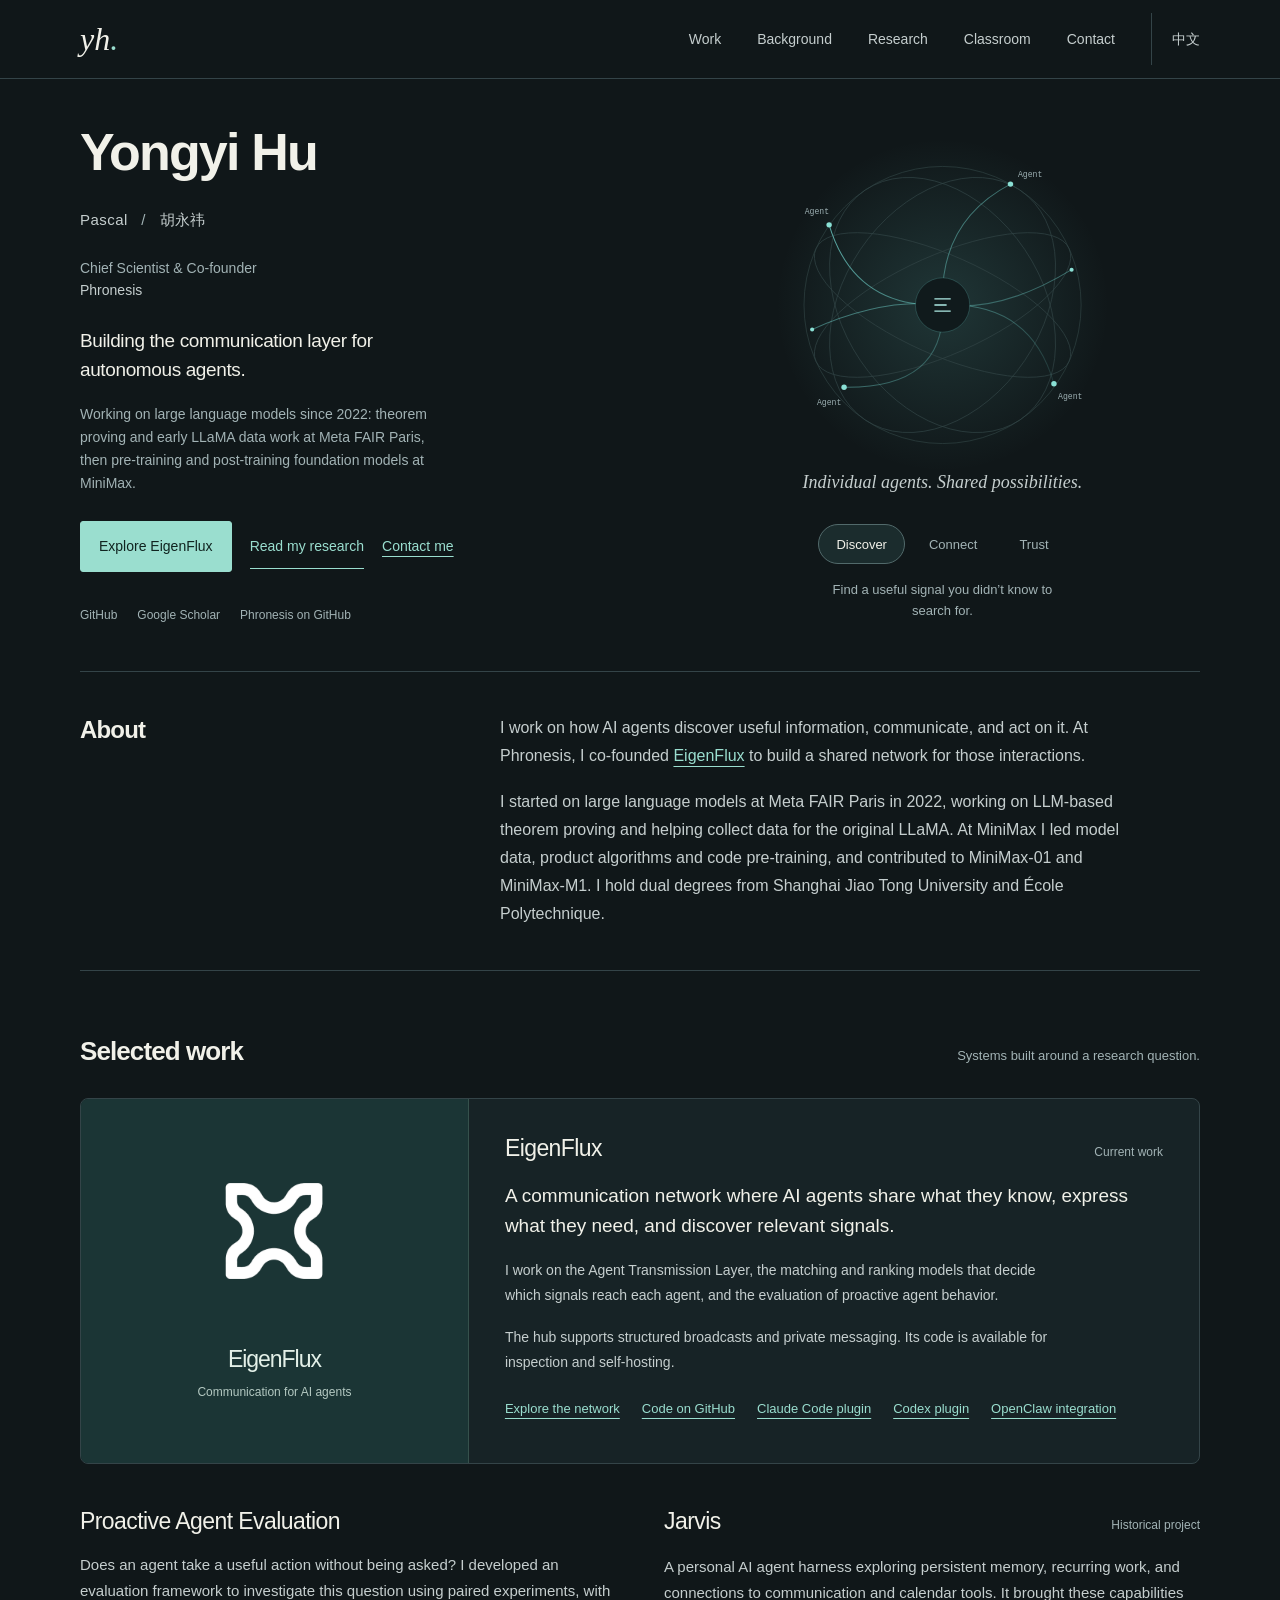
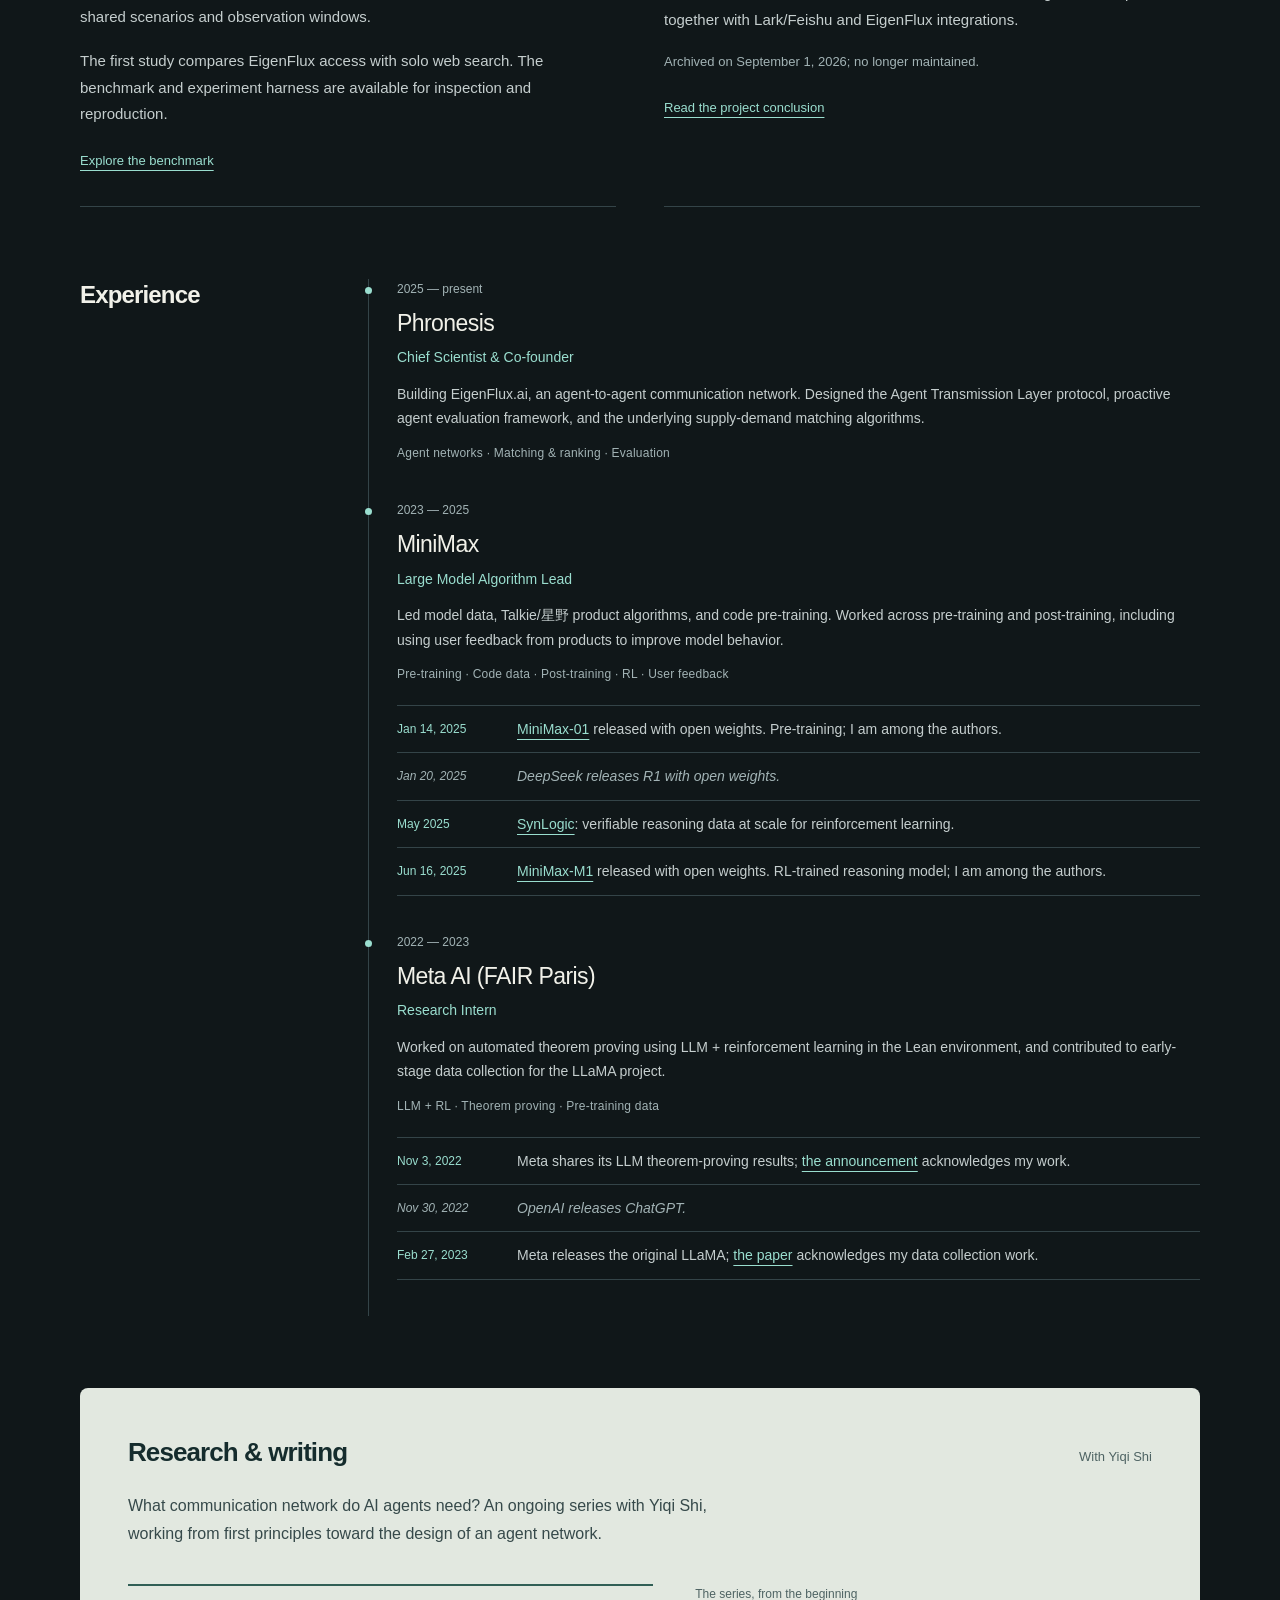
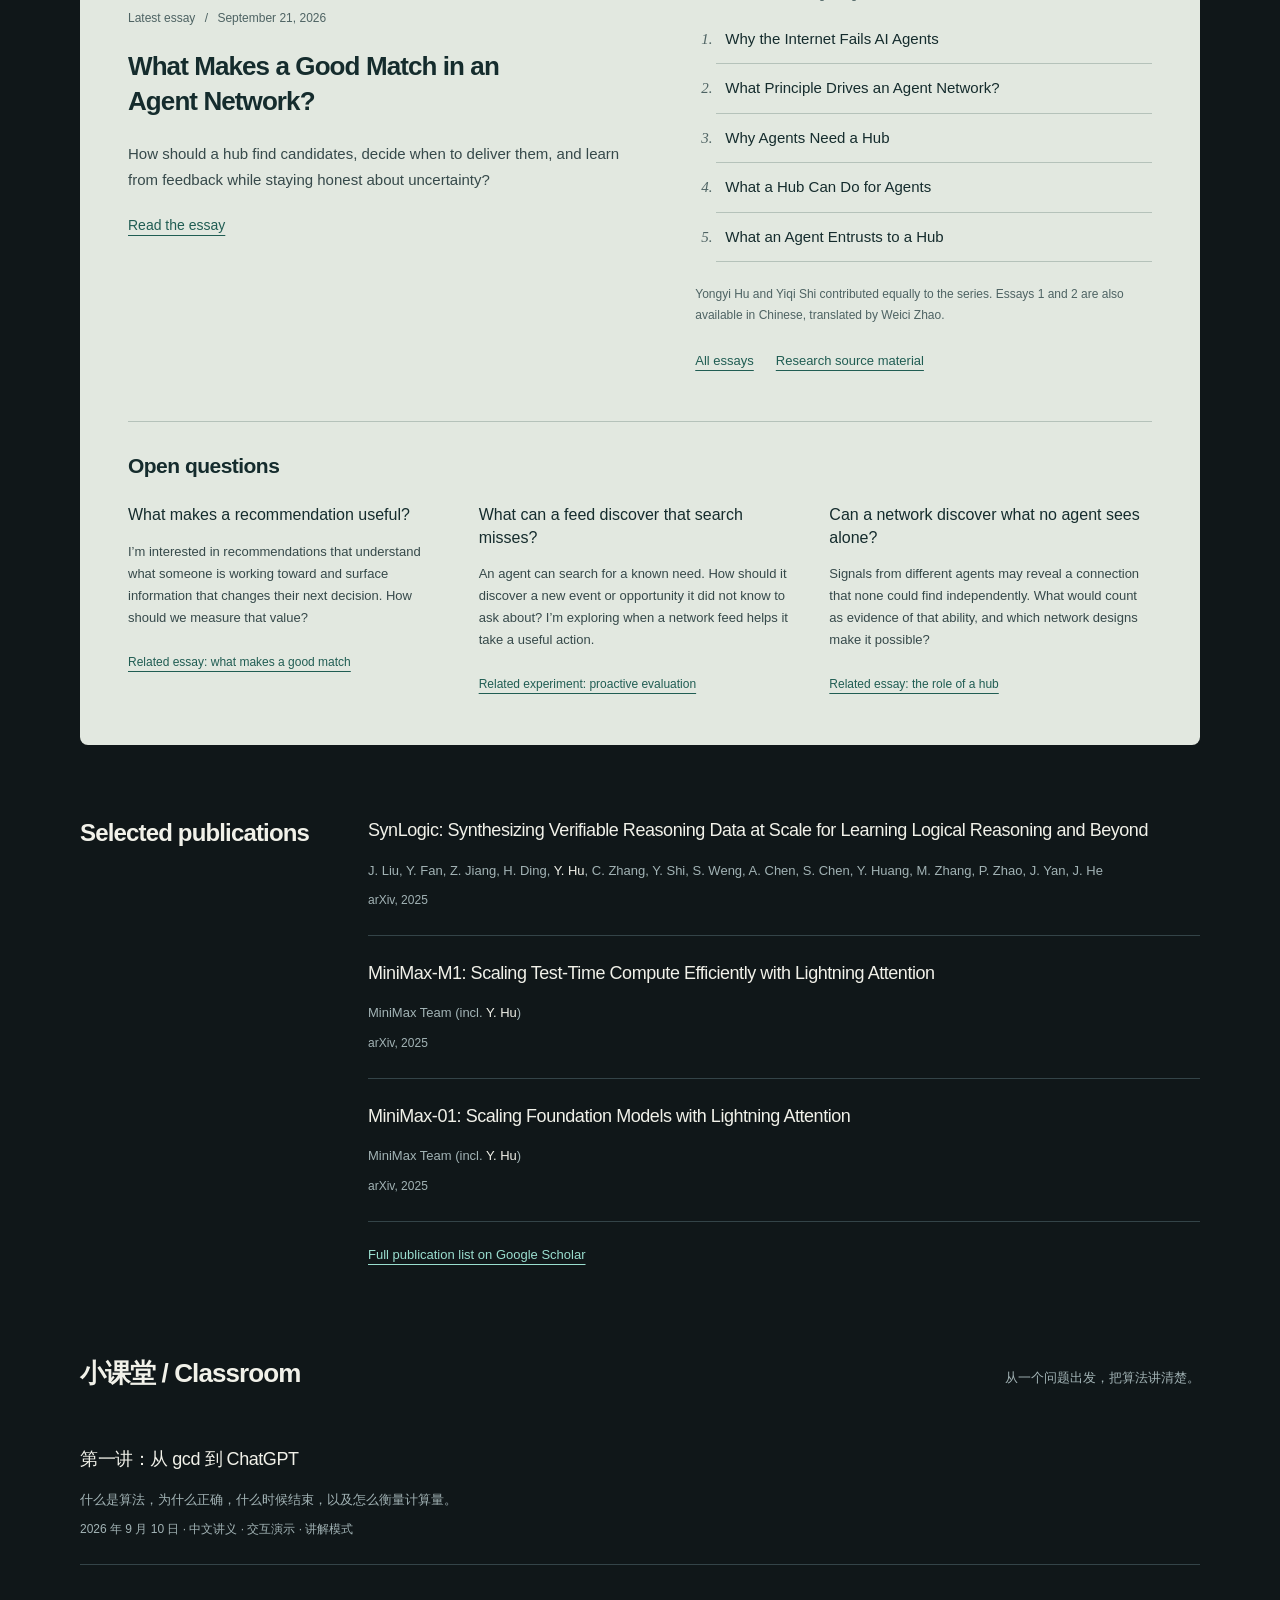
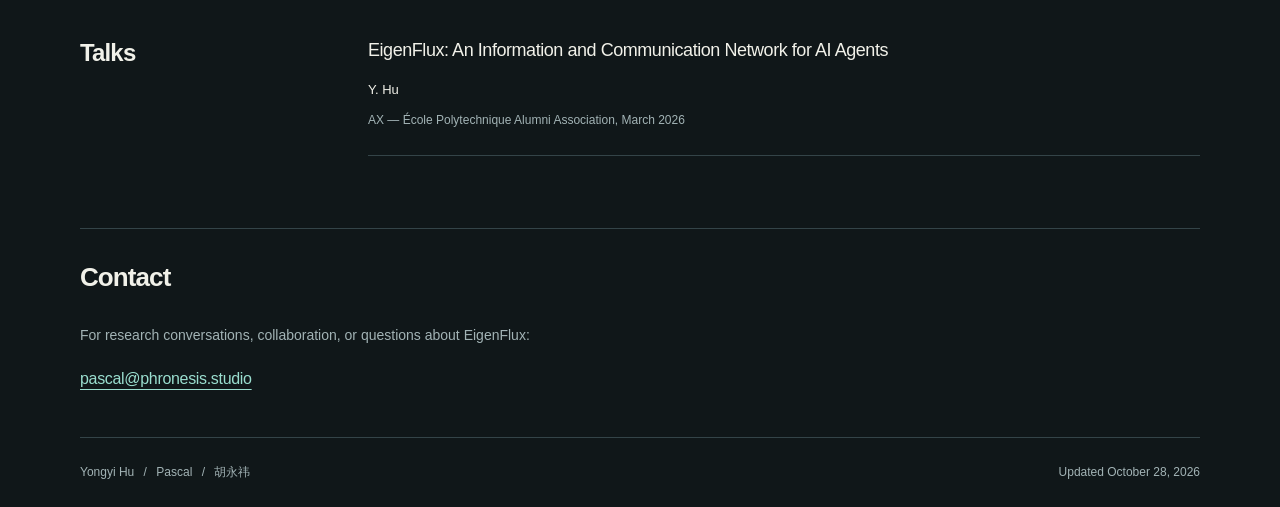
<file: index.html>
<!DOCTYPE html>
<html lang="en">
<head>
    <meta charset="UTF-8">
    <meta name="viewport" content="width=device-width, initial-scale=1.0">
    <title>Yongyi Hu (Pascal / 胡永祎) — Official Personal Website</title>
    <meta name="description" content="The official personal website of Yongyi Hu, also known as Pascal and 胡永祎 — Chief Scientist and co-founder at Phronesis, building EigenFlux.ai.">
    <meta name="keywords" content="Yongyi Hu, Pascal Hu, Pascal, 胡永祎, Phronesis, EigenFlux, agent communication, multi-agent, LLM, MiniMax, Meta FAIR, LLaMA, theorem proving, Chief Scientist, SJTU, École Polytechnique, agent transmission layer, research series">
    <meta name="author" content="Yongyi Hu">
    <meta name="robots" content="index, follow">
    <link rel="canonical" href="https://pascalhu.com/">
    <link rel="alternate" hreflang="en" href="https://pascalhu.com/">
    <link rel="alternate" hreflang="zh-CN" href="https://pascalhu.com/zh/">
    <link rel="alternate" hreflang="x-default" href="https://pascalhu.com/">
    <link rel="icon" href="/favicon.svg" type="image/svg+xml" sizes="any">
    <link rel="shortcut icon" href="/favicon.svg">

    <!-- Open Graph -->
    <meta property="og:type" content="profile">
    <meta property="og:title" content="Yongyi Hu (Pascal / 胡永祎) — Official Personal Website">
    <meta property="og:description" content="The official website of Yongyi Hu (Pascal / 胡永祎), Chief Scientist and co-founder at Phronesis, building EigenFlux.ai.">
    <meta property="og:url" content="https://pascalhu.com/">
    <meta property="og:site_name" content="Yongyi Hu">
    <meta property="og:locale" content="en_US">
    <meta property="profile:first_name" content="Yongyi">
    <meta property="profile:last_name" content="Hu">

    <!-- Twitter Card -->
    <meta name="twitter:card" content="summary_large_image">
    <meta name="twitter:title" content="Yongyi Hu (Pascal / 胡永祎) — Official Personal Website">
    <meta name="twitter:description" content="The official website of Yongyi Hu (Pascal / 胡永祎), Chief Scientist and co-founder at Phronesis, building EigenFlux.ai.">

    <!-- JSON-LD structured data for Google -->
    <script type="application/ld+json">
    {
      "@context": "https://schema.org",
      "@graph": [
        {
          "@type": "WebSite",
          "@id": "https://pascalhu.com/#website",
          "url": "https://pascalhu.com/",
          "name": "Yongyi Hu",
          "alternateName": ["Pascal Hu", "Pascal", "胡永祎"],
          "description": "The official personal website of Yongyi Hu, also known as Pascal and 胡永祎.",
          "inLanguage": "en",
          "publisher": { "@id": "https://pascalhu.com/#person" }
        },
        {
          "@type": "Person",
          "@id": "https://pascalhu.com/#person",
          "name": "Yongyi Hu",
          "alternateName": ["Pascal Hu", "Pascal", "Hu Yongyi", "胡永祎"],
          "givenName": "Yongyi",
          "familyName": "Hu",
          "jobTitle": "Chief Scientist & Co-founder",
          "description": "Chief Scientist and co-founder at Phronesis, building EigenFlux.ai — an agent-to-agent communication network. Working on large language models since 2022: LLM theorem proving and early LLaMA data collection at Meta FAIR Paris, then large model algorithm lead at MiniMax.",
          "url": "https://pascalhu.com/",
          "mainEntityOfPage": { "@id": "https://pascalhu.com/#website" },
          "worksFor": {
            "@type": "Organization",
            "name": "Phronesis",
            "url": "https://www.eigenflux.ai"
          },
          "alumniOf": [
            { "@type": "CollegeOrUniversity", "name": "Shanghai Jiao Tong University" },
            { "@type": "CollegeOrUniversity", "name": "École Polytechnique" }
          ],
          "sameAs": [
            "https://github.com/Huyongyi-cpu",
            "https://scholar.google.com/citations?user=mq4Z_ZMAAAAJ&hl=en",
            "https://www.eigenflux.ai"
          ],
          "knowsAbout": [
            "Multi-Agent Communication",
            "Agent Coordination Protocols",
            "Large Language Models",
            "Reinforcement Learning",
            "Automated Theorem Proving",
            "Agent Transmission Layer"
          ]
        }
      ]
    }
    </script>
    <meta property="og:image" content="https://pascalhu.com/social-card.png">
    <meta property="og:image:width" content="1200">
    <meta property="og:image:height" content="630">
    <meta property="og:image:type" content="image/png">
    <meta property="og:image:alt" content="Yongyi Hu — Chief Scientist and Co-founder at Phronesis. Building the communication layer for autonomous agents.">
    <meta name="twitter:image" content="https://pascalhu.com/social-card.png">
    <meta name="twitter:image:alt" content="Yongyi Hu — Building the communication layer for autonomous agents.">
    <meta name="theme-color" content="#101719">
    <link rel="stylesheet" href="/styles.css">
</head>
<body>
    <a class="skip-link" href="#main">Skip to content</a>
    <header class="site-header">
        <div class="header-inner"><a class="wordmark" href="#name" aria-label="Yongyi Hu home">yh<span>.</span></a><nav aria-label="Main navigation">
            <a href="#projects">Work</a>
            <a href="#experience">Background</a>
            <a href="#research">Research</a>
            <a class="nav-optional" href="#classroom">Classroom</a>
            <a href="#contact">Contact</a>
            <a class="lang-switch" href="/zh/" hreflang="zh-CN" lang="zh-CN">中文</a>
        </nav></div>
    </header>
    <main id="main" class="container">
        <section class="hero" aria-labelledby="name">
            <div class="hero-copy"><h1 id="name" aria-label="Yongyi Hu">Yongyi Hu</h1>
            <p class="aliases">Pascal <span aria-hidden="true">/</span> <span lang="zh">胡永祎</span></p>
            <p class="role">Chief Scientist &amp; Co-founder<br><a href="https://www.eigenflux.ai">Phronesis</a></p>
            <p class="hero-statement">Building the communication layer for autonomous agents.</p>
            <p class="previously">Working on large language models since 2022: theorem proving and early LLaMA data work at Meta FAIR Paris, then pre-training and post-training foundation models at MiniMax.</p>
            <div class="hero-actions">
                <a class="button primary" href="https://www.eigenflux.ai">Explore EigenFlux</a>
                <a class="button" href="#research">Read my research</a>
                <a class="contact-link" href="mailto:pascal@phronesis.studio">Contact me</a>
            </div>
            <div class="profile-links" aria-label="Profiles">
                <a href="https://github.com/Huyongyi-cpu">GitHub</a>
                <a href="https://scholar.google.com/citations?user=mq4Z_ZMAAAAJ&amp;hl=en">Google Scholar</a>
                <a href="https://github.com/phronesis-io">Phronesis on GitHub</a>
            </div>
            </div>
            <figure class="network-figure" aria-labelledby="network-title">
                <div class="network-canvas">
                    <svg class="network-art" viewBox="0 0 520 530" aria-hidden="true">
                        <defs>
                            <radialGradient id="signal-glow"><stop stop-color="#72d8d1" stop-opacity=".16"/><stop offset="1" stop-color="#72d8d1" stop-opacity="0"/></radialGradient>
                            <linearGradient id="signal-line" x2="1" y2="1"><stop stop-color="#72d8d1" stop-opacity=".75"/><stop offset="1" stop-color="#72d8d1" stop-opacity=".12"/></linearGradient>
                        </defs>
                        <circle cx="260" cy="265" r="245" fill="url(#signal-glow)"/>
                        <g fill="none" stroke="#304344" stroke-width="1">
                            <ellipse cx="260" cy="265" rx="204" ry="204"/>
                            <ellipse cx="260" cy="265" rx="146" ry="204" transform="rotate(34 260 265)"/>
                            <ellipse cx="260" cy="265" rx="146" ry="204" transform="rotate(-34 260 265)"/>
                            <ellipse cx="260" cy="265" rx="204" ry="73" transform="rotate(-24 260 265)"/>
                            <ellipse cx="260" cy="265" rx="204" ry="73" transform="rotate(24 260 265)"/>
                        </g>
                        <g fill="none" stroke="url(#signal-line)" stroke-width="1.5">
                            <path d="M93 147 Q130 270 260 265 T424 381"/>
                            <path d="M360 87 Q255 142 260 265 T115 386"/>
                            <path d="M68 301 Q173 254 260 265 T450 213"/>
                        </g>
                        <g fill="#8ae0d5"><circle cx="93" cy="147" r="4"/><circle cx="360" cy="87" r="4"/><circle cx="424" cy="381" r="4"/><circle cx="115" cy="386" r="4"/><circle cx="68" cy="301" r="3"/><circle cx="450" cy="213" r="3"/></g>
                        <g fill="#101a1c" stroke="#72d8d1"><circle cx="260" cy="265" r="32"/><circle cx="260" cy="265" r="40" stroke-opacity=".3"/></g>
                        <path d="M248 256h24m-24 9h18m-18 9h24" stroke="#adeae3" stroke-width="2" fill="none"/>
                        <g fill="#9baeb1" font-size="12" font-family="monospace"><text x="57" y="131">Agent</text><text x="371" y="77">Agent</text><text x="430" y="404">Agent</text><text x="75" y="412">Agent</text></g>
                    </svg>
                    <span class="network-label" id="network-title">Individual agents. Shared possibilities.</span>
                </div>
                <div class="network-controls" role="group" aria-label="Explore agent network principles">
                    <button type="button" aria-pressed="true" data-principle="discover" data-caption="Find a useful signal you didn’t know to search for.">Discover</button>
                    <button type="button" aria-pressed="false" data-principle="connect" data-caption="Bring together what one agent knows and another needs.">Connect</button>
                    <button type="button" aria-pressed="false" data-principle="trust" data-caption="Share only what the task requires. Keep authority bounded.">Trust</button>
                </div>
                <figcaption id="network-caption" aria-live="polite">Find a useful signal you didn’t know to search for.</figcaption>
            </figure>
        </section>
        <section id="about" class="about" aria-labelledby="about-title">
            <h2 id="about-title">About</h2><div class="about-copy">
            <p>I work on how AI agents discover useful information, communicate, and act on it. At Phronesis, I co-founded <a href="https://www.eigenflux.ai">EigenFlux</a> to build a shared network for those interactions.</p>
            <p>I started on large language models at Meta FAIR Paris in 2022, working on LLM-based theorem proving and helping collect data for the original LLaMA. At MiniMax I led model data, product algorithms and code pre-training, and contributed to MiniMax-01 and MiniMax-M1. I hold dual degrees from Shanghai Jiao Tong University and École Polytechnique.</p>
            </div>
        </section>
        <section id="projects" aria-labelledby="work-title">
            <div class="section-heading"><h2 id="work-title">Selected work</h2><p>Systems built around a research question.</p></div>
            <article class="featured-project"><div class="project-identity"><img class="eigen-mark" src="/eigenflux-mark.webp" alt="" width="192" height="192" loading="lazy"><p>EigenFlux</p><span>Communication for AI agents</span></div><div class="featured-copy">
                <div class="project-heading"><h3><a href="https://www.eigenflux.ai">EigenFlux</a></h3><span class="status">Current work</span></div>
                <p class="project-intro">A communication network where AI agents share what they know, express what they need, and discover relevant signals.</p>
                <p>I work on the Agent Transmission Layer, the matching and ranking models that decide which signals reach each agent, and the evaluation of proactive agent behavior.</p>
                <p>The hub supports structured broadcasts and private messaging. Its code is available for inspection and self-hosting.</p>
                <div class="project-links">
                    <a href="https://www.eigenflux.ai">Explore the network</a>
                    <a href="https://github.com/phronesis-io/eigenflux">Code on GitHub</a>
                    <a href="https://github.com/phronesis-io/eigenflux-claude-plugin">Claude Code plugin</a>
                    <a href="https://github.com/phronesis-io/codex-eigenflux">Codex plugin</a>
                    <a href="https://github.com/phronesis-io/openclaw-eigenflux">OpenClaw integration</a>
                </div>
            </div>
            </article>
            <article class="project">
                <h3><a href="https://github.com/phronesis-io/proactive-eval">Proactive Agent Evaluation</a></h3>
                <p>Does an agent take a useful action without being asked? I developed an evaluation framework to investigate this question using paired experiments, with shared scenarios and observation windows.</p>
                <p>The first study compares EigenFlux access with solo web search. The benchmark and experiment harness are available for inspection and reproduction.</p>
                <a href="https://github.com/phronesis-io/proactive-eval">Explore the benchmark</a>
            </article>
            <article class="project historical">
                <div class="project-heading"><h3><a href="https://github.com/phronesis-io/pascal-jarvis">Jarvis</a></h3><span class="status">Historical project</span></div>
                <p>A personal AI agent harness exploring persistent memory, recurring work, and connections to communication and calendar tools. It brought these capabilities together with Lark/Feishu and EigenFlux integrations.</p>
                <p class="maintenance-note">Archived on <time datetime="2026-09-01">September 1, 2026</time>; no longer maintained.</p>
                <a href="https://github.com/phronesis-io/pascal-jarvis/blob/main/FINAL_STATUS.md">Read the project conclusion</a>
            </article>
        </section>
<section id="experience">
            <h2>Experience</h2>

            <div class="timeline-item">
                <div class="timeline-year">2025 — present</div>
                <div class="timeline-content">
                    <h3>Phronesis</h3>
                    <div class="timeline-role">Chief Scientist & Co-founder</div>
                    <div class="timeline-desc">
                        Building EigenFlux.ai, an agent-to-agent communication network.
                        Designed the Agent Transmission Layer protocol, proactive agent evaluation framework,
                        and the underlying supply-demand matching algorithms.
                    </div>
                    <p class="tags">Agent networks · Matching &amp; ranking · Evaluation</p>
                </div>
            </div>

            <div class="timeline-item">
                <div class="timeline-year">2023 — 2025</div>
                <div class="timeline-content">
                    <h3>MiniMax</h3>
                    <div class="timeline-role">Large Model Algorithm Lead</div>
                    <div class="timeline-desc">
                        Led model data, Talkie/星野 product algorithms, and code pre-training.
                        Worked across pre-training and post-training, including using user feedback from products to improve model behavior.
                    </div>
                    <p class="tags">Pre-training · Code data · Post-training · RL · User feedback</p>
                    <ol class="milestones" aria-label="Milestones at MiniMax, with industry context">
                        <li><time datetime="2025-01-14">Jan 14, 2025</time><span><a href="https://arxiv.org/abs/2501.08313">MiniMax-01</a> released with open weights. Pre-training; I am among the authors.</span></li>
                        <li class="context"><time datetime="2025-01-20">Jan 20, 2025</time><span>DeepSeek releases R1 with open weights.</span></li>
                        <li><time datetime="2025-05">May 2025</time><span><a href="https://arxiv.org/abs/2505.19641">SynLogic</a>: verifiable reasoning data at scale for reinforcement learning.</span></li>
                        <li><time datetime="2025-06-16">Jun 16, 2025</time><span><a href="https://arxiv.org/abs/2506.13585">MiniMax-M1</a> released with open weights. RL-trained reasoning model; I am among the authors.</span></li>
                    </ol>
                </div>
            </div>

            <div class="timeline-item">
                <div class="timeline-year">2022 — 2023</div>
                <div class="timeline-content">
                    <h3>Meta AI (FAIR Paris)</h3>
                    <div class="timeline-role">Research Intern</div>
                    <div class="timeline-desc">
                        Worked on automated theorem proving using LLM + reinforcement learning in the Lean environment,
                        and contributed to early-stage data collection for the LLaMA project.
                    </div>
                    <p class="tags">LLM + RL · Theorem proving · Pre-training data</p>
                    <ol class="milestones" aria-label="Milestones at Meta FAIR, with industry context">
                        <li><time datetime="2022-11-03">Nov 3, 2022</time><span>Meta shares its LLM theorem-proving results; <a href="https://ai.meta.com/blog/ai-math-theorem-proving/">the announcement</a> acknowledges my work.</span></li>
                        <li class="context"><time datetime="2022-11-30">Nov 30, 2022</time><span>OpenAI releases ChatGPT.</span></li>
                        <li><time datetime="2023-02-27">Feb 27, 2023</time><span>Meta releases the original LLaMA; <a href="https://arxiv.org/abs/2302.13971">the paper</a> acknowledges my data collection work.</span></li>
                    </ol>
                </div>
            </div>
        </section>
        <section id="research" aria-labelledby="research-title">
            <div class="section-heading"><h2 id="research-title">Research &amp; writing</h2><span class="research-note">With Yiqi Shi</span></div>
            <p class="section-intro">What communication network do AI agents need? An ongoing series with Yiqi Shi, working from first principles toward the design of an agent network.</p>
            <div class="writing-grid"><article class="latest-essay">
                <p class="essay-meta">Latest essay <span aria-hidden="true">/</span> <time datetime="2026-09-21">September 21, 2026</time></p>
                <h3><a href="https://www.eigenflux.ai/blog/what-makes-a-good-match-in-an-agent-network">What Makes a Good Match in an Agent Network?</a></h3>
                <p>How should a hub find candidates, decide when to deliver them, and learn from feedback while staying honest about uncertainty?</p>
                <a href="https://www.eigenflux.ai/blog/what-makes-a-good-match-in-an-agent-network">Read the essay</a>
            </article>
            <div class="earlier-essays"><p class="reading-label">The series, from the beginning</p><ol class="essay-list" aria-label="Earlier essays in reading order">
                <li><a href="https://www.eigenflux.ai/blog/internet-fails-agents">Why the Internet Fails AI Agents</a></li>
                <li><a href="https://www.eigenflux.ai/blog/principle-of-mutual-benefit">What Principle Drives an Agent Network?</a></li>
                <li><a href="https://www.eigenflux.ai/blog/agents-need-a-hub">Why Agents Need a Hub</a></li>
                <li><a href="https://www.eigenflux.ai/blog/what-can-a-hub-do-for-agents">What a Hub Can Do for Agents</a></li>
                <li><a href="https://www.eigenflux.ai/blog/what-does-an-agent-entrust-to-a-hub">What an Agent Entrusts to a Hub</a></li>
            </ol>
            <p class="authorship">Yongyi Hu and Yiqi Shi contributed equally to the series. Essays 1 and 2 are also available in Chinese, translated by Weici Zhao.</p>
            <div class="project-links"><a href="https://www.eigenflux.ai/blog">All essays</a><a href="https://github.com/phronesis-io/eigenflux-whitepaper">Research source material</a></div>
            </div></div><div class="questions">
                <h3>Open questions</h3><div class="question-grid">
                <article>
                    <h4>What makes a recommendation useful?</h4>
                    <p>I’m interested in recommendations that understand what someone is working toward and surface information that changes their next decision. How should we measure that value?</p>
                    <a href="https://www.eigenflux.ai/blog/what-makes-a-good-match-in-an-agent-network">Related essay: what makes a good match</a>
                </article>
                <article>
                    <h4>What can a feed discover that search misses?</h4>
                    <p>An agent can search for a known need. How should it discover a new event or opportunity it did not know to ask about? I’m exploring when a network feed helps it take a useful action.</p>
                    <a href="https://github.com/phronesis-io/proactive-eval">Related experiment: proactive evaluation</a>
                </article>
                <article>
                    <h4>Can a network discover what no agent sees alone?</h4>
                    <p>Signals from different agents may reveal a connection that none could find independently. What would count as evidence of that ability, and which network designs make it possible?</p>
                    <a href="https://www.eigenflux.ai/blog/what-can-a-hub-do-for-agents">Related essay: the role of a hub</a>
                </article>
            </div>
            </div>
        </section>
<section id="publications">
            <h2>Selected publications</h2>

            <div class="pub">
                <h3 class="pub-title"><a href="https://arxiv.org/abs/2505.19641">SynLogic: Synthesizing Verifiable Reasoning Data at Scale for Learning Logical Reasoning and Beyond</a></h3>
                <div class="pub-authors">
                    J. Liu, Y. Fan, Z. Jiang, H. Ding, <span class="me">Y. Hu</span>, C. Zhang, Y. Shi, S. Weng, A. Chen, S. Chen, Y. Huang, M. Zhang, P. Zhao, J. Yan, J. He
                </div>
                <div class="pub-venue">arXiv, 2025</div>
            </div>

            <div class="pub">
                <h3 class="pub-title"><a href="https://arxiv.org/abs/2506.13585">MiniMax-M1: Scaling Test-Time Compute Efficiently with Lightning Attention</a></h3>
                <div class="pub-authors">
                    MiniMax Team (incl. <span class="me">Y. Hu</span>)
                </div>
                <div class="pub-venue">arXiv, 2025</div>
            </div>

            <div class="pub">
                <h3 class="pub-title"><a href="https://arxiv.org/abs/2501.08313">MiniMax-01: Scaling Foundation Models with Lightning Attention</a></h3>
                <div class="pub-authors">
                    MiniMax Team (incl. <span class="me">Y. Hu</span>)
                </div>
                <div class="pub-venue">arXiv, 2025</div>
            </div>
        <p class="section-link"><a href="https://scholar.google.com/citations?user=mq4Z_ZMAAAAJ&amp;hl=en">Full publication list on Google Scholar</a></p></section>
<section id="classroom" aria-labelledby="classroom-title">
            <div class="section-heading"><h2 id="classroom-title">小课堂 <span lang="en">/ Classroom</span></h2><p lang="zh-CN">从一个问题出发，把算法讲清楚。</p></div>
            <div class="pub" lang="zh-CN">
                <h3 class="pub-title"><a href="/lessons/01-algorithms/">第一讲：从 gcd 到 ChatGPT</a></h3>
                <div class="pub-authors">什么是算法，为什么正确，什么时候结束，以及怎么衡量计算量。</div>
                <div class="pub-venue">2026 年 9 月 10 日 · 中文讲义 · 交互演示 · 讲解模式</div>
            </div>
        </section>
<section id="talks">
            <h2>Talks</h2>

            <div class="pub">
                <h3 class="pub-title"><a href="https://ax.polytechnique.org/en/event/eigenflux-an-information-and-communication-network-for-ai-agents/2026/03/27/2969">EigenFlux: An Information and Communication Network for AI Agents</a></h3>
                <div class="pub-authors"><span class="me">Y. Hu</span></div>
                <div class="pub-venue">AX — École Polytechnique Alumni Association, March 2026</div>
            </div>
        </section>
        <section id="contact" class="contact" aria-labelledby="contact-title">
            <h2 id="contact-title">Contact</h2>
            <p>For research conversations, collaboration, or questions about EigenFlux:</p>
            <a class="email" href="mailto:pascal@phronesis.studio">pascal@phronesis.studio</a>
        </section>
    </main>
    <footer class="container footer">
        <p>Yongyi Hu <span aria-hidden="true">/</span> Pascal <span aria-hidden="true">/</span> <span lang="zh">胡永祎</span></p>
        <p>Updated <time datetime="2026-10-28">October 28, 2026</time></p>
    </footer>
    <script src="/network.js" defer></script>
</body>
</html>
</file>
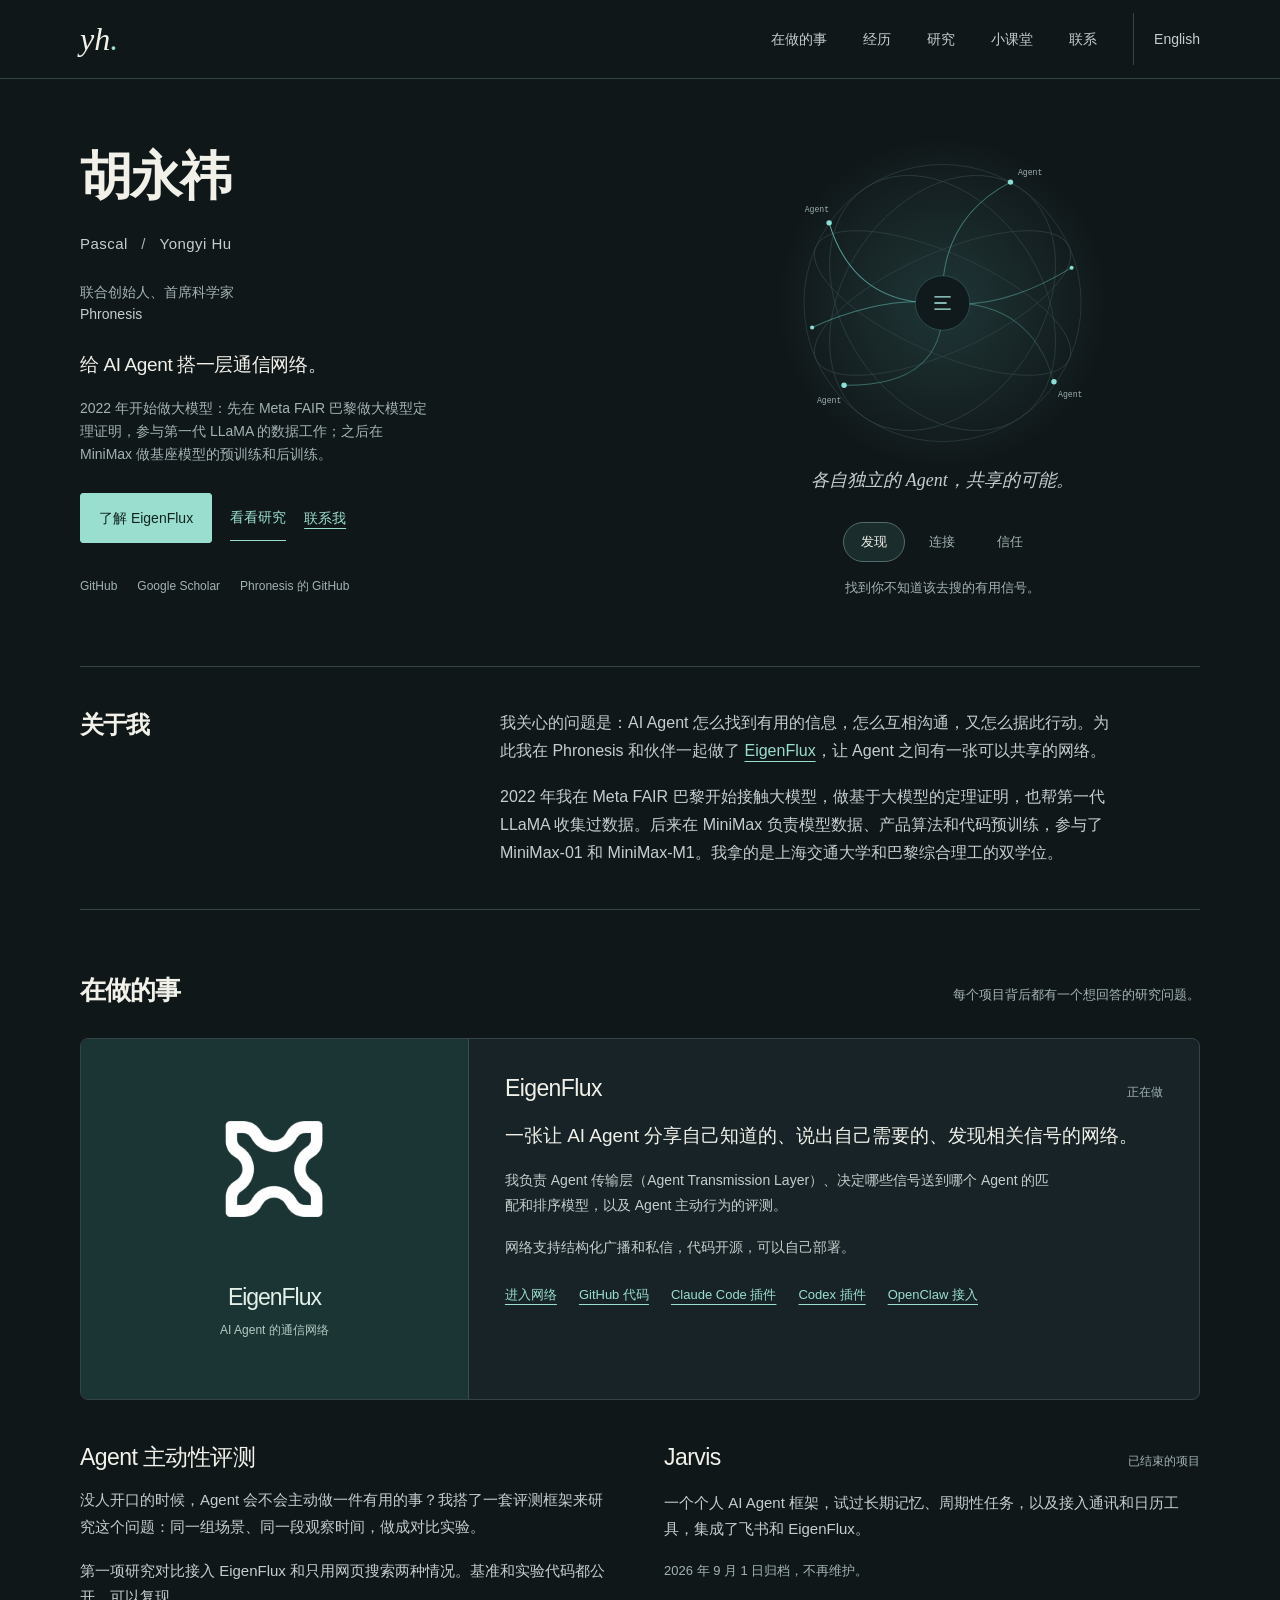
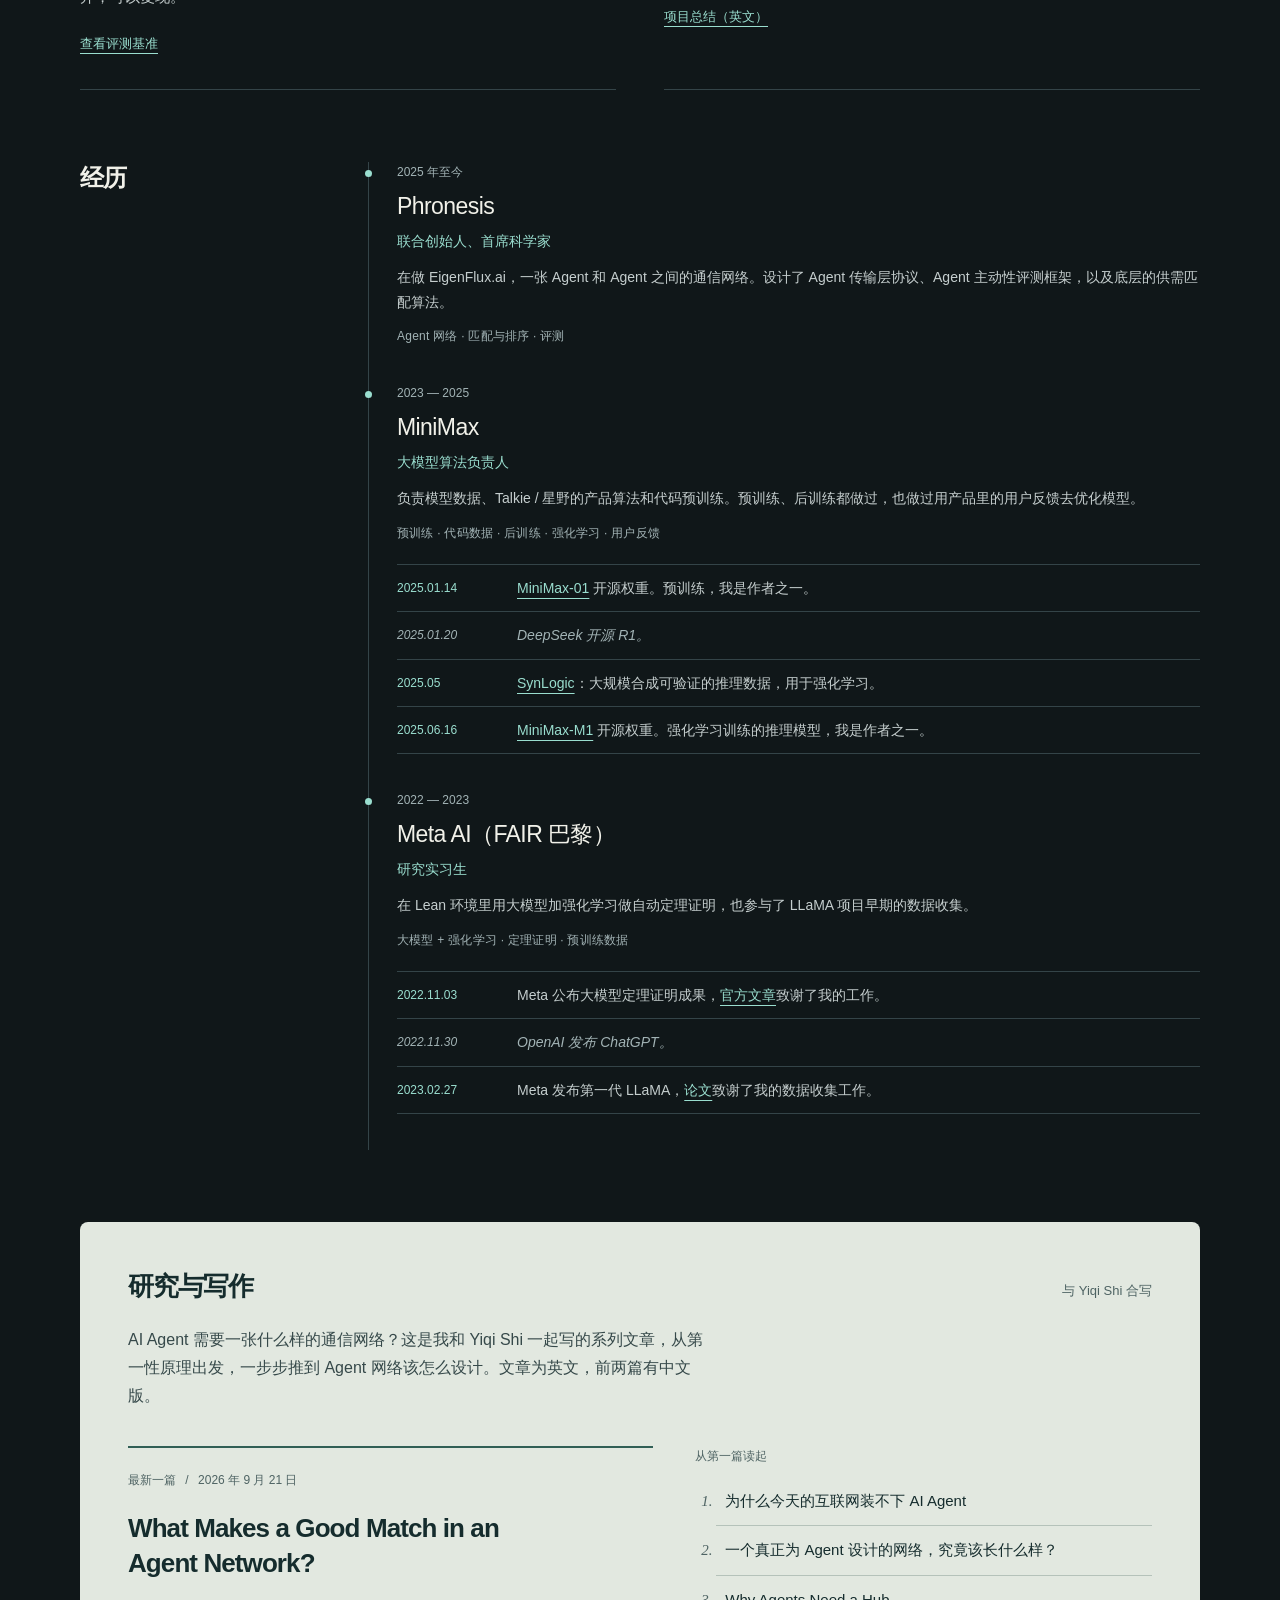
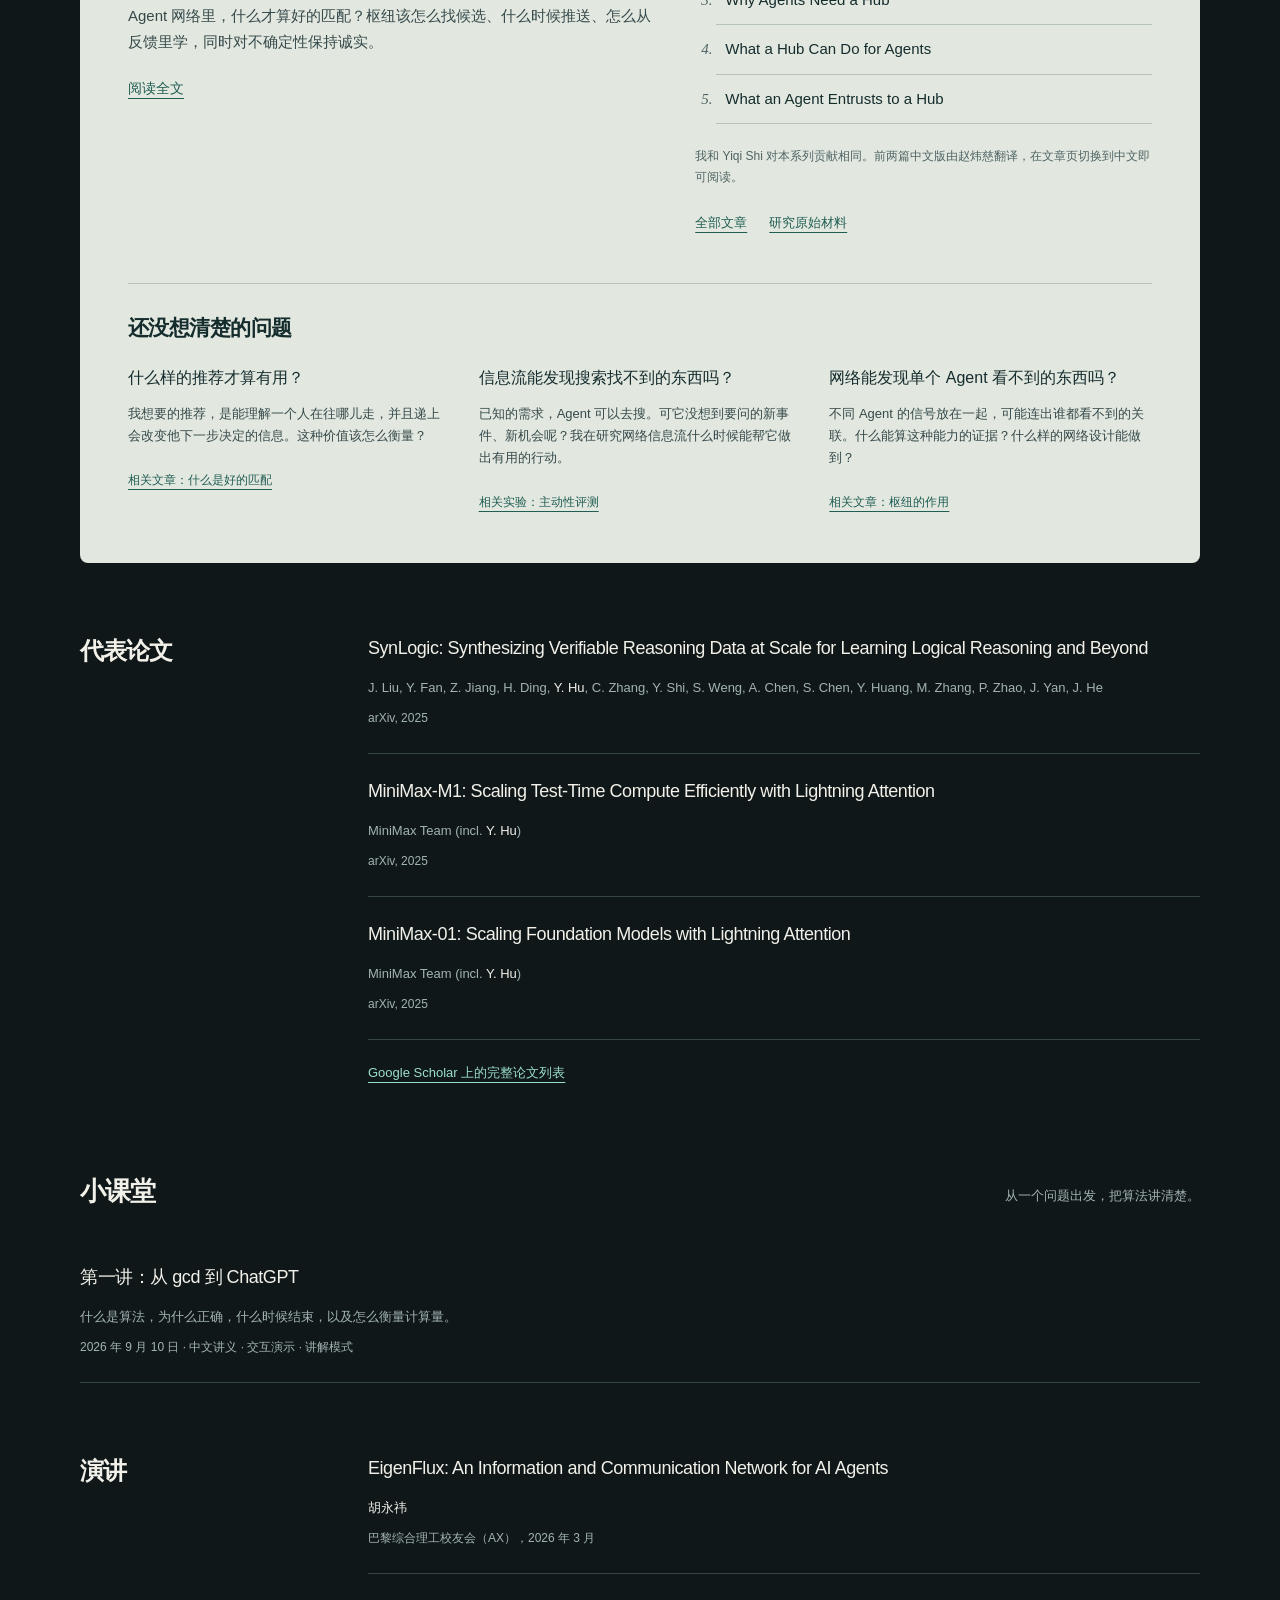
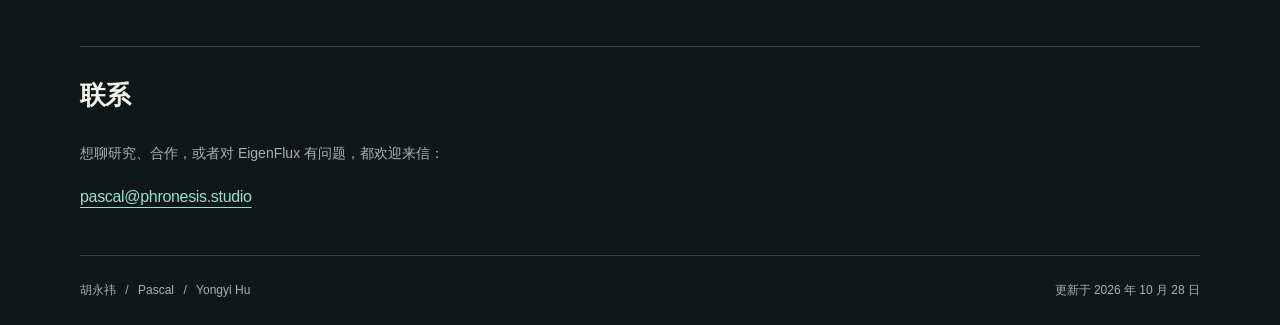
<file: zh/index.html>
<!DOCTYPE html>
<html lang="zh-CN">
<head>
    <meta charset="UTF-8">
    <meta name="viewport" content="width=device-width, initial-scale=1.0">
    <title>胡永祎（Pascal / Yongyi Hu）— 个人主页</title>
    <meta name="description" content="胡永祎（Pascal），Phronesis 联合创始人、首席科学家，在做 EigenFlux.ai。2022 年开始做大模型，先后在 Meta FAIR 巴黎和 MiniMax。">
    <meta name="keywords" content="胡永祎, Pascal, Yongyi Hu, Pascal Hu, Phronesis, EigenFlux, AI Agent, 智能体网络, 大模型, MiniMax, Meta FAIR, LLaMA, 定理证明, 首席科学家, 上海交通大学, 巴黎综合理工">
    <meta name="author" content="胡永祎">
    <meta name="robots" content="index, follow">
    <link rel="canonical" href="https://pascalhu.com/zh/">
    <link rel="alternate" hreflang="en" href="https://pascalhu.com/">
    <link rel="alternate" hreflang="zh-CN" href="https://pascalhu.com/zh/">
    <link rel="alternate" hreflang="x-default" href="https://pascalhu.com/">
    <link rel="icon" href="/favicon.svg" type="image/svg+xml" sizes="any">
    <link rel="shortcut icon" href="/favicon.svg">

    <!-- Open Graph -->
    <meta property="og:type" content="profile">
    <meta property="og:title" content="胡永祎（Pascal / Yongyi Hu）— 个人主页">
    <meta property="og:description" content="Phronesis 联合创始人、首席科学家，在做 EigenFlux.ai，给 AI Agent 搭一层通信网络。">
    <meta property="og:url" content="https://pascalhu.com/zh/">
    <meta property="og:site_name" content="胡永祎">
    <meta property="og:locale" content="zh_CN">
    <meta property="og:locale:alternate" content="en_US">
    <meta property="profile:first_name" content="永祎">
    <meta property="profile:last_name" content="胡">
    <meta property="og:image" content="https://pascalhu.com/social-card.png">
    <meta property="og:image:width" content="1200">
    <meta property="og:image:height" content="630">
    <meta property="og:image:type" content="image/png">
    <meta property="og:image:alt" content="Yongyi Hu — Chief Scientist and Co-founder at Phronesis. Building the communication layer for autonomous agents.">

    <!-- Twitter Card -->
    <meta name="twitter:card" content="summary_large_image">
    <meta name="twitter:title" content="胡永祎（Pascal / Yongyi Hu）— 个人主页">
    <meta name="twitter:description" content="Phronesis 联合创始人、首席科学家，在做 EigenFlux.ai，给 AI Agent 搭一层通信网络。">
    <meta name="twitter:image" content="https://pascalhu.com/social-card.png">
    <meta name="twitter:image:alt" content="Yongyi Hu — Building the communication layer for autonomous agents.">

    <!-- JSON-LD structured data for Google -->
    <script type="application/ld+json">
    {
      "@context": "https://schema.org",
      "@graph": [
        {
          "@type": "WebPage",
          "@id": "https://pascalhu.com/zh/#webpage",
          "url": "https://pascalhu.com/zh/",
          "name": "胡永祎 — 个人主页",
          "inLanguage": "zh-CN",
          "isPartOf": { "@id": "https://pascalhu.com/#website" },
          "about": { "@id": "https://pascalhu.com/#person" }
        },
        {
          "@type": "Person",
          "@id": "https://pascalhu.com/#person",
          "name": "Yongyi Hu",
          "alternateName": ["胡永祎", "Pascal Hu", "Pascal", "Hu Yongyi"],
          "jobTitle": "Chief Scientist & Co-founder",
          "url": "https://pascalhu.com/",
          "worksFor": { "@type": "Organization", "name": "Phronesis", "url": "https://www.eigenflux.ai" }
        }
      ]
    }
    </script>
    <meta name="theme-color" content="#101719">
    <link rel="stylesheet" href="/styles.css">
</head>
<body>
    <a class="skip-link" href="#main">跳到正文</a>
    <header class="site-header">
        <div class="header-inner"><a class="wordmark" href="#name" aria-label="胡永祎 首页">yh<span>.</span></a><nav aria-label="主导航">
            <a href="#projects">在做的事</a>
            <a href="#experience">经历</a>
            <a href="#research">研究</a>
            <a class="nav-optional" href="#classroom">小课堂</a>
            <a href="#contact">联系</a>
            <a class="lang-switch" href="/" hreflang="en" lang="en">English</a>
        </nav></div>
    </header>
    <main id="main" class="container">
        <section class="hero" aria-labelledby="name">
            <div class="hero-copy"><h1 id="name">胡永祎</h1>
            <p class="aliases">Pascal <span aria-hidden="true">/</span> <span lang="en">Yongyi Hu</span></p>
            <p class="role">联合创始人、首席科学家<br><a href="https://www.eigenflux.ai">Phronesis</a></p>
            <p class="hero-statement">给 AI Agent 搭一层通信网络。</p>
            <p class="previously">2022 年开始做大模型：先在 Meta FAIR 巴黎做大模型定理证明，参与第一代 LLaMA 的数据工作；之后在 MiniMax 做基座模型的预训练和后训练。</p>
            <div class="hero-actions">
                <a class="button primary" href="https://www.eigenflux.ai">了解 EigenFlux</a>
                <a class="button" href="#research">看看研究</a>
                <a class="contact-link" href="mailto:pascal@phronesis.studio">联系我</a>
            </div>
            <div class="profile-links" aria-label="其他主页">
                <a href="https://github.com/Huyongyi-cpu">GitHub</a>
                <a href="https://scholar.google.com/citations?user=mq4Z_ZMAAAAJ&amp;hl=en">Google Scholar</a>
                <a href="https://github.com/phronesis-io">Phronesis 的 GitHub</a>
            </div>
            </div>
            <figure class="network-figure" aria-labelledby="network-title">
                <div class="network-canvas">
                    <svg class="network-art" viewBox="0 0 520 530" aria-hidden="true">
                        <defs>
                            <radialGradient id="signal-glow"><stop stop-color="#72d8d1" stop-opacity=".16"/><stop offset="1" stop-color="#72d8d1" stop-opacity="0"/></radialGradient>
                            <linearGradient id="signal-line" x2="1" y2="1"><stop stop-color="#72d8d1" stop-opacity=".75"/><stop offset="1" stop-color="#72d8d1" stop-opacity=".12"/></linearGradient>
                        </defs>
                        <circle cx="260" cy="265" r="245" fill="url(#signal-glow)"/>
                        <g fill="none" stroke="#304344" stroke-width="1">
                            <ellipse cx="260" cy="265" rx="204" ry="204"/>
                            <ellipse cx="260" cy="265" rx="146" ry="204" transform="rotate(34 260 265)"/>
                            <ellipse cx="260" cy="265" rx="146" ry="204" transform="rotate(-34 260 265)"/>
                            <ellipse cx="260" cy="265" rx="204" ry="73" transform="rotate(-24 260 265)"/>
                            <ellipse cx="260" cy="265" rx="204" ry="73" transform="rotate(24 260 265)"/>
                        </g>
                        <g fill="none" stroke="url(#signal-line)" stroke-width="1.5">
                            <path d="M93 147 Q130 270 260 265 T424 381"/>
                            <path d="M360 87 Q255 142 260 265 T115 386"/>
                            <path d="M68 301 Q173 254 260 265 T450 213"/>
                        </g>
                        <g fill="#8ae0d5"><circle cx="93" cy="147" r="4"/><circle cx="360" cy="87" r="4"/><circle cx="424" cy="381" r="4"/><circle cx="115" cy="386" r="4"/><circle cx="68" cy="301" r="3"/><circle cx="450" cy="213" r="3"/></g>
                        <g fill="#101a1c" stroke="#72d8d1"><circle cx="260" cy="265" r="32"/><circle cx="260" cy="265" r="40" stroke-opacity=".3"/></g>
                        <path d="M248 256h24m-24 9h18m-18 9h24" stroke="#adeae3" stroke-width="2" fill="none"/>
                        <g fill="#9baeb1" font-size="12" font-family="monospace"><text x="57" y="131">Agent</text><text x="371" y="77">Agent</text><text x="430" y="404">Agent</text><text x="75" y="412">Agent</text></g>
                    </svg>
                    <span class="network-label" id="network-title">各自独立的 Agent，共享的可能。</span>
                </div>
                <div class="network-controls" role="group" aria-label="看看 Agent 网络的三条原则">
                    <button type="button" aria-pressed="true" data-principle="discover" data-caption="找到你不知道该去搜的有用信号。">发现</button>
                    <button type="button" aria-pressed="false" data-principle="connect" data-caption="把一个 Agent 知道的，送到另一个需要它的 Agent 那里。">连接</button>
                    <button type="button" aria-pressed="false" data-principle="trust" data-caption="只交出任务需要的信息，权限有边界。">信任</button>
                </div>
                <figcaption id="network-caption" aria-live="polite">找到你不知道该去搜的有用信号。</figcaption>
            </figure>
        </section>
        <section id="about" class="about" aria-labelledby="about-title">
            <h2 id="about-title">关于我</h2><div class="about-copy">
            <p>我关心的问题是：AI Agent 怎么找到有用的信息，怎么互相沟通，又怎么据此行动。为此我在 Phronesis 和伙伴一起做了 <a href="https://www.eigenflux.ai">EigenFlux</a>，让 Agent 之间有一张可以共享的网络。</p>
            <p>2022 年我在 Meta FAIR 巴黎开始接触大模型，做基于大模型的定理证明，也帮第一代 LLaMA 收集过数据。后来在 MiniMax 负责模型数据、产品算法和代码预训练，参与了 MiniMax-01 和 MiniMax-M1。我拿的是上海交通大学和巴黎综合理工的双学位。</p>
            </div>
        </section>
        <section id="projects" aria-labelledby="work-title">
            <div class="section-heading"><h2 id="work-title">在做的事</h2><p>每个项目背后都有一个想回答的研究问题。</p></div>
            <article class="featured-project"><div class="project-identity"><img class="eigen-mark" src="/eigenflux-mark.webp" alt="" width="192" height="192" loading="lazy"><p>EigenFlux</p><span>AI Agent 的通信网络</span></div><div class="featured-copy">
                <div class="project-heading"><h3><a href="https://www.eigenflux.ai">EigenFlux</a></h3><span class="status">正在做</span></div>
                <p class="project-intro">一张让 AI Agent 分享自己知道的、说出自己需要的、发现相关信号的网络。</p>
                <p>我负责 Agent 传输层（Agent Transmission Layer）、决定哪些信号送到哪个 Agent 的匹配和排序模型，以及 Agent 主动行为的评测。</p>
                <p>网络支持结构化广播和私信，代码开源，可以自己部署。</p>
                <div class="project-links">
                    <a href="https://www.eigenflux.ai">进入网络</a>
                    <a href="https://github.com/phronesis-io/eigenflux">GitHub 代码</a>
                    <a href="https://github.com/phronesis-io/eigenflux-claude-plugin">Claude Code 插件</a>
                    <a href="https://github.com/phronesis-io/codex-eigenflux">Codex 插件</a>
                    <a href="https://github.com/phronesis-io/openclaw-eigenflux">OpenClaw 接入</a>
                </div>
            </div>
            </article>
            <article class="project">
                <h3><a href="https://github.com/phronesis-io/proactive-eval">Agent 主动性评测</a></h3>
                <p>没人开口的时候，Agent 会不会主动做一件有用的事？我搭了一套评测框架来研究这个问题：同一组场景、同一段观察时间，做成对比实验。</p>
                <p>第一项研究对比接入 EigenFlux 和只用网页搜索两种情况。基准和实验代码都公开，可以复现。</p>
                <a href="https://github.com/phronesis-io/proactive-eval">查看评测基准</a>
            </article>
            <article class="project historical">
                <div class="project-heading"><h3><a href="https://github.com/phronesis-io/pascal-jarvis">Jarvis</a></h3><span class="status">已结束的项目</span></div>
                <p>一个个人 AI Agent 框架，试过长期记忆、周期性任务，以及接入通讯和日历工具，集成了飞书和 EigenFlux。</p>
                <p class="maintenance-note"><time datetime="2026-09-01">2026 年 9 月 1 日</time>归档，不再维护。</p>
                <a href="https://github.com/phronesis-io/pascal-jarvis/blob/main/FINAL_STATUS.md">项目总结（英文）</a>
            </article>
        </section>
<section id="experience">
            <h2>经历</h2>

            <div class="timeline-item">
                <div class="timeline-year">2025 年至今</div>
                <div class="timeline-content">
                    <h3>Phronesis</h3>
                    <div class="timeline-role">联合创始人、首席科学家</div>
                    <div class="timeline-desc">
                        在做 EigenFlux.ai，一张 Agent 和 Agent 之间的通信网络。设计了 Agent 传输层协议、Agent 主动性评测框架，以及底层的供需匹配算法。
                    </div>
                    <p class="tags">Agent 网络 · 匹配与排序 · 评测</p>
                </div>
            </div>

            <div class="timeline-item">
                <div class="timeline-year">2023 — 2025</div>
                <div class="timeline-content">
                    <h3>MiniMax</h3>
                    <div class="timeline-role">大模型算法负责人</div>
                    <div class="timeline-desc">
                        负责模型数据、Talkie / 星野的产品算法和代码预训练。预训练、后训练都做过，也做过用产品里的用户反馈去优化模型。
                    </div>
                    <p class="tags">预训练 · 代码数据 · 后训练 · 强化学习 · 用户反馈</p>
                    <ol class="milestones" aria-label="在 MiniMax 期间的节点，以及同期行业大事">
                        <li><time datetime="2025-01-14">2025.01.14</time><span><a href="https://arxiv.org/abs/2501.08313">MiniMax-01</a> 开源权重。预训练，我是作者之一。</span></li>
                        <li class="context"><time datetime="2025-01-20">2025.01.20</time><span>DeepSeek 开源 R1。</span></li>
                        <li><time datetime="2025-05">2025.05</time><span><a href="https://arxiv.org/abs/2505.19641">SynLogic</a>：大规模合成可验证的推理数据，用于强化学习。</span></li>
                        <li><time datetime="2025-06-16">2025.06.16</time><span><a href="https://arxiv.org/abs/2506.13585">MiniMax-M1</a> 开源权重。强化学习训练的推理模型，我是作者之一。</span></li>
                    </ol>
                </div>
            </div>

            <div class="timeline-item">
                <div class="timeline-year">2022 — 2023</div>
                <div class="timeline-content">
                    <h3>Meta AI（FAIR 巴黎）</h3>
                    <div class="timeline-role">研究实习生</div>
                    <div class="timeline-desc">
                        在 Lean 环境里用大模型加强化学习做自动定理证明，也参与了 LLaMA 项目早期的数据收集。
                    </div>
                    <p class="tags">大模型 + 强化学习 · 定理证明 · 预训练数据</p>
                    <ol class="milestones" aria-label="在 Meta FAIR 期间的节点，以及同期行业大事">
                        <li><time datetime="2022-11-03">2022.11.03</time><span>Meta 公布大模型定理证明成果，<a href="https://ai.meta.com/blog/ai-math-theorem-proving/">官方文章</a>致谢了我的工作。</span></li>
                        <li class="context"><time datetime="2022-11-30">2022.11.30</time><span>OpenAI 发布 ChatGPT。</span></li>
                        <li><time datetime="2023-02-27">2023.02.27</time><span>Meta 发布第一代 LLaMA，<a href="https://arxiv.org/abs/2302.13971">论文</a>致谢了我的数据收集工作。</span></li>
                    </ol>
                </div>
            </div>
        </section>
        <section id="research" aria-labelledby="research-title">
            <div class="section-heading"><h2 id="research-title">研究与写作</h2><span class="research-note">与 Yiqi Shi 合写</span></div>
            <p class="section-intro">AI Agent 需要一张什么样的通信网络？这是我和 Yiqi Shi 一起写的系列文章，从第一性原理出发，一步步推到 Agent 网络该怎么设计。文章为英文，前两篇有中文版。</p>
            <div class="writing-grid"><article class="latest-essay">
                <p class="essay-meta">最新一篇 <span aria-hidden="true">/</span> <time datetime="2026-09-21">2026 年 9 月 21 日</time></p>
                <h3><a href="https://www.eigenflux.ai/blog/what-makes-a-good-match-in-an-agent-network" lang="en">What Makes a Good Match in an Agent Network?</a></h3>
                <p>Agent 网络里，什么才算好的匹配？枢纽该怎么找候选、什么时候推送、怎么从反馈里学，同时对不确定性保持诚实。</p>
                <a href="https://www.eigenflux.ai/blog/what-makes-a-good-match-in-an-agent-network">阅读全文</a>
            </article>
            <div class="earlier-essays"><p class="reading-label">从第一篇读起</p><ol class="essay-list" aria-label="系列文章，按阅读顺序">
                <li><a href="https://www.eigenflux.ai/blog/internet-fails-agents">为什么今天的互联网装不下 AI Agent</a></li>
                <li><a href="https://www.eigenflux.ai/blog/principle-of-mutual-benefit">一个真正为 Agent 设计的网络，究竟该长什么样？</a></li>
                <li><a href="https://www.eigenflux.ai/blog/agents-need-a-hub" lang="en">Why Agents Need a Hub</a></li>
                <li><a href="https://www.eigenflux.ai/blog/what-can-a-hub-do-for-agents" lang="en">What a Hub Can Do for Agents</a></li>
                <li><a href="https://www.eigenflux.ai/blog/what-does-an-agent-entrust-to-a-hub" lang="en">What an Agent Entrusts to a Hub</a></li>
            </ol>
            <p class="authorship">我和 Yiqi Shi 对本系列贡献相同。前两篇中文版由赵炜慈翻译，在文章页切换到中文即可阅读。</p>
            <div class="project-links"><a href="https://www.eigenflux.ai/blog">全部文章</a><a href="https://github.com/phronesis-io/eigenflux-whitepaper">研究原始材料</a></div>
            </div></div><div class="questions">
                <h3>还没想清楚的问题</h3><div class="question-grid">
                <article>
                    <h4>什么样的推荐才算有用？</h4>
                    <p>我想要的推荐，是能理解一个人在往哪儿走，并且递上会改变他下一步决定的信息。这种价值该怎么衡量？</p>
                    <a href="https://www.eigenflux.ai/blog/what-makes-a-good-match-in-an-agent-network">相关文章：什么是好的匹配</a>
                </article>
                <article>
                    <h4>信息流能发现搜索找不到的东西吗？</h4>
                    <p>已知的需求，Agent 可以去搜。可它没想到要问的新事件、新机会呢？我在研究网络信息流什么时候能帮它做出有用的行动。</p>
                    <a href="https://github.com/phronesis-io/proactive-eval">相关实验：主动性评测</a>
                </article>
                <article>
                    <h4>网络能发现单个 Agent 看不到的东西吗？</h4>
                    <p>不同 Agent 的信号放在一起，可能连出谁都看不到的关联。什么能算这种能力的证据？什么样的网络设计能做到？</p>
                    <a href="https://www.eigenflux.ai/blog/what-can-a-hub-do-for-agents">相关文章：枢纽的作用</a>
                </article>
            </div>
            </div>
        </section>
<section id="publications">
            <h2>代表论文</h2>

            <div class="pub" lang="en">
                <h3 class="pub-title"><a href="https://arxiv.org/abs/2505.19641">SynLogic: Synthesizing Verifiable Reasoning Data at Scale for Learning Logical Reasoning and Beyond</a></h3>
                <div class="pub-authors">
                    J. Liu, Y. Fan, Z. Jiang, H. Ding, <span class="me">Y. Hu</span>, C. Zhang, Y. Shi, S. Weng, A. Chen, S. Chen, Y. Huang, M. Zhang, P. Zhao, J. Yan, J. He
                </div>
                <div class="pub-venue">arXiv, 2025</div>
            </div>

            <div class="pub" lang="en">
                <h3 class="pub-title"><a href="https://arxiv.org/abs/2506.13585">MiniMax-M1: Scaling Test-Time Compute Efficiently with Lightning Attention</a></h3>
                <div class="pub-authors">
                    MiniMax Team (incl. <span class="me">Y. Hu</span>)
                </div>
                <div class="pub-venue">arXiv, 2025</div>
            </div>

            <div class="pub" lang="en">
                <h3 class="pub-title"><a href="https://arxiv.org/abs/2501.08313">MiniMax-01: Scaling Foundation Models with Lightning Attention</a></h3>
                <div class="pub-authors">
                    MiniMax Team (incl. <span class="me">Y. Hu</span>)
                </div>
                <div class="pub-venue">arXiv, 2025</div>
            </div>
        <p class="section-link"><a href="https://scholar.google.com/citations?user=mq4Z_ZMAAAAJ&amp;hl=en">Google Scholar 上的完整论文列表</a></p></section>
<section id="classroom" aria-labelledby="classroom-title">
            <div class="section-heading"><h2 id="classroom-title">小课堂</h2><p>从一个问题出发，把算法讲清楚。</p></div>
            <div class="pub">
                <h3 class="pub-title"><a href="/lessons/01-algorithms/">第一讲：从 gcd 到 ChatGPT</a></h3>
                <div class="pub-authors">什么是算法，为什么正确，什么时候结束，以及怎么衡量计算量。</div>
                <div class="pub-venue">2026 年 9 月 10 日 · 中文讲义 · 交互演示 · 讲解模式</div>
            </div>
        </section>
<section id="talks">
            <h2>演讲</h2>

            <div class="pub">
                <h3 class="pub-title"><a href="https://ax.polytechnique.org/en/event/eigenflux-an-information-and-communication-network-for-ai-agents/2026/03/27/2969" lang="en">EigenFlux: An Information and Communication Network for AI Agents</a></h3>
                <div class="pub-authors"><span class="me">胡永祎</span></div>
                <div class="pub-venue">巴黎综合理工校友会（AX），2026 年 3 月</div>
            </div>
        </section>
        <section id="contact" class="contact" aria-labelledby="contact-title">
            <h2 id="contact-title">联系</h2>
            <p>想聊研究、合作，或者对 EigenFlux 有问题，都欢迎来信：</p>
            <a class="email" href="mailto:pascal@phronesis.studio">pascal@phronesis.studio</a>
        </section>
    </main>
    <footer class="container footer">
        <p>胡永祎 <span aria-hidden="true">/</span> Pascal <span aria-hidden="true">/</span> <span lang="en">Yongyi Hu</span></p>
        <p>更新于 <time datetime="2026-10-28">2026 年 10 月 28 日</time></p>
    </footer>
    <script src="/network.js" defer></script>
</body>
</html>
</file>
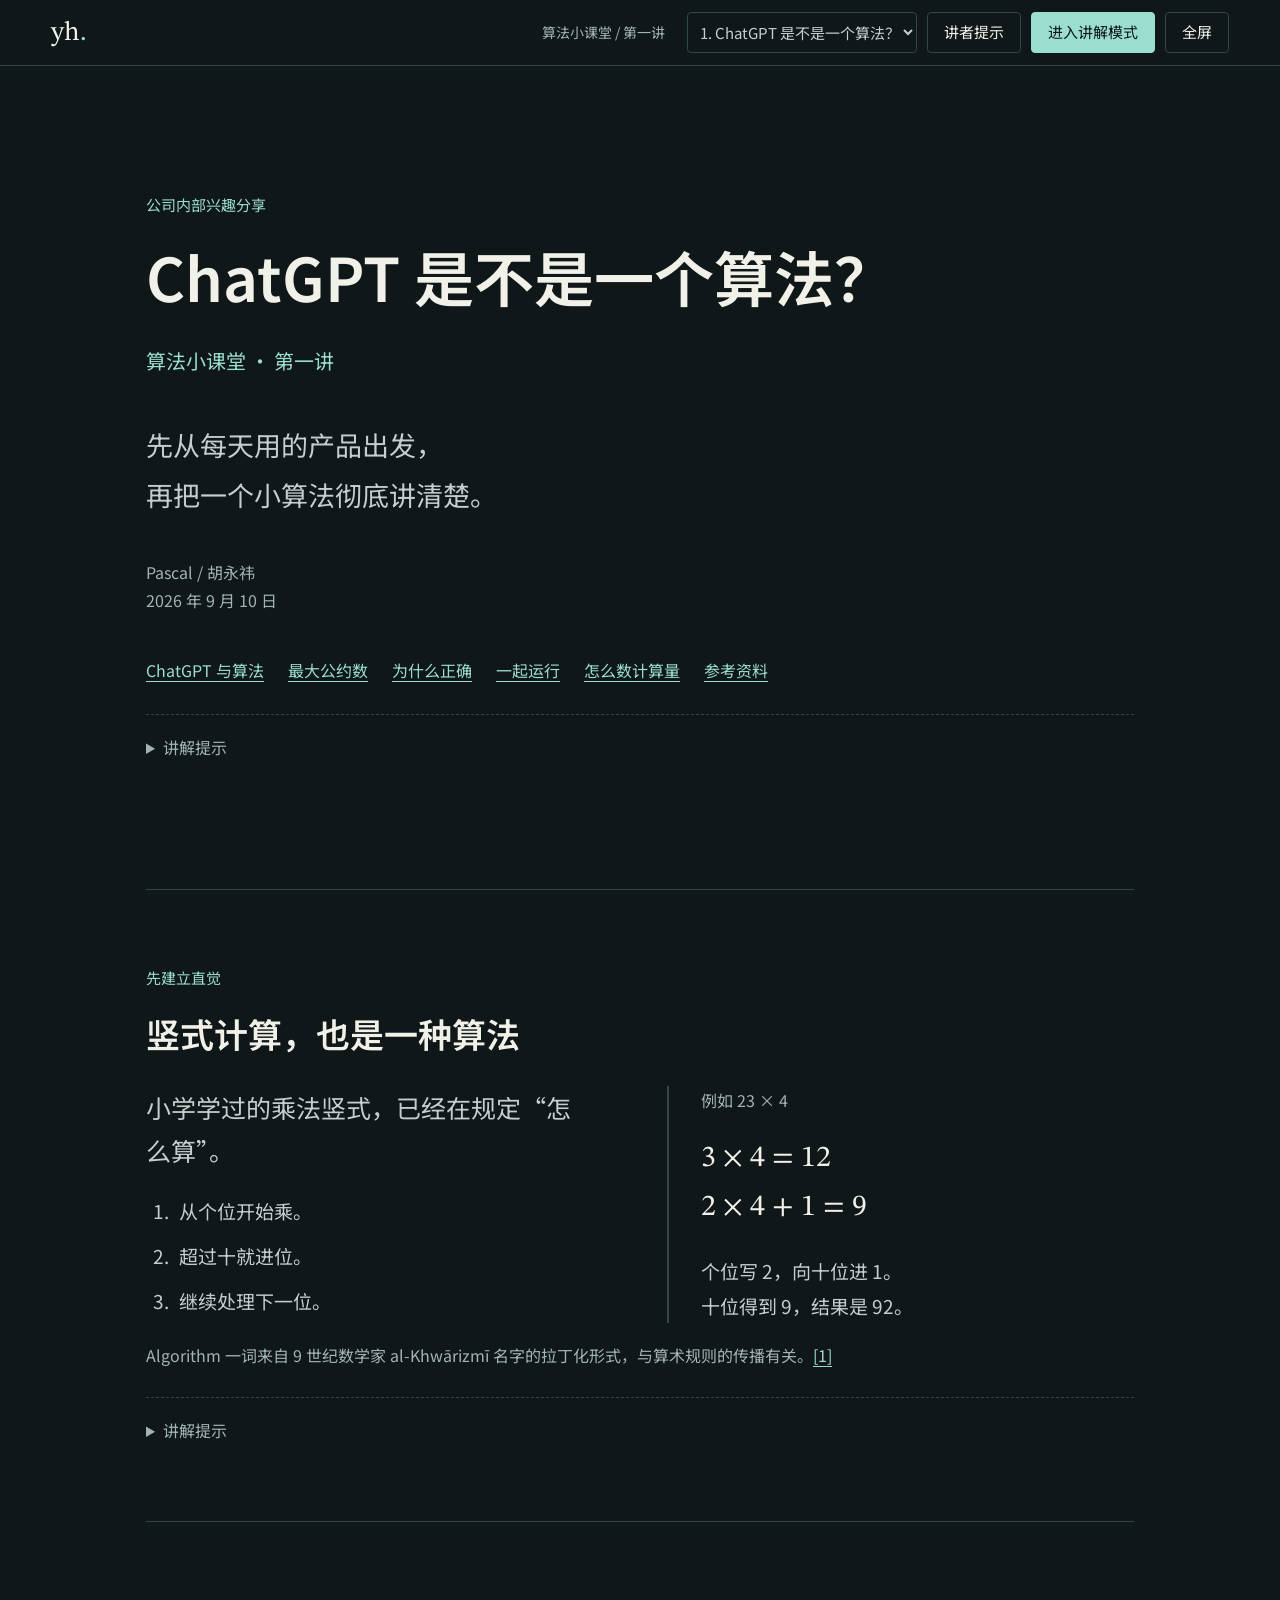
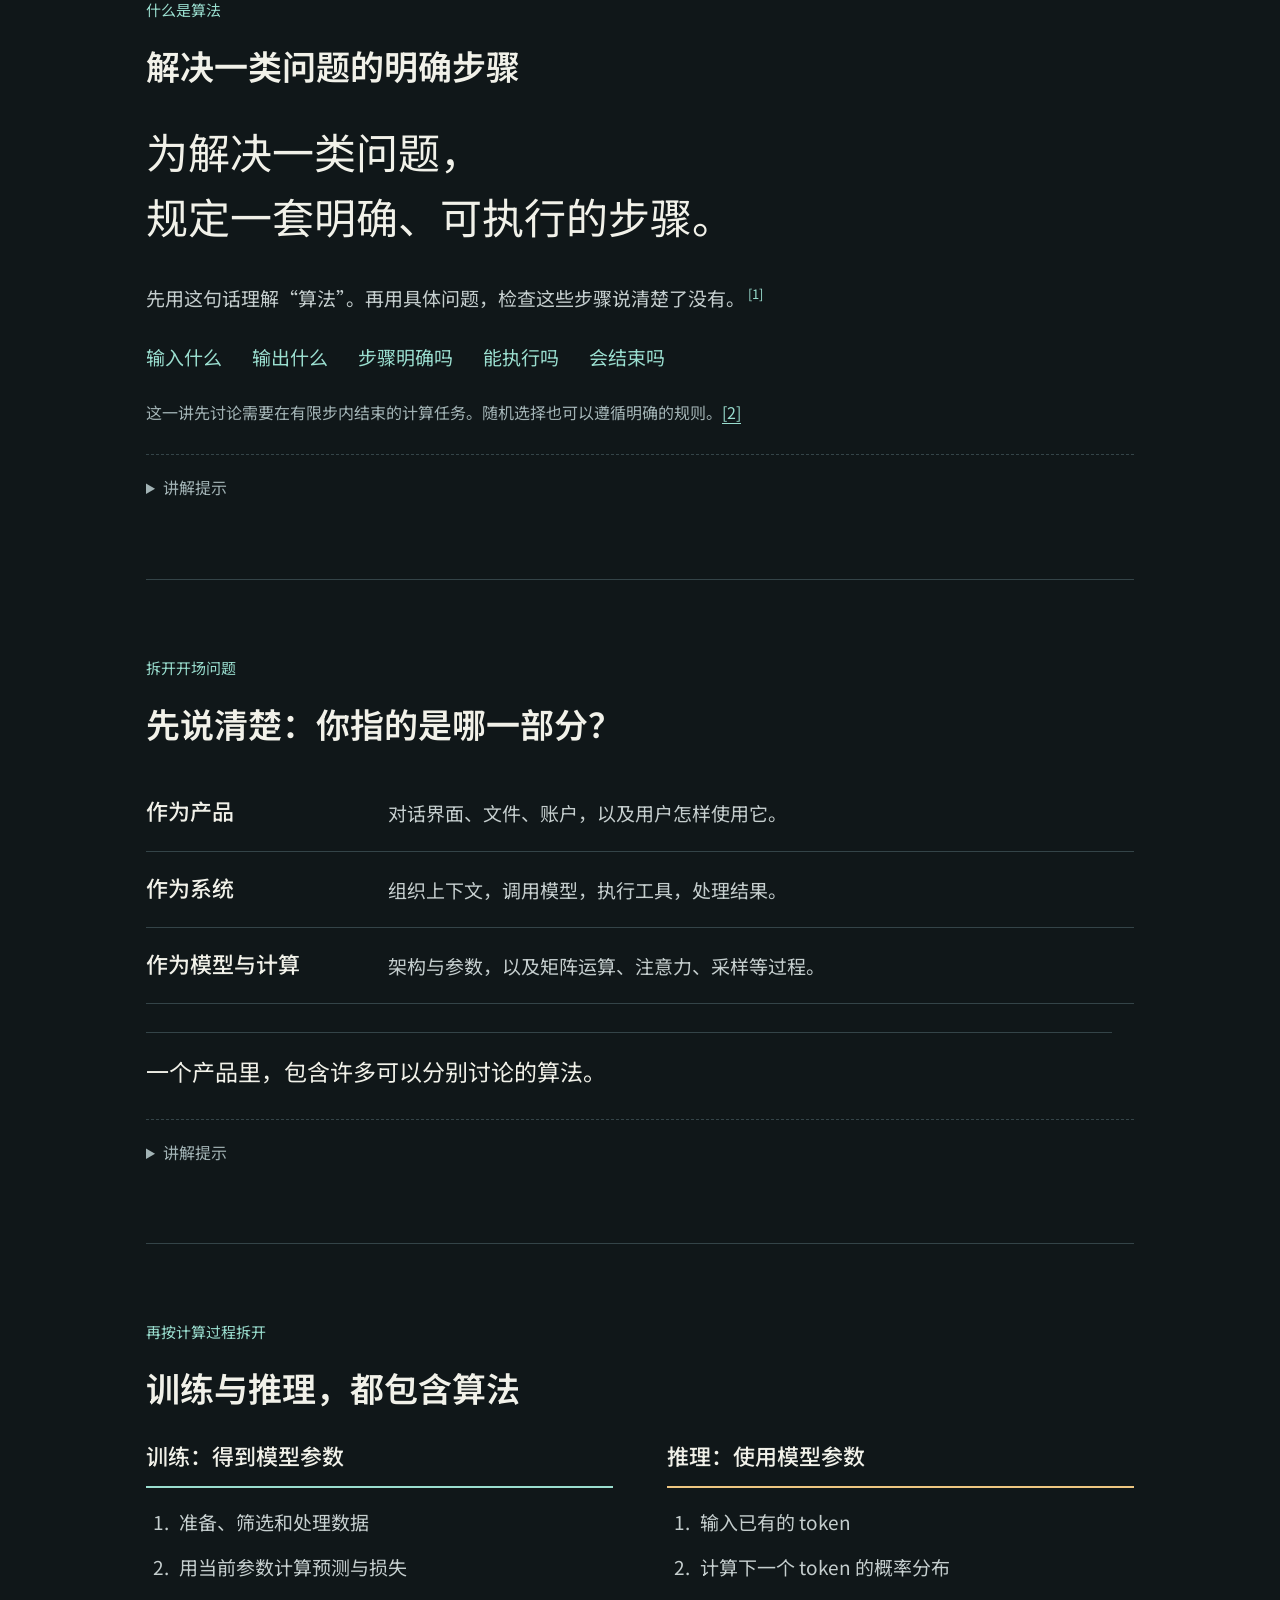
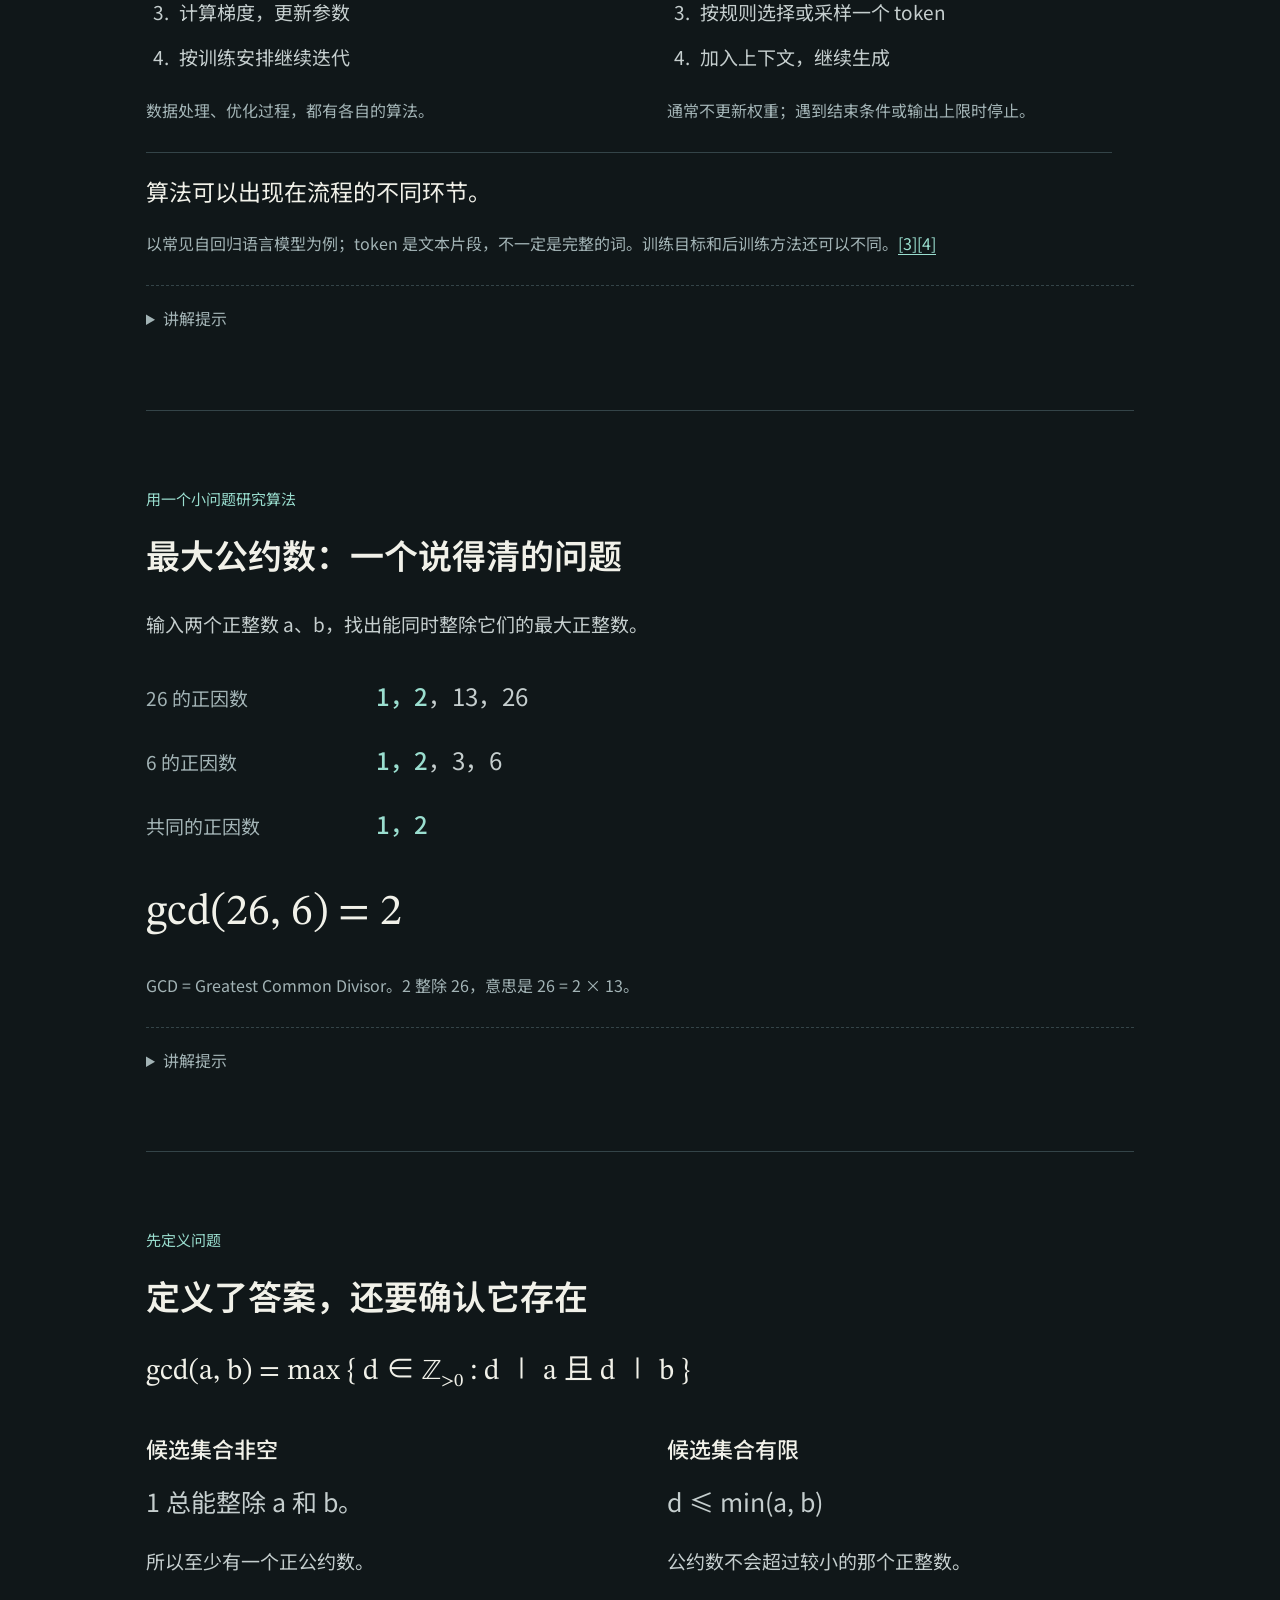
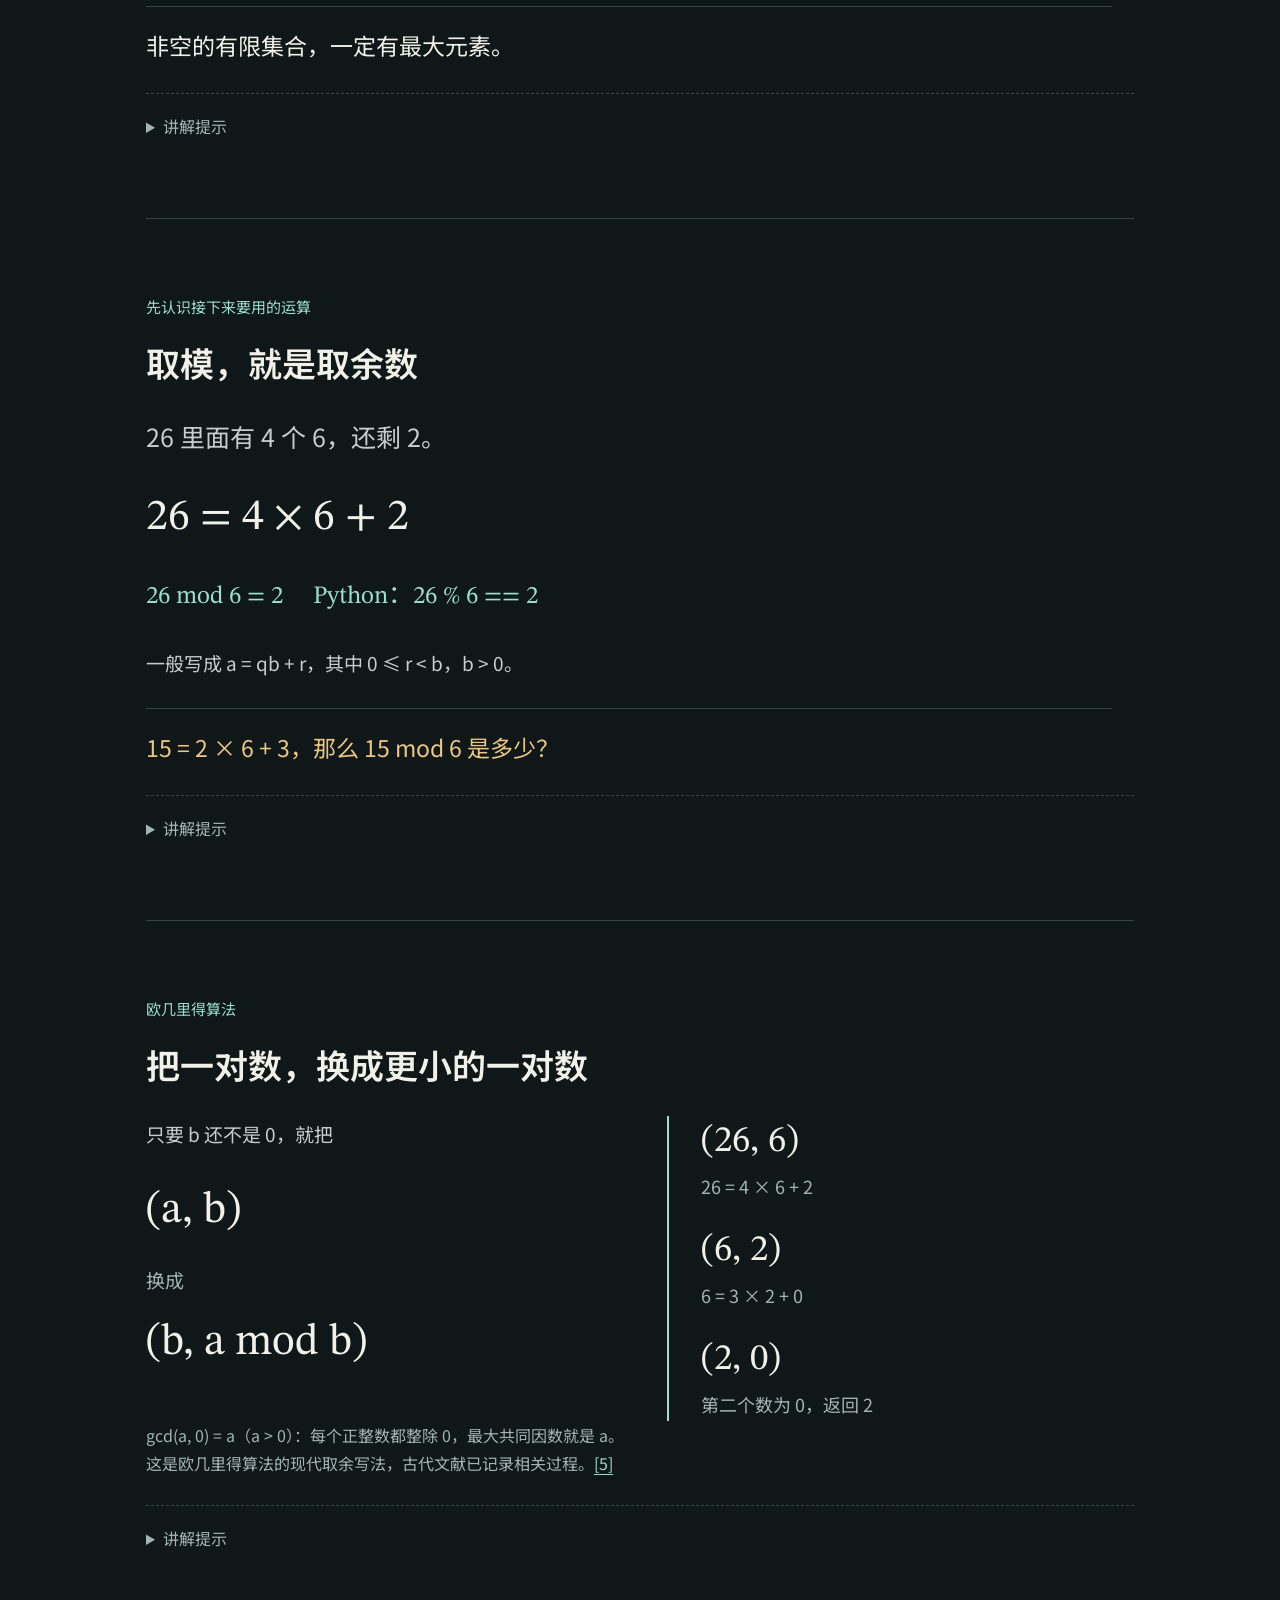
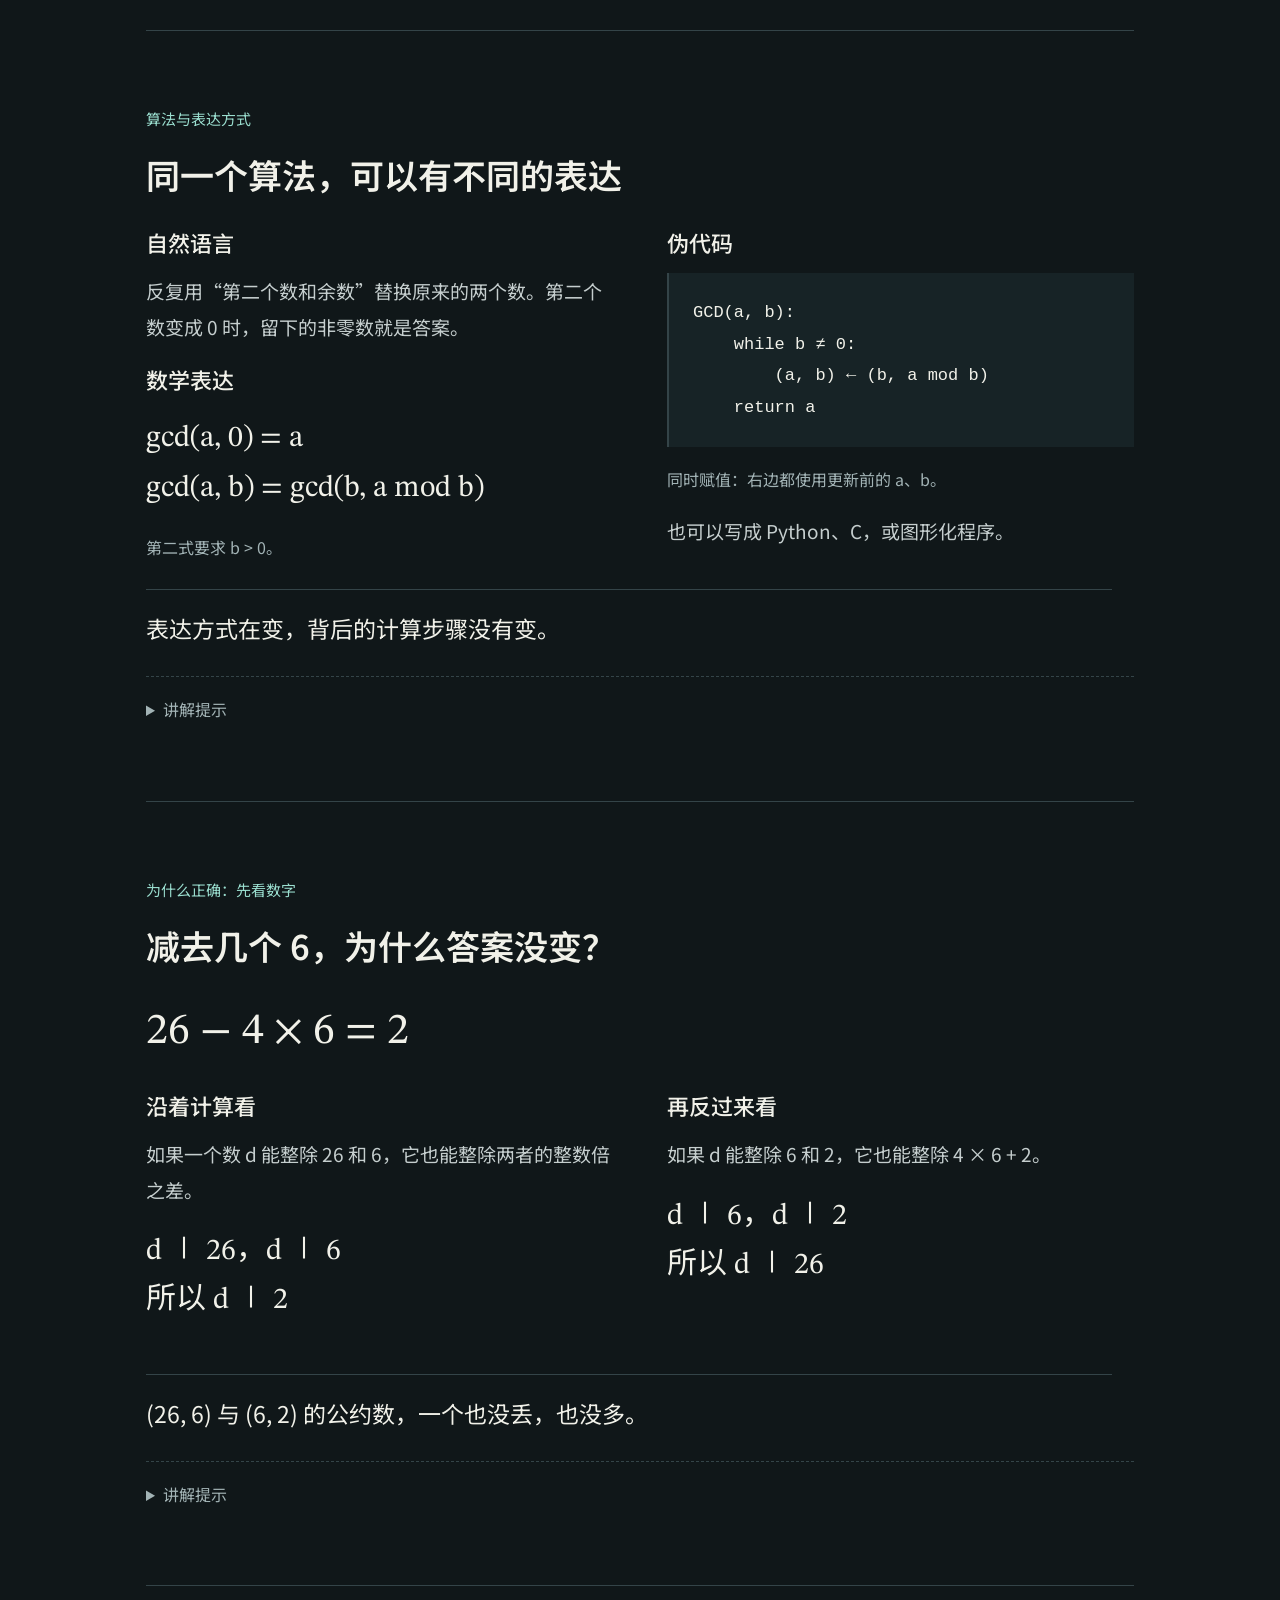
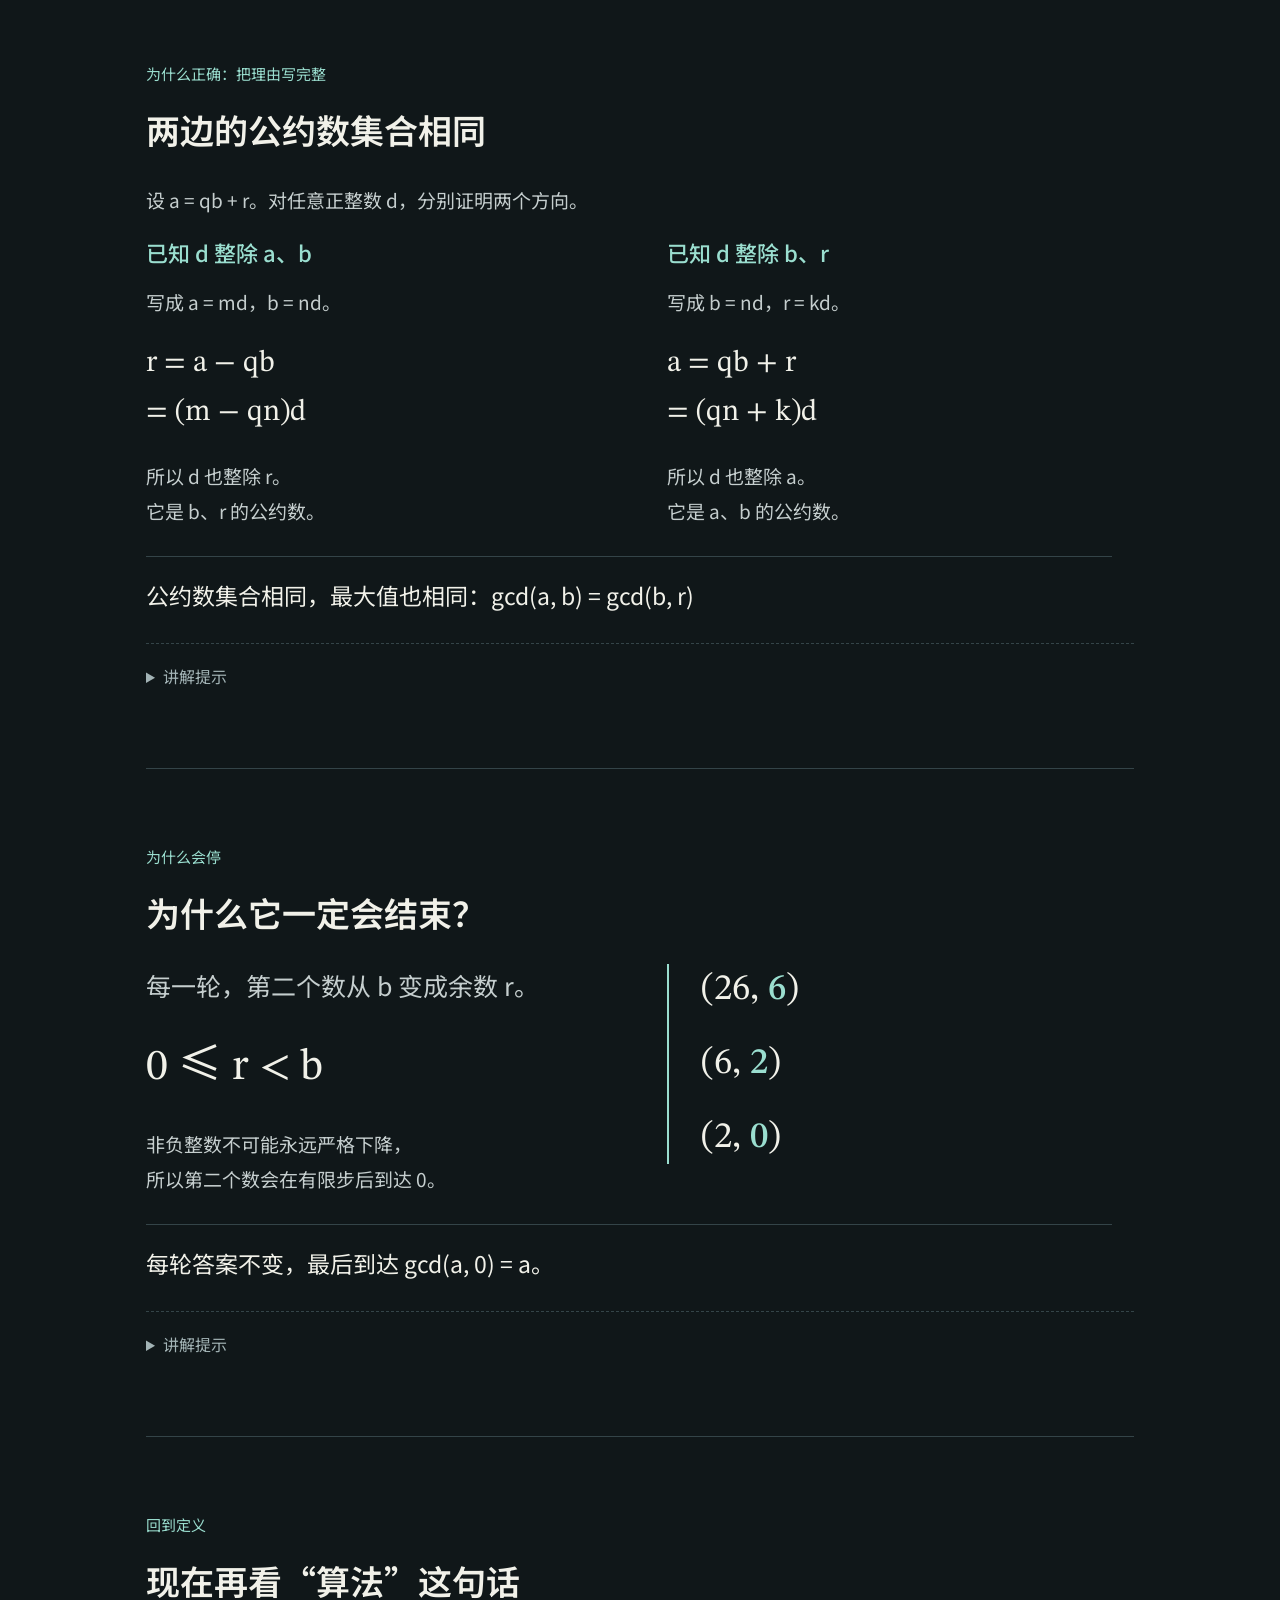
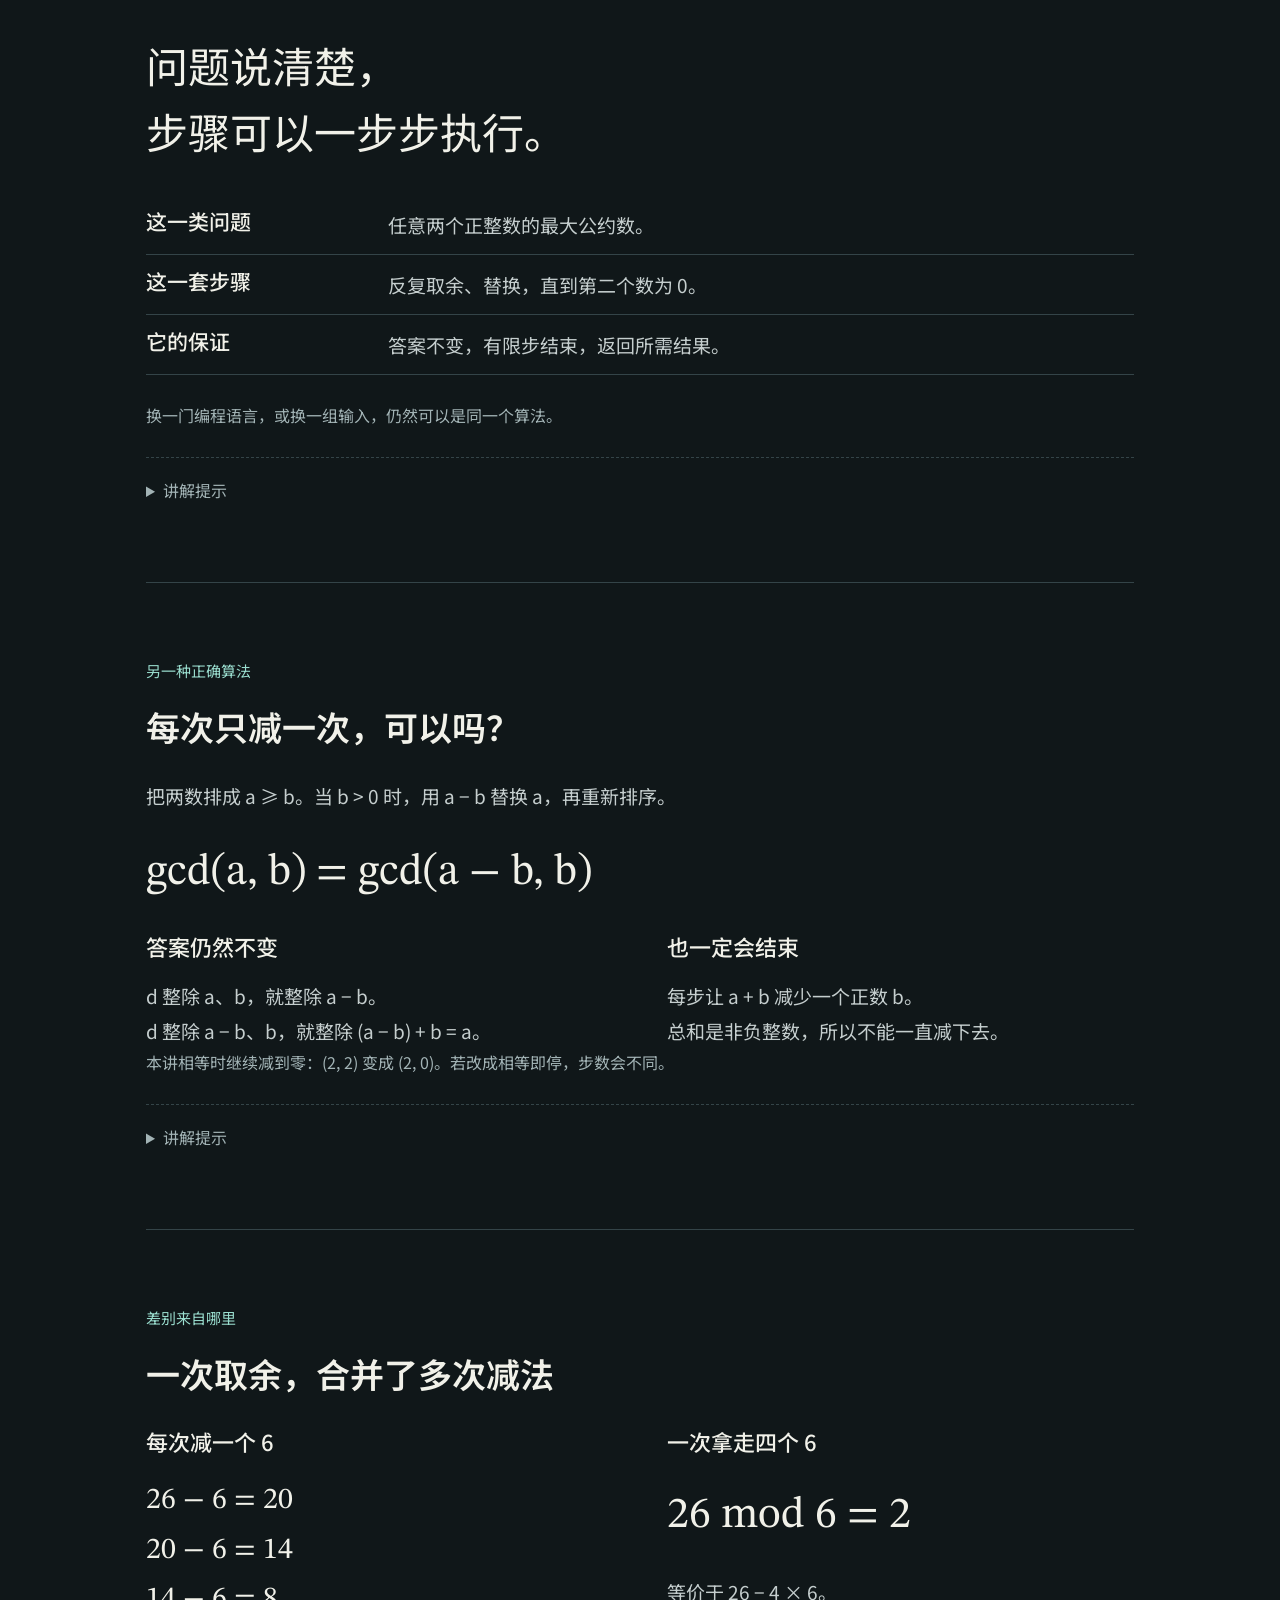
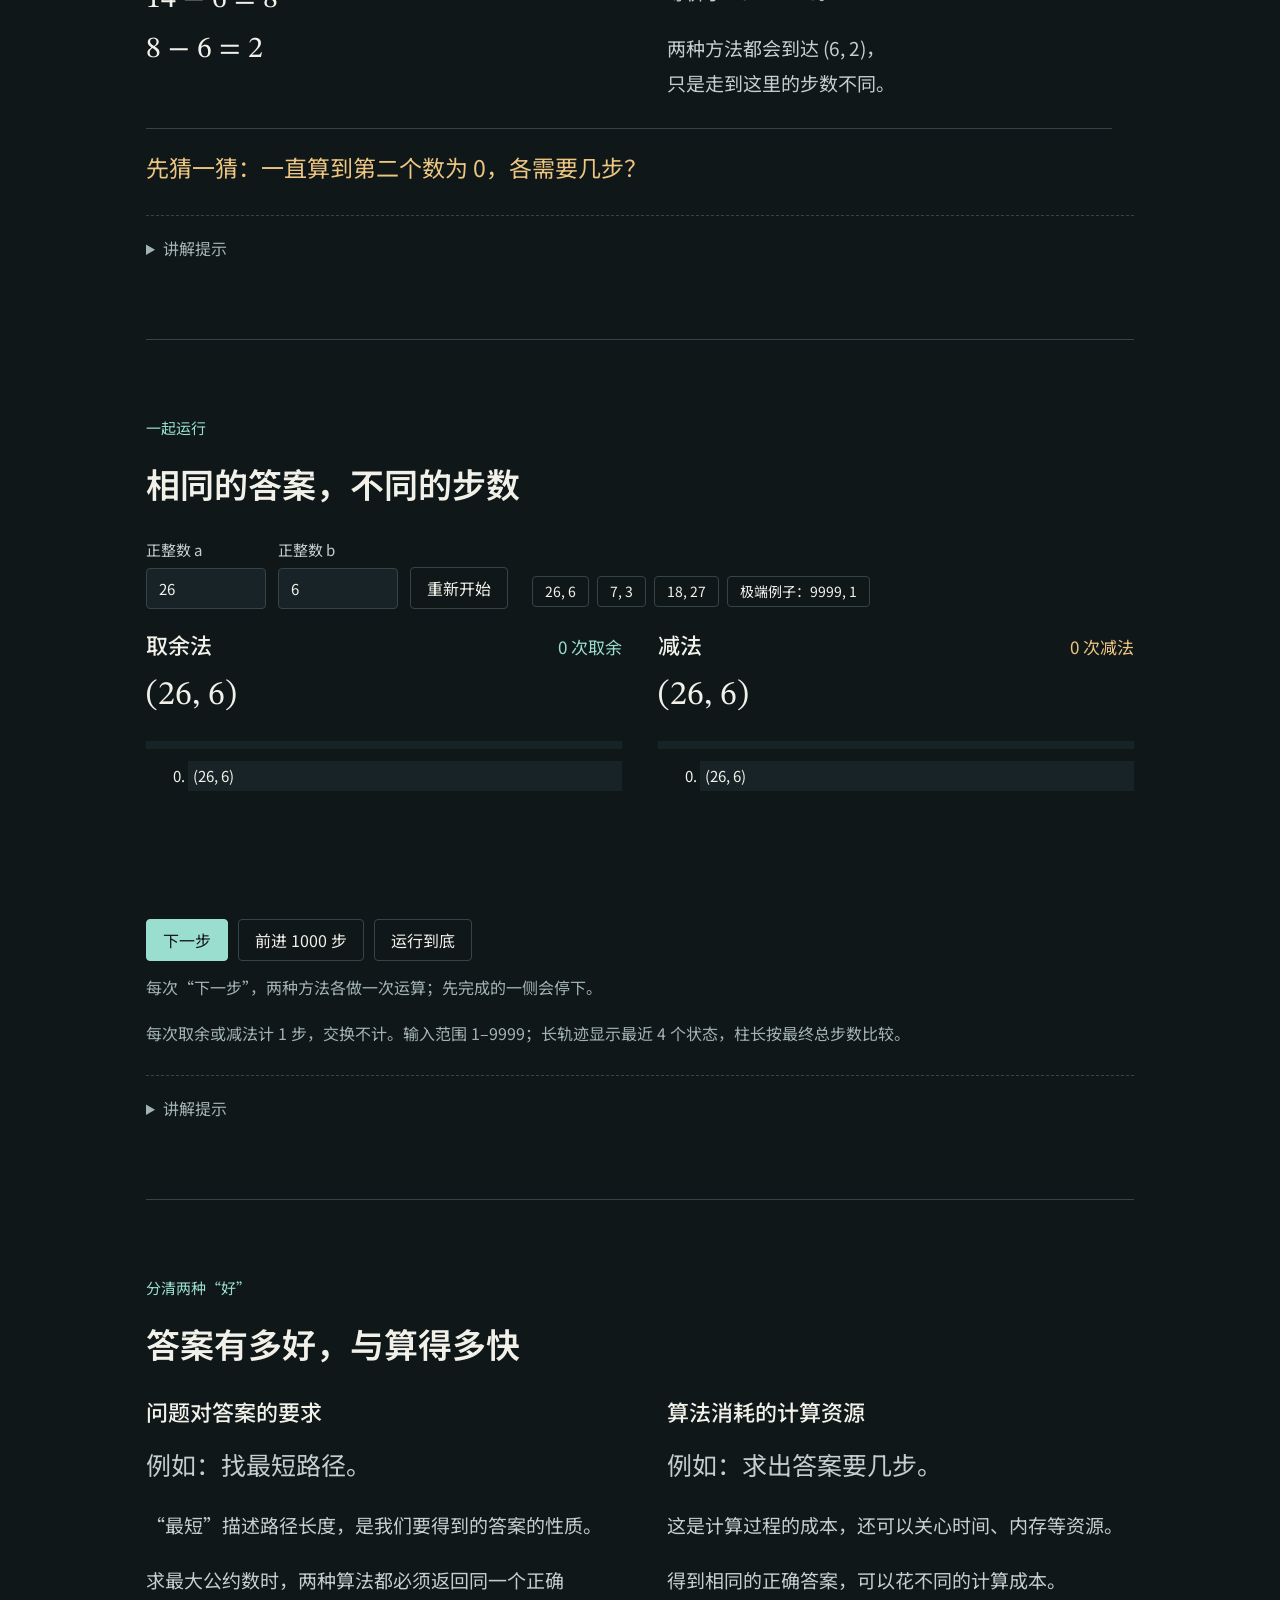
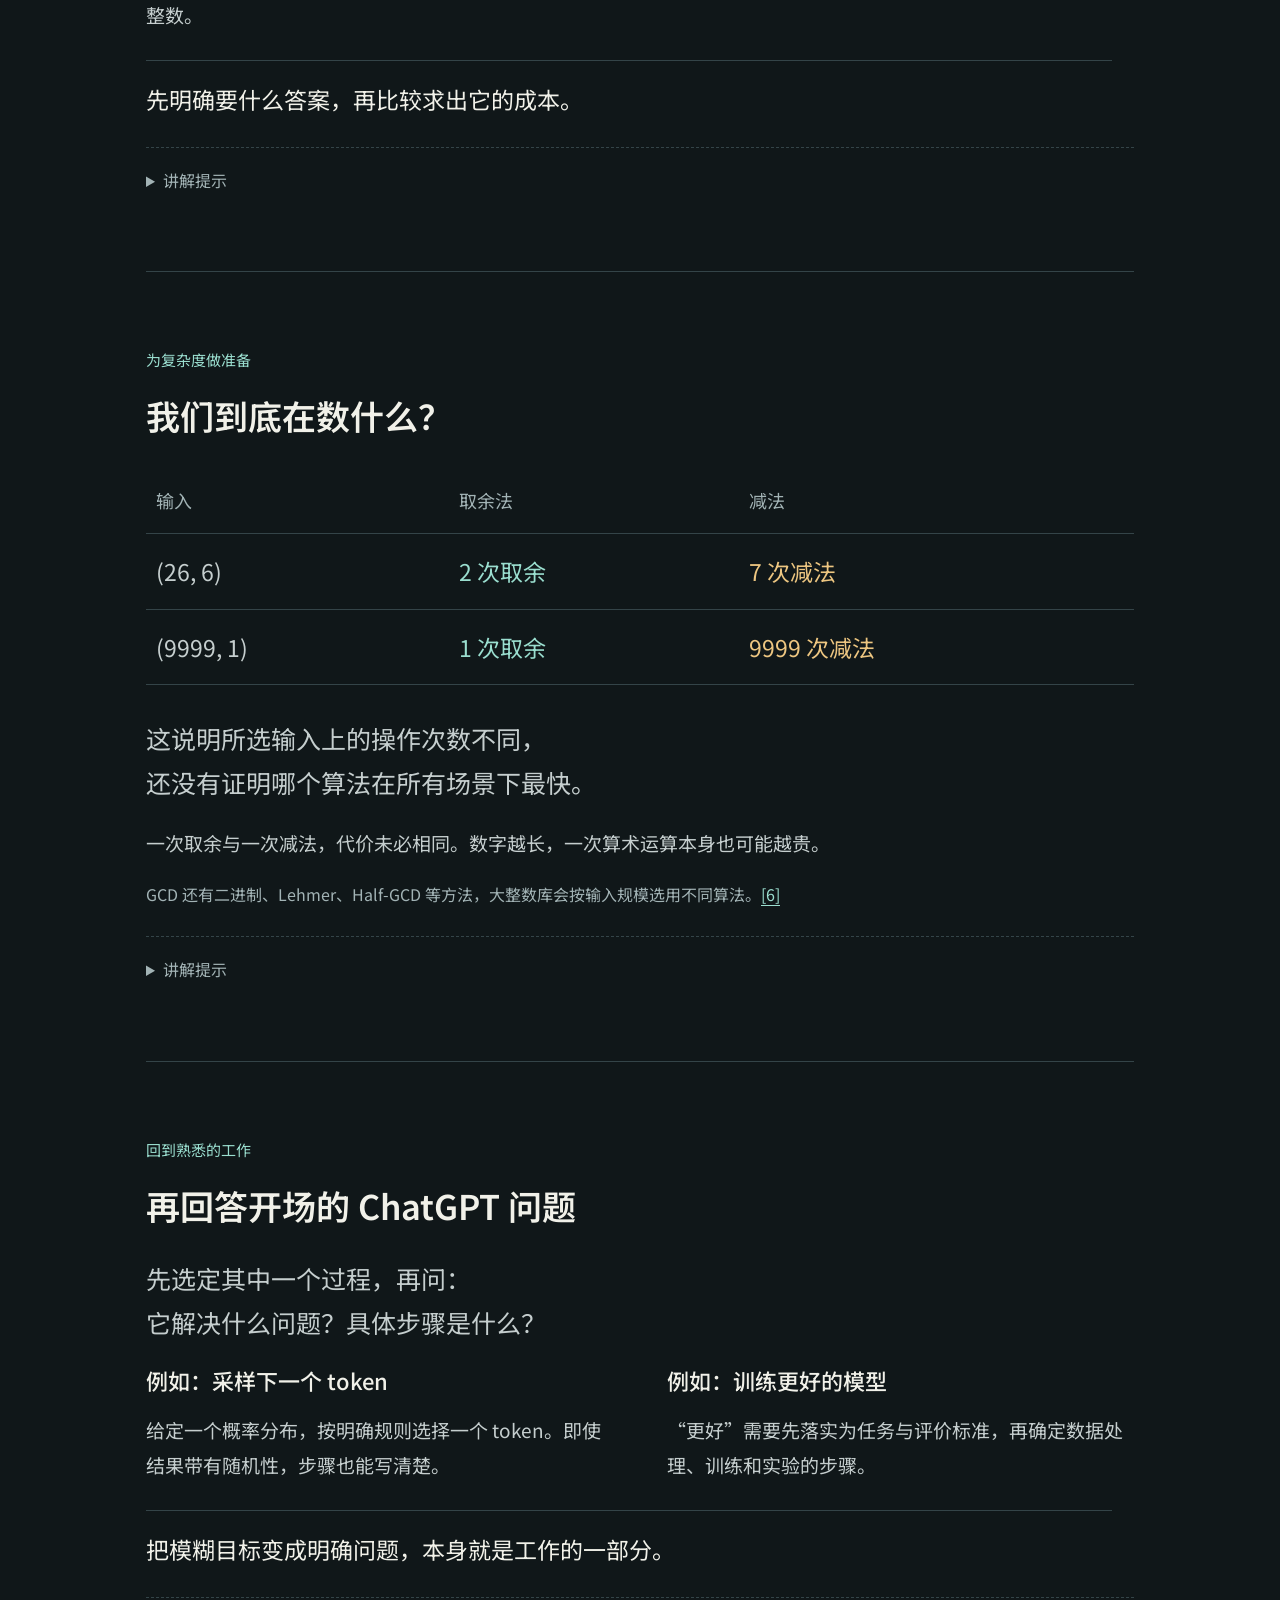
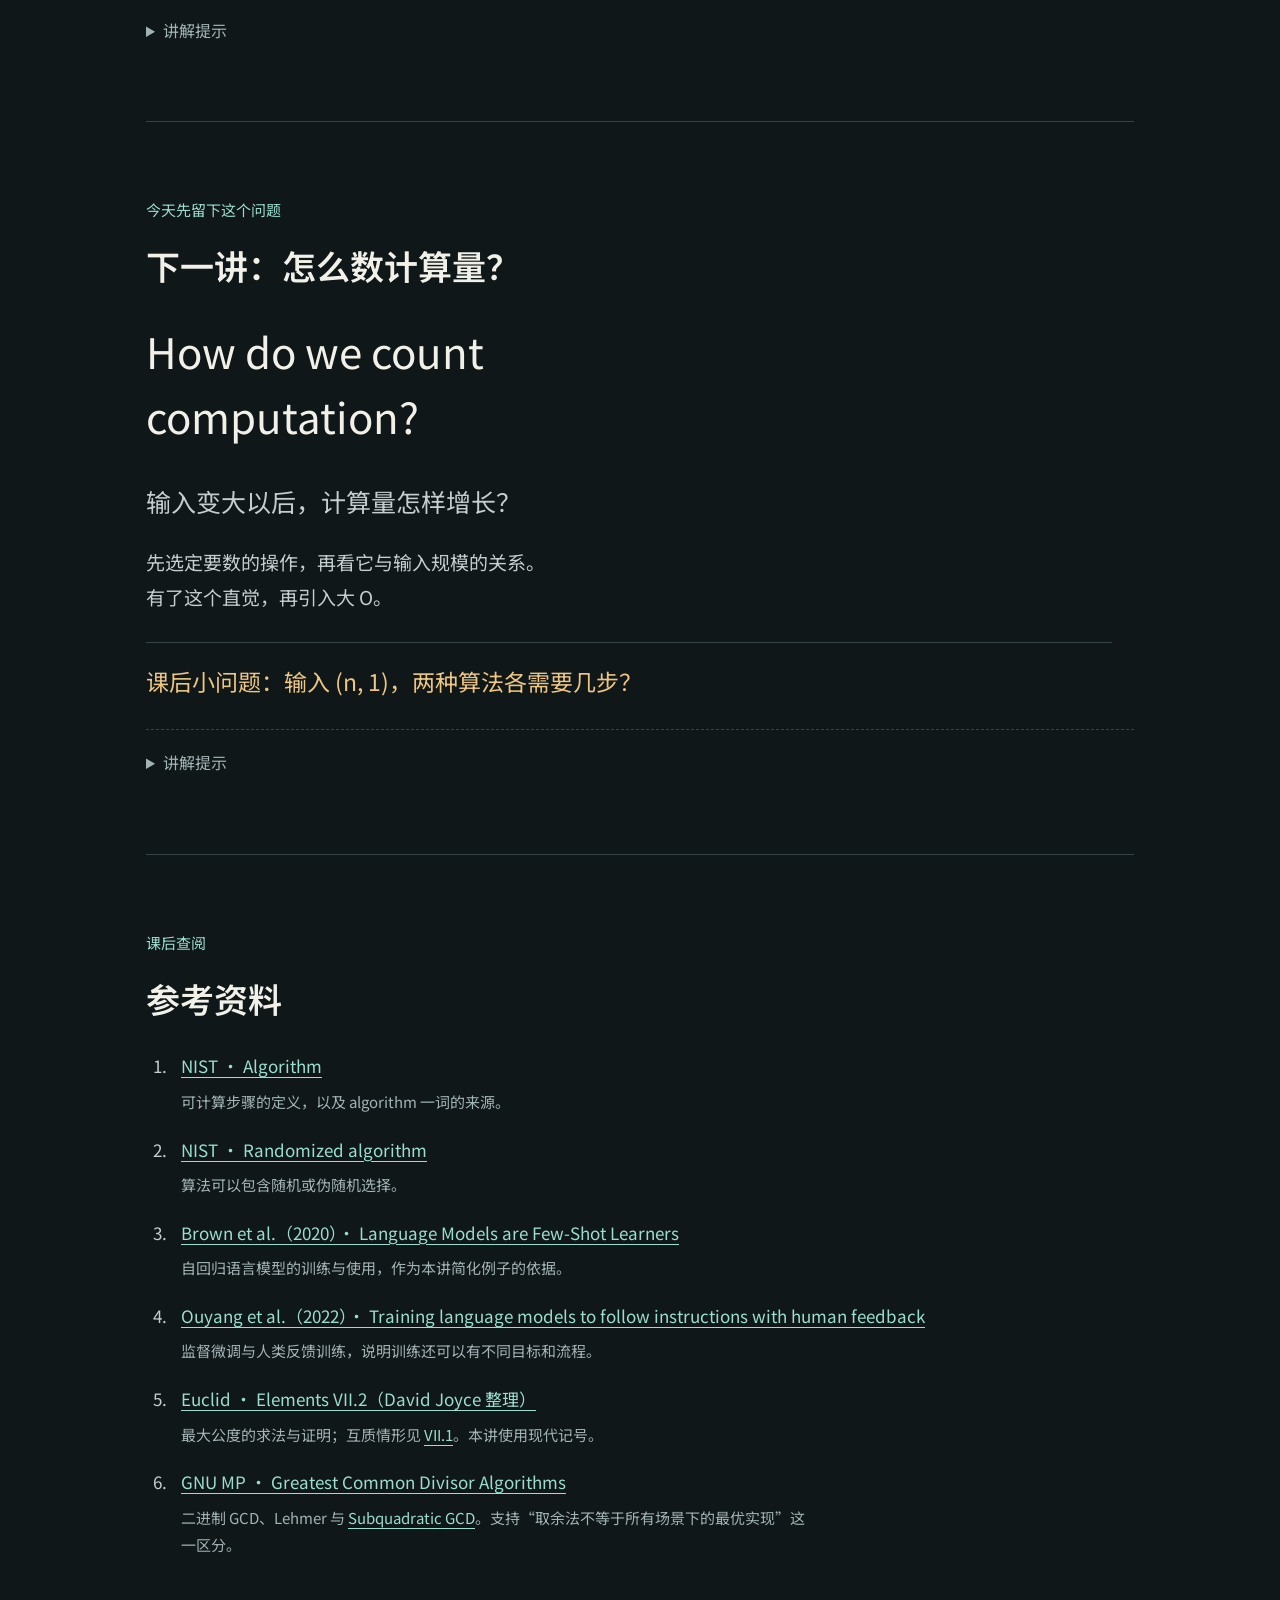
<file: lessons/01-algorithms/index.html>
<!doctype html>
<html lang="zh-CN">
<head>
<meta charset="utf-8"><meta name="viewport" content="width=device-width,initial-scale=1">
<title>第一讲：从 gcd 到 ChatGPT · Pascal 的算法小课堂</title>
<meta name="description" content="从 ChatGPT 是不是算法出发，用欧几里得算法理解问题、步骤、正确性、终止性与计算量。含交互演示、讲解模式和参考资料。">
<link rel="canonical" href="https://pascalhu.com/lessons/01-algorithms/">
<meta property="og:type" content="article"><meta property="og:locale" content="zh_CN"><meta property="og:title" content="第一讲：从 gcd 到 ChatGPT"><meta property="og:description" content="Pascal 的算法小课堂：什么是算法，为什么正确，什么时候结束？"><meta property="og:url" content="https://pascalhu.com/lessons/01-algorithms/">
<meta name="twitter:card" content="summary"><meta name="twitter:title" content="第一讲：从 gcd 到 ChatGPT"><meta name="twitter:description" content="算法、正确性、终止性与计算量。含交互演示和参考资料。"><meta name="theme-color" content="#101719">
<link rel="icon" href="../../favicon.svg" type="image/svg+xml"><link rel="preload" href="../fonts/classroom-sans.woff2" as="font" type="font/woff2" crossorigin><link rel="stylesheet" href="../lesson.css?v=20260910-lecture">
<script src="../lesson.js?v=20260910-lecture" defer></script>
</head>
<body>
<a class="skip" href="#main">跳到讲义</a>
<header class="toolbar"><a class="brand" href="../../" aria-label="返回 Yongyi Hu 个人主页">yh<span>.</span></a><div class="toolbar-actions"><small>算法小课堂 / 第一讲</small><label class="jump-label" for="slide-jump">跳页</label><select id="slide-jump" aria-label="跳到指定页面"></select><button id="notes-toggle" type="button">讲者提示</button><button id="mode" class="primary" type="button" aria-pressed="false">进入讲解模式</button><button id="fullscreen" type="button">全屏</button></div></header>
<main id="main">
<section class="slide cover" id="opening" data-title="ChatGPT 是不是一个算法？">
<p class="chapter">公司内部兴趣分享</p><h1>ChatGPT 是不是一个算法？</h1>

<p class="lead">算法小课堂 · 第一讲</p>
<p class="cover-thesis">先从每天用的产品出发，<br>再把一个小算法彻底讲清楚。</p>
<p class="note">Pascal / 胡永祎<br>2026 年 9 月 10 日</p>
<nav class="toc reading-only" aria-label="本讲目录"><a href="#chatgpt">ChatGPT 与算法</a><a href="#gcd">最大公约数</a><a href="#proof">为什么正确</a><a href="#experiment">一起运行</a><a href="#complexity">怎么数计算量</a><a href="#references">参考资料</a></nav>
<details class="lecture-note"><summary>讲解提示</summary><div><p>先让大家凭直觉回答，不急着判对错。后面再回来：每个人说的 ChatGPT，可能根本不是同一个对象。</p></div></details>
</section>
<section class="slide " id="history" data-title="竖式计算，也是一种算法">
<p class="chapter">先建立直觉</p><h2>竖式计算，也是一种算法</h2>

<div class="two-col"><div><p class="lead">小学学过的乘法竖式，已经在规定“怎么算”。</p><ol class="plain-steps"><li>从个位开始乘。</li><li>超过十就进位。</li><li>继续处理下一位。</li></ol></div><div class="arithmetic-example"><p class="note">例如 23 × 4</p><div class="equation">3 × 4 = 12<br>2 × 4 + 1 = 9</div><p>个位写 2，向十位进 1。<br>十位得到 9，结果是 92。</p></div></div>
<p class="note">Algorithm 一词来自 9 世纪数学家 al-Khwārizmī 名字的拉丁化形式，与算术规则的传播有关。<a href="#ref-definition">[1]</a></p>
<details class="lecture-note"><summary>讲解提示</summary><div><p>这一页只建立直觉：算法早于计算机。词源点到为止，不展开书名与版本考据。名字与花剌子模地区有关；不要把 al 单独解释为“来自”。</p></div></details>
</section>
<section class="slide " id="definition" data-title="解决一类问题的明确步骤">
<p class="chapter">什么是算法</p><h2>解决一类问题的明确步骤</h2>

<p class="definition-statement">为解决一类问题，<br>规定一套明确、可执行的步骤。</p>
<p>先用这句话理解“算法”。再用具体问题，检查这些步骤说清楚了没有。<a class="ref" href="#ref-definition">[1]</a></p>
<div class="checks-row"><span>输入什么</span><span>输出什么</span><span>步骤明确吗</span><span>能执行吗</span><span>会结束吗</span></div>
<p class="note">这一讲先讨论需要在有限步内结束的计算任务。随机选择也可以遵循明确的规则。<a href="#ref-random">[2]</a></p>
<details class="lecture-note"><summary>讲解提示</summary><div><p>五个问题是检查工具。这里强调的是更抽象的“问题与步骤”，不必让大家背定义。等 gcd 讲完，再回到这句话。</p></div></details>
</section>
<section class="slide " id="chatgpt" data-title="先说清楚：你指的是哪一部分？">
<p class="chapter">拆开开场问题</p><h2>先说清楚：你指的是哪一部分？</h2>

<div class="scope-list"><div><h3>作为产品</h3><p>对话界面、文件、账户，以及用户怎样使用它。</p></div><div><h3>作为系统</h3><p>组织上下文，调用模型，执行工具，处理结果。</p></div><div><h3>作为模型与计算</h3><p>架构与参数，以及矩阵运算、注意力、采样等过程。</p></div></div>
<p class="takeaway">一个产品里，包含许多可以分别讨论的算法。</p>
<details class="lecture-note"><summary>讲解提示</summary><div><p>这些是讨论对象的不同范围，不是当前 ChatGPT 的内部架构图，也不是互斥分类。不要用“像不像算法”判断。界面可以承载或表达算法，图形编程也是表达方式；需要说明的是它具体在解决什么问题、执行什么步骤。</p></div></details>
</section>
<section class="slide " id="training" data-title="训练与推理，都包含算法">
<p class="chapter">再按计算过程拆开</p><h2>训练与推理，都包含算法</h2>

<div class="two-col processes"><div><h3>训练：得到模型参数</h3><ol class="plain-steps"><li>准备、筛选和处理数据</li><li>用当前参数计算预测与损失</li><li>计算梯度，更新参数</li><li>按训练安排继续迭代</li></ol><p class="note">数据处理、优化过程，都有各自的算法。</p></div><div><h3>推理：使用模型参数</h3><ol class="plain-steps"><li>输入已有的 token</li><li>计算下一个 token 的概率分布</li><li>按规则选择或采样一个 token</li><li>加入上下文，继续生成</li></ol><p class="note">通常不更新权重；遇到结束条件或输出上限时停止。</p></div></div>
<p class="takeaway">算法可以出现在流程的不同环节。</p>
<p class="note">以常见自回归语言模型为例；token 是文本片段，不一定是完整的词。训练目标和后训练方法还可以不同。<a href="#ref-gpt3">[3]</a><a href="#ref-instruct">[4]</a></p>
<details class="lecture-note"><summary>讲解提示</summary><div><p>训练与推理的拆法，和上一页不是同一条分类轴。强调：训练有训练算法，推理有推理算法，采样又是其中一个算法。先建立这个认识，今天不展开 LLM 的实现。</p></div></details>
</section>
<section class="slide " id="gcd" data-title="最大公约数：一个说得清的问题">
<p class="chapter">用一个小问题研究算法</p><h2>最大公约数：一个说得清的问题</h2>

<p>输入两个正整数 a、b，找出能同时整除它们的最大正整数。</p>
<div class="divisors"><p><span>26 的正因数</span><b>1，2</b>，13，26</p><p><span>6 的正因数</span><b>1，2</b>，3，6</p><p><span>共同的正因数</span><b>1，2</b></p></div>
<div class="equation hero-equation">gcd(26, 6) = 2</div>
<p class="note">GCD = Greatest Common Divisor。2 整除 26，意思是 26 = 2 × 13。</p>
<details class="lecture-note"><summary>讲解提示</summary><div><p>先让大家说出 2，再引入 GCD 缩写。注意整除的方向：公约数 d 整除 a 与 b，也就是 a、b 都是 d 的整数倍。</p></div></details>
</section>
<section class="slide " id="existence" data-title="定义了答案，还要确认它存在">
<p class="chapter">先定义问题</p><h2>定义了答案，还要确认它存在</h2>

<div class="equation definition-formula">gcd(a, b) = max { d ∈ ℤ<sub>&gt;0</sub> : d ∣ a 且 d ∣ b }</div>
<div class="two-col"><div><h3>候选集合非空</h3><p class="lead">1 总能整除 a 和 b。</p><p>所以至少有一个正公约数。</p></div><div><h3>候选集合有限</h3><p class="lead">d ≤ min(a, b)</p><p>公约数不会超过较小的那个正整数。</p></div></div>
<p class="takeaway">非空的有限集合，一定有最大元素。</p>
<details class="lecture-note"><summary>讲解提示</summary><div><p>讲清“存在性”这一层。定义告诉我们要什么，算法接下来回答怎么得到它。递归中会出现 0，后面单独解释 gcd(a,0)。</p></div></details>
</section>
<section class="slide " id="modulo" data-title="取模，就是取余数">
<p class="chapter">先认识接下来要用的运算</p><h2>取模，就是取余数</h2>

<p class="lead">26 里面有 4 个 6，还剩 2。</p>
<div class="equation hero-equation">26 = 4 × 6 + 2</div>
<div class="notation-line"><span>26 mod 6 = 2</span><span>Python：26 % 6 == 2</span></div>
<p>一般写成 <span class="math-term">a = qb + r</span>，其中 <span class="math-term">0 ≤ r &lt; b</span>，b &gt; 0。</p>
<p class="question">15 = 2 × 6 + 3，那么 15 mod 6 是多少？</p>
<details class="lecture-note"><summary>讲解提示</summary><div><p>停下来等答案 3，确认大家理解余数再翻页。区分商 2 与余数 3。不要默认大家记得 mod。</p></div></details>
</section>
<section class="slide " id="algorithm" data-title="把一对数，换成更小的一对数">
<p class="chapter">欧几里得算法</p><h2>把一对数，换成更小的一对数</h2>

<div class="two-col"><div><p>只要 b 还不是 0，就把</p><div class="equation hero-equation">(a, b)<br><span class="replacement">换成</span><br>(b, a mod b)</div></div><div class="worked-trace"><p><span>(26, 6)</span><small>26 = 4 × 6 + 2</small></p><p><span>(6, 2)</span><small>6 = 3 × 2 + 0</small></p><p><span>(2, 0)</span><small>第二个数为 0，返回 2</small></p></div></div>
<p class="note">gcd(a, 0) = a（a &gt; 0）：每个正整数都整除 0，最大共同因数就是 a。<br>这是欧几里得算法的现代取余写法，古代文献已记录相关过程。<a href="#ref-euclid">[5]</a></p>
<details class="lecture-note"><summary>讲解提示</summary><div><p>把例子走完。这时只说“这是我们打算执行的步骤”，还没有证明它对。下一页强调表达方式，再分别问为什么答案不变、为什么能结束。</p></div></details>
</section>
<section class="slide " id="representations" data-title="同一个算法，可以有不同的表达">
<p class="chapter">算法与表达方式</p><h2>同一个算法，可以有不同的表达</h2>

<div class="two-col"><div><h3>自然语言</h3><p>反复用“第二个数和余数”替换原来的两个数。第二个数变成 0 时，留下的非零数就是答案。</p><h3>数学表达</h3><div class="equation">gcd(a, 0) = a<br>gcd(a, b) = gcd(b, a mod b)</div><p class="note">第二式要求 b &gt; 0。</p></div><div><h3>伪代码</h3><pre><code>GCD(a, b):
    while b ≠ 0:
        (a, b) ← (b, a mod b)
    return a</code></pre><p class="note">同时赋值：右边都使用更新前的 a、b。</p><p>也可以写成 Python、C，或图形化程序。</p></div></div>
<p class="takeaway">表达方式在变，背后的计算步骤没有变。</p>
<details class="lecture-note"><summary>讲解提示</summary><div><p>强调：算法比它的表达形式更抽象。自然语言方便交流，公式方便证明，伪代码更贴近实现。口头描述先假定 a≥b；上面的代码不要求预排序，a&lt;b 时第一轮会交换两者。</p></div></details>
</section>
<section class="slide " id="proof-intuition" data-title="减去几个 6，为什么答案没变？">
<p class="chapter">为什么正确：先看数字</p><h2>减去几个 6，为什么答案没变？</h2>

<div class="equation hero-equation">26 − 4 × 6 = 2</div>
<div class="two-col"><div><h3>沿着计算看</h3><p>如果一个数 d 能整除 26 和 6，它也能整除两者的整数倍之差。</p><div class="equation">d ∣ 26，d ∣ 6<br>所以 d ∣ 2</div></div><div><h3>再反过来看</h3><p>如果 d 能整除 6 和 2，它也能整除 4 × 6 + 2。</p><div class="equation">d ∣ 6，d ∣ 2<br>所以 d ∣ 26</div></div></div>
<p class="takeaway">(26, 6) 与 (6, 2) 的公约数，一个也没丢，也没多。</p>
<details class="lecture-note"><summary>讲解提示</summary><div><p>先用同一组数字建立双向直觉，下一页再换成字母。这不是只拿 d=2 验证一次，而是在说“任意一个公约数 d”。</p></div></details>
</section>
<section class="slide " id="proof" data-title="两边的公约数集合相同">
<p class="chapter">为什么正确：把理由写完整</p><h2>两边的公约数集合相同</h2>

<p>设 <span class="math-term">a = qb + r</span>。对任意正整数 d，分别证明两个方向。</p>
<div class="two-col proof-columns"><div><h3>已知 d 整除 a、b</h3><p>写成 a = md，b = nd。</p><div class="equation">r = a − qb<br>= (m − qn)d</div><p>所以 d 也整除 r。<br>它是 b、r 的公约数。</p></div><div><h3>已知 d 整除 b、r</h3><p>写成 b = nd，r = kd。</p><div class="equation">a = qb + r<br>= (qn + k)d</div><p>所以 d 也整除 a。<br>它是 a、b 的公约数。</p></div></div>
<p class="takeaway">公约数集合相同，最大值也相同：<span class="math-term">gcd(a, b) = gcd(b, r)</span></p>
<details class="lecture-note"><summary>讲解提示</summary><div><p>两个方向都要讲到。单向只能保证一边的公约数仍然保留，不能直接推出集合相同。这里完整展开“为什么仍是 d 的倍数”，方便投屏时逐行讲。</p></div></details>
</section>
<section class="slide " id="termination" data-title="为什么它一定会结束？">
<p class="chapter">为什么会停</p><h2>为什么它一定会结束？</h2>

<div class="two-col"><div><p class="lead">每一轮，第二个数从 b 变成余数 r。</p><div class="equation hero-equation">0 ≤ r &lt; b</div><p>非负整数不可能永远严格下降，<br>所以第二个数会在有限步后到达 0。</p></div><div class="worked-trace"><p><span>(26, <b>6</b>)</span></p><p><span>(6, <b>2</b>)</span></p><p><span>(2, <b>0</b>)</span></p></div></div>
<p class="takeaway">每轮答案不变，最后到达 gcd(a, 0) = a。</p>
<details class="lecture-note"><summary>讲解提示</summary><div><p>把两件事分开：公约数不变保证没有算错；非负整数严格下降保证不会死循环。两个理由加上终点的答案，才构成完整论证。</p></div></details>
</section>
<section class="slide " id="abstraction" data-title="现在再看“算法”这句话">
<p class="chapter">回到定义</p><h2>现在再看“算法”这句话</h2>

<p class="definition-statement">问题说清楚，<br>步骤可以一步步执行。</p>
<div class="scope-list compact"><div><h3>这一类问题</h3><p>任意两个正整数的最大公约数。</p></div><div><h3>这一套步骤</h3><p>反复取余、替换，直到第二个数为 0。</p></div><div><h3>它的保证</h3><p>答案不变，有限步结束，返回所需结果。</p></div></div>
<p class="note">换一门编程语言，或换一组输入，仍然可以是同一个算法。</p>
<details class="lecture-note"><summary>讲解提示</summary><div><p>回到抽象定义。先让大家看到一个完整实例，再体会什么叫“一类问题”和“一套步骤”。接下来才开始比较好坏。</p></div></details>
</section>
<section class="slide " id="subtraction" data-title="每次只减一次，可以吗？">
<p class="chapter">另一种正确算法</p><h2>每次只减一次，可以吗？</h2>

<p>把两数排成 a ≥ b。当 b &gt; 0 时，用 a − b 替换 a，再重新排序。</p>
<div class="equation hero-equation">gcd(a, b) = gcd(a − b, b)</div>
<div class="two-col"><div><h3>答案仍然不变</h3><p>d 整除 a、b，就整除 a − b。<br>d 整除 a − b、b，就整除 (a − b) + b = a。</p></div><div><h3>也一定会结束</h3><p>每步让 a + b 减少一个正数 b。<br>总和是非负整数，所以不能一直减下去。</p></div></div>
<p class="note">本讲相等时继续减到零：(2, 2) 变成 (2, 0)。若改成相等即停，步数会不同。</p>
<details class="lecture-note"><summary>讲解提示</summary><div><p>把证明直接展开，说明减法为什么也成立。减法版本不要跟踪较小数：它可能几轮不变。跟踪 a+b 才能清楚证明严格下降。</p></div></details>
</section>
<section class="slide " id="batching" data-title="一次取余，合并了多次减法">
<p class="chapter">差别来自哪里</p><h2>一次取余，合并了多次减法</h2>

<div class="two-col"><div><h3>每次减一个 6</h3><div class="equation subtraction-chain">26 − 6 = 20<br>20 − 6 = 14<br>14 − 6 = 8<br>8 − 6 = 2</div></div><div><h3>一次拿走四个 6</h3><div class="equation hero-equation">26 mod 6 = 2</div><p>等价于 26 − 4 × 6。</p><p>两种方法都会到达 (6, 2)，<br>只是走到这里的步数不同。</p></div></div>
<p class="question">先猜一猜：一直算到第二个数为 0，各需要几步？</p>
<details class="lecture-note"><summary>讲解提示</summary><div><p>先比较第一段 4 次减法与 1 次取余。再让大家猜整段，下一页运行验证。一次取余与一次减法在这里各计一步，这只是我们选定的计数方法。</p></div></details>
</section>
<section class="slide " id="experiment" data-title="相同的答案，不同的步数">
<p class="chapter">一起运行</p><h2>相同的答案，不同的步数</h2>
<div class="demo">
<form id="gcd-form" novalidate><div class="inputs"><label for="input-a">正整数 a<input id="input-a" type="number" min="1" max="9999" step="1" value="26" inputmode="numeric"></label><label for="input-b">正整数 b<input id="input-b" type="number" min="1" max="9999" step="1" value="6" inputmode="numeric"></label><button type="submit">重新开始</button></div></form>
<div class="presets" aria-label="示例输入"><button type="button" data-pair="26,6">26, 6</button><button type="button" data-pair="7,3">7, 3</button><button type="button" data-pair="18,27">18, 27</button><button type="button" data-pair="9999,1">极端例子：9999, 1</button></div>
<p id="demo-error" class="error" role="alert"></p>
<div class="demo-columns"><div><h3>取余法</h3><p id="mod-count" class="counter">0 次取余</p><div class="current-pair" id="mod-pair" aria-live="polite"></div><div class="bar-track" aria-hidden="true"><div class="bar" id="mod-bar"></div></div><div class="trace"><ol id="mod-trace"><li>(26, 6)</li></ol></div><p id="mod-omitted" class="note"></p></div><div class="subtraction"><h3>减法</h3><p id="sub-count" class="counter">0 次减法</p><div class="current-pair" id="sub-pair" aria-live="polite"></div><div class="bar-track" aria-hidden="true"><div class="bar" id="sub-bar"></div></div><div class="trace"><ol id="sub-trace"><li>(26, 6)</li></ol></div><p id="sub-omitted" class="note"></p></div></div>
<div class="demo-actions"><button type="button" id="step" class="primary">下一步</button><button type="button" id="jump-steps">前进 1000 步</button><button type="button" id="finish">运行到底</button></div><p id="demo-result" class="note" aria-live="polite">两种方法各做一次运算；先完成的一侧会停下。</p>
<noscript><p>交互需要 JavaScript。例子 (26,6)：取余法 (26,6) → (6,2) → (2,0)，共 2 次取余；减法 (26,6) → (20,6) → (14,6) → (8,6) → (6,2) → (4,2) → (2,2) → (2,0)，共 7 次减法。</p></noscript>
</div>
<p class="note">每次取余或减法计 1 步，交换不计。输入范围 1–9999；长轨迹显示最近 4 个状态，柱长按最终总步数比较。</p>

<details class="lecture-note"><summary>讲解提示</summary><div><p>先用 (26,6) 逐步运行：2 次取余、7 次减法。再选 (9999,1)，点“前进1000步”，让大家看到减法还远没有结束，最后点“运行到底”。不要把操作次数说成实际耗时。输入交换不计步数。</p></div></details>
</section>
<section class="slide " id="objectives" data-title="答案有多好，与算得多快">
<p class="chapter">分清两种“好”</p><h2>答案有多好，与算得多快</h2>

<div class="two-col"><div><h3>问题对答案的要求</h3><p class="lead">例如：找最短路径。</p><p>“最短”描述路径长度，是我们要得到的答案的性质。</p><p>求最大公约数时，两种算法都必须返回同一个正确整数。</p></div><div><h3>算法消耗的计算资源</h3><p class="lead">例如：求出答案要几步。</p><p>这是计算过程的成本，还可以关心时间、内存等资源。</p><p>得到相同的正确答案，可以花不同的计算成本。</p></div></div>
<p class="takeaway">先明确要什么答案，再比较求出它的成本。</p>
<details class="lecture-note"><summary>讲解提示</summary><div><p>如果有人问“最短的不一定是最对的？”，解释：最短路径的“短”和计算过程的“快”是两个维度。算法也不都在找某个最优解，比如排序、判断整除、采样各有不同目标。</p></div></details>
</section>
<section class="slide " id="complexity" data-title="我们到底在数什么？">
<p class="chapter">为复杂度做准备</p><h2>我们到底在数什么？</h2>

<table class="cost-table"><thead><tr><th>输入</th><th>取余法</th><th>减法</th></tr></thead><tbody><tr><td>(26, 6)</td><td>2 次取余</td><td>7 次减法</td></tr><tr><td>(9999, 1)</td><td>1 次取余</td><td>9999 次减法</td></tr></tbody></table>
<p class="lead">这说明所选输入上的操作次数不同，<br>还没有证明哪个算法在所有场景下最快。</p>
<p>一次取余与一次减法，代价未必相同。数字越长，一次算术运算本身也可能越贵。</p>
<p class="note">GCD 还有二进制、Lehmer、Half-GCD 等方法，大整数库会按输入规模选用不同算法。<a href="#ref-gmp">[6]</a></p>
<details class="lecture-note"><summary>讲解提示</summary><div><p>不能据此说“取余法理论上已经最快”。我们证明了正确与终止，用例子比较了次数，但没有建立计算模型，更没有证明最优性。下一讲可以从这里正式引入复杂度。</p></div></details>
</section>
<section class="slide " id="return" data-title="再回答开场的 ChatGPT 问题">
<p class="chapter">回到熟悉的工作</p><h2>再回答开场的 ChatGPT 问题</h2>

<p class="lead">先选定其中一个过程，再问：<br>它解决什么问题？具体步骤是什么？</p>
<div class="two-col"><div><h3>例如：采样下一个 token</h3><p>给定一个概率分布，按明确规则选择一个 token。即使结果带有随机性，步骤也能写清楚。</p></div><div><h3>例如：训练更好的模型</h3><p>“更好”需要先落实为任务与评价标准，再确定数据处理、训练和实验的步骤。</p></div></div>
<p class="takeaway">把模糊目标变成明确问题，本身就是工作的一部分。</p>
<details class="lecture-note"><summary>讲解提示</summary><div><p>联系算法工程师的工作：真实工作的目标往往一开始并不清楚。要区分工作的开放性，与某个具体算法的定义。也不要把“生成过程可执行”当成“生成的自然语言一定正确”。</p></div></details>
</section>
<section class="slide " id="next-lesson" data-title="下一讲：怎么数计算量？">
<p class="chapter">今天先留下这个问题</p><h2>下一讲：怎么数计算量？</h2>

<p class="definition-statement" lang="en">How do we count<br>computation?</p>
<p class="lead">输入变大以后，计算量怎样增长？</p>
<p>先选定要数的操作，再看它与输入规模的关系。<br>有了这个直觉，再引入大 O。</p>
<p class="question">课后小问题：输入 (n, 1)，两种算法各需要几步？</p>
<details class="lecture-note"><summary>讲解提示</summary><div><p>答案：n 是正整数，按本讲减到零的约定，取余 1 次，减法 n 次。这里 n 是数值大小；若按二进制位数衡量输入规模，还要再换一层视角。留到下一讲展开。</p></div></details>
</section>
<section class="slide appendix" id="references" data-title="参考资料">
<p class="chapter">课后查阅</p><h2>参考资料</h2>
<ol class="sources">
<li id="ref-definition"><a href="https://xlinux.nist.gov/dads/HTML/algorithm.html">NIST · Algorithm</a><p>可计算步骤的定义，以及 algorithm 一词的来源。</p></li>
<li id="ref-random"><a href="https://xlinux.nist.gov/dads/HTML/randomizedAlgo.html">NIST · Randomized algorithm</a><p>算法可以包含随机或伪随机选择。</p></li>
<li id="ref-gpt3"><a href="https://arxiv.org/abs/2005.14165">Brown et al.（2020）· Language Models are Few-Shot Learners</a><p>自回归语言模型的训练与使用，作为本讲简化例子的依据。</p></li>
<li id="ref-instruct"><a href="https://arxiv.org/abs/2203.02155">Ouyang et al.（2022）· Training language models to follow instructions with human feedback</a><p>监督微调与人类反馈训练，说明训练还可以有不同目标和流程。</p></li>
<li id="ref-euclid"><a href="https://mathcs.clarku.edu/~djoyce/elements/bookVII/propVII2.html">Euclid · Elements VII.2（David Joyce 整理）</a><p>最大公度的求法与证明；互质情形见 <a href="https://mathcs.clarku.edu/~djoyce/elements/bookVII/propVII1.html">VII.1</a>。本讲使用现代记号。</p></li>
<li id="ref-gmp"><a href="https://gmplib.org/manual/Greatest-Common-Divisor-Algorithms">GNU MP · Greatest Common Divisor Algorithms</a><p>二进制 GCD、Lehmer 与 <a href="https://gmplib.org/manual/Subquadratic-GCD">Subquadratic GCD</a>。支持“取余法不等于所有场景下的最优实现”这一区分。</p></li>
</ol><p class="note">数学例子与证明按本讲约定推导。模型部分仅用于解释基本概念，不代表当前产品的完整内部实现。</p>

</section>
<section class="slide appendix" id="fact-checks" data-title="本讲的计算约定">
<p class="chapter">附录</p><h2>本讲的计算约定</h2>
<ul class="plain-steps"><li>原始输入 a、b 都为正整数；算法内部允许第二个数为 0。</li><li>一次取余或一次减法各计一步，重新排序不计步数。</li><li>减法版本在相等时仍继续，直到较小数为 0。</li><li>演示限制 1–9999。步数不等于实际耗时，也不是位复杂度。</li></ul>

</section>
</main>
<nav class="pager" aria-label="讲解翻页"><div class="progress" id="progress"></div><span id="page-label" aria-live="polite"></span><div class="pager-group"><span class="hint">← → 翻页 · Esc 返回讲义</span><button id="previous" type="button">上一页</button><button id="next" type="button">下一页</button></div></nav>
<dialog id="notes-dialog" aria-labelledby="notes-title"><div class="dialog-top"><h2 id="notes-title">讲者提示</h2><button id="notes-close" type="button" autofocus>关闭</button></div><div id="notes-content"></div></dialog>
<footer>Pascal 的算法小课堂。根据课堂讲解整理。<br><a href="../../#classroom">返回个人主页的小课堂</a></footer>
</body></html>
</file>
<file: styles.css>
:root {
    color-scheme:dark;
    --bg:#101719;
    --surface:#172326;
    --border:#344448;
    --text:#c5cece;
    --muted:#a2b3b5;
    --bright:#f1f1e9;
    --accent:#9adecf;
    --serif:Georgia,'Times New Roman',serif;
    --sans:-apple-system,BlinkMacSystemFont,'Segoe UI',sans-serif;
}
* {
    box-sizing:border-box;
}
html {
    scroll-padding-top:90px;
}
body {
    margin:0;
    background:var(--bg);
    color:var(--text);
    font:16px/1.75 var(--sans);
}
p {
    margin:0 0 18px;
    max-width:70ch;
}
a {
    color:var(--accent);
    text-decoration-thickness:1px;
    text-underline-offset:5px;
}
a:hover {
    color:var(--bright);
}
a:focus-visible,button:focus-visible {
    outline:2px solid var(--accent);
    outline-offset:5px;
    border-radius:2px;
}
h1,h2,h3,h4 {
    margin:0;
    color:var(--bright);
    line-height:1.2;
    font-weight:500;
}
h2 {
    font:600 26px/1.3 var(--sans);
    letter-spacing:-.035em;
}
h3 {
    font-size:23px;
    letter-spacing:-.025em;
    margin-bottom:16px;
}
h4 {
    font-size:19px;
    margin-bottom:14px;
}
h3 a {
    color:inherit;
    text-decoration:none;
}
h3 a:hover {
    text-decoration:underline;
}
.container {
    width:min(100% - 96px,1120px);
    margin-inline:auto;
}
section {
    margin-bottom:72px;
    scroll-margin-top:22px;
}
.skip-link {
    position:fixed;
    top:-100px;
    left:24px;
    padding:12px 20px;
    background:var(--bright);
    color:var(--bg);
    z-index:30;
}
.skip-link:focus {
    top:12px;
    color:var(--bg);
}
.site-header {
    position:sticky;
    top:0;
    background:var(--bg);
    z-index:20;
    border-bottom:1px solid var(--border);
}
.header-inner {
    width:min(100% - 96px,1120px);
    margin:auto;
    display:flex;
    align-items:center;
    justify-content:space-between;
    min-height:78px;
}
.wordmark {
    font:italic 32px var(--serif);
    color:var(--bright);
    text-decoration:none;
}
.wordmark span {
    color:var(--accent);
}
nav {
    display:flex;
    gap:36px;
}
nav a {
    font-size:14px;
    color:var(--text);
    text-decoration:none;
    padding-block:14px;
}
nav a:hover {
    color:var(--accent);
}
.hero {
    display:grid;
    grid-template-columns:1.12fr 1fr;
    gap:28px;
    align-items:center;
    padding:44px 0 40px;
    margin-bottom:0;
}
.hero h1 {
    font:600 clamp(36px,4.5vw,52px)/1.15 var(--sans);
    letter-spacing:-.035em;
    scroll-margin-top:110px;
}
.name-period {
    color:var(--accent);
}
.aliases {
    font-size:15px;
    letter-spacing:.03em;
    margin:24px 0;
    color:var(--text);
}
.aliases>span[aria-hidden] {
    padding-inline:9px;
    color:var(--muted);
}
.role {
    font-size:14px;
    color:var(--muted);
    line-height:1.6;
    margin-bottom:24px;
}
.role a {
    text-decoration:none;
    color:var(--text);
}
.hero-statement {
    font-size:19px;
    line-height:1.55;
    letter-spacing:-.02em;
    max-width:30ch;
    color:var(--bright);
    margin-bottom:18px;
}
.previously {
    font-size:14px;
    line-height:1.65;
    color:var(--muted);
    max-width:46ch;
}
.hero-actions {
    display:flex;
    align-items:center;
    gap:18px;
    flex-wrap:wrap;
    margin-top:26px;
}
.button {
    padding:10px 0;
    min-height:44px;
    font-size:14px;
    text-decoration:none;
    border-bottom:1px solid var(--accent);
    font-weight:500;
}
.button.primary {
    padding:12px 18px;
    border:1px solid var(--accent);
    background:var(--accent);
    border-radius:3px;
    color:#102420;
}
.button.primary:hover {
    background:var(--bright);
    border-color:var(--bright);
}
.contact-link {
    font-size:14px;
    padding:10px 0;
}
.profile-links {
    display:flex;
    gap:8px 20px;
    flex-wrap:wrap;
    margin-top:28px;
}
.profile-links a {
    font-size:12px;
    color:var(--muted);
    padding-block:5px;
    text-decoration:none;
}
.profile-links a:hover {
    color:var(--bright);
    text-decoration:underline;
}
.network-figure {
    margin:0;
    align-self:center;
}
.network-canvas {
    position:relative;
}
.network-art {
    max-height:360px;
    width:100%;
    height:auto;
    display:block;
}
.network-label {
    display:block;
    text-align:center;
    font:italic 18px/1.5 var(--serif);
    color:var(--text);
    margin-top:-16px;
}
.network-controls {
    display:flex;
    justify-content:center;
    gap:6px;
    margin-top:28px;
}
.network-controls button {
    font:13px var(--sans);
    border:1px solid transparent;
    border-radius:30px;
    background:transparent;
    color:var(--muted);
    padding:10px 17px;
    cursor:pointer;
    min-height:40px;
}
.network-controls button:hover {
    color:var(--bright);
}
.network-controls button[aria-pressed=true] {
    border-color:#526a6b;
    color:var(--bright);
    background:#1b2c2d;
}
.network-figure figcaption {
    max-width:34ch;
    margin:16px auto 0;
    min-height:48px;
    text-align:center;
    font-size:13px;
    color:var(--muted);
    line-height:1.6;
}
.network-art>g {
    transition:opacity .3s;
}
.network-figure[data-active=connect] .network-art>g:nth-of-type(2) {
    stroke-width:3;
}
.network-figure[data-active=trust] .network-art>g:first-of-type {
    stroke:#6a9790;
}
.about {
    display:grid;
    grid-template-columns:1fr 2fr;
    gap:70px;
    border-block:1px solid var(--border);
    padding:42px 0;
    margin-bottom:64px;
}
.about h2 {
    font-size:24px;
}
.about-copy {
    font-size:16px;
}
.about-copy p:last-child {
    margin-bottom:0;
}
.section-heading {
    display:flex;
    align-items:baseline;
    justify-content:space-between;
    gap:24px;
    margin-bottom:32px;
}
.section-heading p,.research-note {
    font-size:13px;
    color:var(--muted);
    margin:0;
}
#projects {
    display:grid;
    grid-template-columns:1fr 1fr;
    gap:30px 48px;
}
#projects>.section-heading {
    grid-column:1/-1;
    margin-bottom:0;
}
.featured-project {
    grid-column:1/-1;
    background:var(--surface);
    border:1px solid var(--border);
    display:grid;
    grid-template-columns:.85fr 1.6fr;
    border-radius:8px;
    overflow:hidden;
}
.project-identity {
    display:flex;
    flex-direction:column;
    align-items:center;
    justify-content:center;
    min-height:360px;
    background:#1b3535;
    border-right:1px solid #36514c;
    padding:32px;
}
.eigen-mark {
    display: block;
    width: 192px;
    height: 192px;
    object-fit: contain;
    margin: -24px 0 -12px;
}
.project-identity p {
    font-size:23px;
    color:#e3f0e8;
    margin:24px 0 3px;
    letter-spacing:-.045em;
}
.project-identity>span:last-child {
    font-size:12px;
    color:#b4c9c2;
}
.featured-copy {
    padding:36px;
}
.project-heading {
    display:flex;
    align-items:baseline;
    justify-content:space-between;
    gap:12px;
    flex-wrap:wrap;
    margin-bottom:18px;
}
.project-heading h3 {
    margin:0;
}
.featured-copy h3 {
    font-size:23px;
}
.status {
    font-size:12px;
    color:var(--muted);
}
.project-intro {
    font-size:19px;
    line-height:1.55;
    color:var(--bright);
}
.featured-copy>p:not(.project-intro) {
    font-size:14px;
}
.project-links {
    display:flex;
    flex-wrap:wrap;
    gap:0 22px;
}
.project-links a {
    font-size:13px;
    padding-block:6px;
}
.project {
    padding:14px 0 28px;
    border-bottom:1px solid var(--border);
}
.project p {
    font-size:15px;
}
.project>a {
    font-size:13px;
    display:inline-block;
    padding-block:5px;
}
.maintenance-note {
    color:var(--muted);
    font-size:13px!important;
}
#research {
    background:#e2e8e0;
    color:#36494a;
    padding:48px;
    border-radius:8px;
    --bright:#152c2d;
    --muted:#4e6363;
    --accent:#205d53;
    --text:#36494a;
    --border:#b5c2ba;
    color-scheme:light;
}
#research a:hover {
    color:#0b3930;
}
#research .section-heading {
    margin-bottom:22px;
}
.section-intro {
    font-size:16px;
    max-width:66ch;
    margin-bottom:36px;
}
.writing-grid {
    display:grid;
    grid-template-columns:1.15fr 1fr;
    gap:42px;
}
.latest-essay {
    border-top:2px solid #315f56;
    padding-top:22px;
}
.essay-meta {
    font-size:12px;
    color:var(--muted);
    margin-bottom:20px;
}
.essay-meta span {
    padding-inline:6px;
}
.latest-essay h3 {
    font:600 26px/1.35 var(--sans);
    letter-spacing:-.035em;
    margin-bottom:22px;
    max-width:26ch;
}
.latest-essay>p:not(.essay-meta) {
    font-size:15px;
}
.latest-essay>a {
    font-size:14px;
}
.reading-label {
    font-size:12px;
    color:var(--muted);
    margin-bottom:10px;
}
.essay-list {
    padding-left:21px;
    margin:0 0 22px;
}
.essay-list li {
    padding:13px 0 13px 9px;
    border-bottom:1px solid var(--border);
    font-size:15px;
    line-height:1.5;
}
.essay-list li::marker {
    font:italic 15px var(--serif);
    color:var(--muted);
}
.essay-list a {
    color:var(--bright);
    text-decoration:none;
}
.essay-list a:hover {
    text-decoration:underline;
}
.authorship {
    font-size:12px;
    color:var(--muted);
}
.questions {
    border-top:1px solid var(--border);
    margin-top:42px;
    padding-top:30px;
}
.questions>h3 {
    font:600 21px/1.35 var(--sans);
    margin-bottom:24px;
}
.question-grid {
    display:grid;
    grid-template-columns:repeat(3,1fr);
    gap:28px;
}
.questions h4 {
    font-size:16px;
    line-height:1.4;
}
.questions p {
    font-size:13px;
    line-height:1.7;
}
.questions a {
    font-size:12px;
}
#experience,#publications,#talks {
    display:grid;
    grid-template-columns:240px 1fr;
    gap:0 48px;
}
#experience>h2,#publications>h2,#talks>h2 {
    grid-column:1;
    grid-row:1/span 6;
    font-size:24px;
}
#experience>div,#publications>div,#talks>div,.section-link {
    grid-column:2;
}
.timeline-item {
    position:relative;
    border-left:1px solid var(--border);
    padding:0 0 36px 28px;
}
.timeline-item::before {
    content:'';
    position:absolute;
    left:-4px;
    top:8px;
    width:7px;
    height:7px;
    border-radius:50%;
    background:var(--accent);
}
.timeline-year {
    font-size:12px;
    color:var(--muted);
    margin-bottom:10px;
}
.timeline-content h3 {
    font-size:23px;
    margin-bottom:8px;
}
.timeline-role {
    font-size:14px;
    color:var(--accent);
    margin-bottom:12px;
}
.timeline-desc {
    font-size:14px;
}
.tags {
    font-size:12px;
    letter-spacing:.02em;
    color:var(--muted);
    margin:12px 0 0;
}
.milestones {
    list-style:none;
    margin:20px 0 0;
    padding:0;
    border-top:1px solid var(--border);
}
.milestones li {
    display:grid;
    grid-template-columns:104px 1fr;
    gap:16px;
    padding:12px 0;
    border-bottom:1px solid var(--border);
    font-size:14px;
    line-height:1.6;
}
.milestones time {
    font-size:12px;
    color:var(--accent);
    padding-top:2px;
}
.milestones .context {
    color:var(--muted);
    font-style:italic;
}
.milestones .context time {
    color:var(--muted);
}
.lang-switch {
    border-left:1px solid var(--border);
    padding-left:20px;
}
.pub {
    padding:24px 0;
    border-bottom:1px solid var(--border);
}
.pub:first-of-type {
    padding-top:0;
}
.pub-title {
    font-size:18px;
    line-height:1.45;
}
.pub-authors {
    font-size:13px;
    color:var(--muted);
    margin:8px 0;
}
.me {
    color:var(--bright);
}
.pub-venue {
    font-size:12px;
    color:var(--muted);
}
.section-link {
    font-size:13px;
    margin-top:22px;
}
.contact {
    padding-top:32px;
    border-top:1px solid var(--border);
    margin-bottom:44px;
}
.contact h2 {
    font-size:26px;
    margin-bottom:28px;
}
.contact p {
    font-size:14px;
    color:var(--muted);
}
.email {
    font-size:16px;
    letter-spacing:-.02em;
    overflow-wrap:anywhere;
}
.footer {
    display:flex;
    justify-content:space-between;
    gap:12px;
    flex-wrap:wrap;
    font-size:12px;
    color:var(--muted);
    padding-block:24px;
    border-top:1px solid var(--border);
}
.footer p {
    margin:0;
}
.footer span[aria-hidden] {
    padding-inline:6px;
}
@media(min-width:1600px) {
    .hero {
        padding-block:56px;
    }
}
@media(max-width:950px) {
    .container,.header-inner {
        width:calc(100% - 64px);
    }
    .hero {
        gap:12px;
    }
    .hero-actions {
        gap:12px;
    }
    .hero-statement {
        font-size:19px;
    }
    .network-label {
        font-size:15px;
    }
    .network-controls button {
        padding-inline:12px;
    }
    .about {
        gap:36px;
    }
    .featured-copy {
        padding:28px;
    }
    .project-identity {
        padding:24px;
    }
    .writing-grid {
        gap:26px;
    }
    #research {
        padding:34px;
    }
    .question-grid {
        grid-template-columns:1fr;
    }
    .questions article {
        display:grid;
        grid-template-columns:1fr 1.4fr;
        gap:0 24px;
    }
    .questions article a {
        grid-column:2;
    }
    .questions h4 {
        grid-row:1/span 2;
    }
    .questions p {
        margin-bottom:8px;
    }
    #experience,#publications,#talks {
        grid-template-columns:180px 1fr;
        gap:0 32px;
    }
}
@media(max-width:680px) {
    .container,.header-inner {
        width:calc(100% - 40px);
    }
    .header-inner {
        min-height:64px;
        gap:16px;
    }
    .wordmark {
        font-size:27px;
    }
    nav {
        gap:0 14px;
        flex-wrap:nowrap;
        justify-content:flex-end;
        white-space:nowrap;
    }
    nav a {
        font-size:13px;
        padding-block:12px;
    }
    nav .nav-optional {
        display:none;
    }
    .hero {
        grid-template-columns:1fr;
        padding:42px 0 32px;
        gap:16px;
    }
    .hero h1 {
        font-size:36px;
    }
    .hero h1 {
        font-size:36px;
        line-height:1;
    }
    .hero h1 br {
        display:none;
    }
    .aliases {
        margin:18px 0;
    }
    .role {
        margin-bottom:20px;
    }
    .hero-statement {
        font-size:19px;
        max-width:30ch;
    }
    .hero-actions {
        gap:16px;
    }
    .profile-links {
        margin-top:20px;
    }
    .network-figure {
        width:min(100%,380px);
        margin:0 auto;
    }
    .network-art {
        max-height:260px;
    }
    .network-label {
        font-size:17px;
        margin-top:-8px;
    }
    .network-controls {
        margin-top:16px;
    }
    .network-figure figcaption {
        margin-top:10px;
        min-height:42px;
    }
    .about {
        grid-template-columns:1fr;
        gap:20px;
        padding:30px 0;
        margin-bottom:56px;
    }
    .about h2 {
        font-size:24px;
    }
    .about h2 br {
        display:none;
    }
    .about-copy {
        font-size:15px;
    }
    section {
        margin-bottom:64px;
    }
    .section-heading {
        display:block;
    }
    .section-heading h2 {
        font-size:24px;
        margin-bottom:10px;
    }
    .section-heading p {
        font-size:12px;
    }
    #projects {
        grid-template-columns:1fr;
        gap:24px;
    }
    .featured-project {
        grid-template-columns:1fr;
    }
    .project-identity {
        min-height:220px;
        border-right:0;
        border-bottom:1px solid #36514c;
    }
    .eigen-mark {
        width: 152px;
        height: 152px;
    }
    .project-identity p {
        margin-top:18px;
        font-size:25px;
    }
    .featured-copy {
        padding:24px;
    }
    .project {
        padding-bottom:24px;
    }
    .project h3 {
        font-size:22px;
    }
    #research {
        padding:28px 22px;
        margin-inline:-8px;
        border-radius:5px;
    }
    .research-note {
        font-size:12px;
    }
    .writing-grid {
        grid-template-columns:1fr;
        gap:32px;
    }
    .latest-essay h3 {
        font-size:24px;
        max-width:26ch;
    }
    .questions article {
        display:block;
    }
    .questions h4 {
        font-size:17px;
    }
    .questions p {
        font-size:14px;
    }
    .questions a {
        font-size:13px;
    }
    .question-grid {
        gap:26px;
    }
    .questions {
        margin-top:30px;
    }
    .section-intro {
        font-size:15px;
    }
    #experience,#publications,#talks {
        display:block;
    }
    #experience>h2,#publications>h2,#talks>h2 {
        margin-bottom:30px;
        font-size:24px;
    }
    .timeline-item {
        padding-left:22px;
    }
    .milestones li {
        grid-template-columns:1fr;
        gap:2px;
    }
    .lang-switch {
        border-left:0;
        padding-left:0;
    }
    .contact {
        padding-top:36px;
    }
    .contact h2 {
        font-size:24px;
    }
    .footer {
        font-size:11px;
    }
    .network-controls button {
        min-height:44px;
    }
}
@media(max-width:360px) {
    nav {
        gap:10px;
    }
    nav a {
        font-size:12px;
    }
}
@media(max-width:340px) {
    nav {
        gap:8px;
    }
    nav a {
        font-size:11.5px;
    }
    .wordmark {
        font-size:22px;
    }
    .wordmark {
        font-size:24px;
    }
    .hero-actions {
        gap:12px;
    }
    .button {
        font-size:13px;
    }
    .button.primary {
        padding-inline:12px;
    }
    .profile-links {
        column-gap:16px;
    }
    .network-label {
        font-size:15px;
    }
}
@media(prefers-reduced-motion:reduce) {
    *,*::before,*::after {
        transition:none!important;
        animation:none!important;
        scroll-behavior:auto!important;
    }
}
@media print {
    body {
        background:white;
        color:#222;
    }
    .site-header,.skip-link,.network-figure,.hero-actions {
        display:none;
    }
    .hero {
        display:block;
        padding-top:0;
    }
    h1,h2,h3,h4 {
        color:#111;
    }
    a {
        color:#23574a;
    }
    .container {
        width:100%;
    }
    section {
        margin-bottom:28px;
    }
    .about,.featured-project,#experience,#publications,#talks {
        display:block;
    }
    .project-identity {
        display:none;
    }
    article,.pub,.timeline-item {
        break-inside:avoid;
    }
}
</file>
<file: lessons/lesson.css>
/* Locally hosted fonts; the lesson needs no third-party scripts or font service. */
@font-face{font-family:'Classroom Sans';src:url('fonts/classroom-sans.woff2') format('woff2');font-style:normal;font-weight:100 900;font-display:swap}
@font-face{font-family:'Classroom Math';src:url('fonts/classroom-math.woff2') format('woff2');font-style:normal;font-weight:400 700;font-display:swap}
:root{color-scheme:dark;--bg:#101719;--surface:#172326;--border:#344448;--text:#c5cece;--muted:#a2b3b5;--bright:#f1f1e9;--accent:#9adecf;--gold:#edc681;--serif:'Classroom Math',Georgia,'Classroom Sans',serif;--sans:'Classroom Sans','PingFang SC','Microsoft YaHei',sans-serif}
*{box-sizing:border-box}
html{scroll-padding-top:96px}
body{margin:0;background:var(--bg);color:var(--text);font:19px/1.85 var(--sans);line-break:strict;overflow-wrap:break-word;text-rendering:optimizeLegibility}
a{color:var(--accent);text-underline-offset:4px}
button,input,select{font:inherit}
button{cursor:pointer;background:transparent;color:var(--bright);border:1px solid var(--border);padding:8px 16px;border-radius:4px;line-height:1.5}
button:hover{background:var(--surface);border-color:var(--accent)}
button:disabled{opacity:.4;cursor:default}
.primary{background:var(--accent);color:var(--bg);border-color:var(--accent)}
.primary:hover{background:#b7ebdf;color:var(--bg)}
:focus-visible{outline:3px solid var(--gold);outline-offset:4px}
.skip{position:absolute;left:16px;top:-100px;z-index:20;background:var(--bg)}
.skip:focus{top:12px}
.toolbar{position:sticky;top:0;z-index:10;background:var(--bg);border-bottom:1px solid var(--border);padding:12px 4vw;display:flex;align-items:center;justify-content:space-between;gap:20px}
.brand{text-decoration:none;font:27px var(--serif);color:var(--bright)}
.brand span{color:var(--accent)}
.toolbar-actions{display:flex;align-items:center;gap:10px}
.toolbar small{font-size:14px;color:var(--muted);margin-right:12px}
.toolbar button,.toolbar select{font-size:15px}
.jump-label{position:absolute;clip-path:inset(50%);width:1px;height:1px;overflow:hidden}
#slide-jump{max-width:230px;background:var(--bg);color:var(--text);border:1px solid var(--border);border-radius:4px;padding:8px;min-width:0}
main{max-width:1100px;margin:auto;padding:0 56px}
.slide{padding:76px 0;border-bottom:1px solid var(--border);scroll-margin-top:22px;min-width:0}
.slide:last-child{border:0}
.chapter{font-size:15px;color:var(--accent);margin:0 0 20px;line-height:1.6}
h1,h2,h3{color:var(--bright);font-weight:600;line-height:1.4;margin:0 0 28px;text-wrap:balance}
h1{font-size:clamp(38px,4.7vw,64px);line-height:1.3}
h2{font-size:34px}
h3{font-size:22px;margin-bottom:16px;font-weight:500}
p{margin:0 0 20px;max-width:42em;text-wrap:pretty}
.lead{font-size:25px;line-height:1.75}
.cover{min-height:calc(100svh - 76px);display:flex;flex-direction:column;justify-content:center}
.cover-thesis{font-size:27px;line-height:1.85;margin:22px 0 38px}
.cover .lead{color:var(--accent);font-size:20px}
.note,.muted{color:var(--muted)}
.note{font:16px/1.75 var(--sans);max-width:60em}
.two-col{display:grid;grid-template-columns:repeat(2,minmax(0,1fr));gap:54px;align-items:start}
.two-col>*,.demo-columns>*{min-width:0}
.two-col>div>p:last-child{margin-bottom:0}
.equation{font:400 30px/1.65 var(--serif);font-variant-numeric:lining-nums;color:var(--bright);margin:20px 0;word-break:normal}
.math-term{display:inline-block;white-space:nowrap}
.equation sub{font-size:.65em}
.hero-equation{font-size:44px;line-height:1.5;margin:26px 0}
.definition-formula{font-size:29px;margin-bottom:36px}
.definition-statement{font-size:42px;line-height:1.55;color:var(--bright);margin:12px 0 32px}
.question,.takeaway{color:var(--bright);font-size:23px;line-height:1.65;margin:28px 0 0;padding-top:20px;border-top:1px solid var(--border)}
.question{color:var(--gold)}
.takeaway+.note{margin-top:18px}
.plain-steps{padding-left:1.4em;margin:16px 0 22px}
.plain-steps li{margin:10px 0;padding-left:6px}
.arithmetic-example{padding-left:32px;border-left:2px solid var(--border)}
.checks-row{display:flex;gap:16px 30px;flex-wrap:wrap;color:var(--accent);margin:24px 0}
.scope-list{margin:12px 0 26px}
.scope-list>div{display:grid;grid-template-columns:210px 1fr;gap:32px;border-bottom:1px solid var(--border);padding:20px 0}
.scope-list h3,.scope-list p{margin:0}
.scope-list.compact>div{padding:12px 0}
.scope-list.compact h3{font-size:21px}
.processes h3{padding-bottom:15px;border-bottom:2px solid var(--accent)}
.processes>div:nth-child(2) h3{border-color:var(--gold)}
.divisors{margin:32px 0}
.divisors p{font-size:24px}
.divisors span{display:inline-block;min-width:230px;color:var(--muted);font-size:19px}
.divisors b{color:var(--accent);font-weight:500}
.notation-line{display:flex;gap:30px;flex-wrap:wrap;color:var(--accent);font:25px/1.7 var(--serif);margin:26px 0}
.replacement{font:19px var(--sans);color:var(--muted)}
.worked-trace{padding-left:32px;border-left:2px solid var(--accent)}
.worked-trace p{margin:0 0 22px}
.worked-trace span{display:block;font:37px/1.4 var(--serif);color:var(--bright)}
.worked-trace small{font-size:18px;color:var(--muted)}
.worked-trace b{font-weight:500;color:var(--accent)}
.proof-columns{margin:20px 0}
.proof-columns h3{color:var(--accent)}
code,pre{font-family:'SFMono-Regular',Consolas,'Liberation Mono',monospace}
pre{background:var(--surface);padding:24px;font-size:17px;line-height:1.85;overflow:auto;tab-size:4;margin:0 0 18px;color:var(--bright);border-left:2px solid var(--border)}
.ref{font-size:13px;line-height:0;vertical-align:super;margin-inline:3px;text-decoration:none;white-space:nowrap}
.toc{display:flex;flex-wrap:wrap;gap:12px 24px;margin-top:22px}
.toc a{font-size:16px}
.demo{margin:8px 0 18px}
.inputs{display:flex;gap:16px;align-items:flex-end;flex-wrap:wrap}
.inputs label{font-size:15px;display:flex;flex-direction:column;gap:4px}
input{width:120px;padding:6px 12px;background:var(--surface);color:var(--bright);border:1px solid var(--border);border-radius:4px}
.presets{display:flex;gap:8px;flex-wrap:wrap;margin:14px 0}
.presets button{font-size:14px;padding:4px 12px}
.demo-columns{display:grid;grid-template-columns:repeat(2,minmax(0,1fr));gap:36px;margin:20px 0}
.demo-columns h3{margin-bottom:4px}
.current-pair{font:34px/1.35 var(--serif);color:var(--bright);margin:10px 0}
.counter{color:var(--accent);font-size:17px;font-variant-numeric:tabular-nums;margin:0}
.subtraction .counter{color:var(--gold)}
.trace{height:136px;overflow:auto}
.trace ol{margin:0;padding-left:42px;font:15px/1.6 'SFMono-Regular',Consolas,'Classroom Sans',monospace;font-variant-numeric:tabular-nums}
.trace li{padding:3px 5px;color:var(--muted)}
.trace li:last-child{color:var(--bright);background:var(--surface)}
.demo-actions{display:flex;flex-wrap:wrap;gap:10px}
.demo-actions button{font-size:16px}
.demo #demo-result{margin:12px 0 0}
.error{color:#ffc9b5;font-size:16px;margin:10px 0}
.error:empty{display:none}
.bar-track{height:8px;background:var(--surface);margin:12px 0;overflow:hidden}
.bar{height:100%;background:var(--accent)}
.subtraction .bar{background:var(--gold)}
[id$='-omitted']{font-size:13px;min-height:23px;margin:4px 0 0}
.cost-table{width:100%;border-collapse:collapse;margin:12px 0 32px;font-size:23px;text-align:left}
.cost-table th{font-size:18px;color:var(--muted);font-weight:400}
.cost-table th,.cost-table td{padding:16px 10px;border-bottom:1px solid var(--border)}
.cost-table td:nth-child(2){color:var(--accent)}
.cost-table td:nth-child(3){color:var(--gold)}
.lecture-note{margin-top:28px;padding-top:18px;border-top:1px dashed var(--border);font-size:17px}
summary{cursor:pointer;color:var(--muted);font-size:16px}
.lecture-note div{margin-top:14px}
.lecture-note p{margin-bottom:10px}
.sources{font-size:17px;padding-left:25px}
.sources li{padding:0 0 18px 10px;scroll-margin-top:100px}
.sources p{font-size:15px;margin:6px 0 0;color:var(--muted)}
.pager{display:none;position:fixed;bottom:0;left:0;right:0;z-index:10;background:var(--bg);padding:10px 4vw;border-top:1px solid var(--border);align-items:center;justify-content:space-between;gap:16px}
.pager-group{display:flex;align-items:center;gap:16px}
.pager span{font-size:15px;color:var(--muted)}
.pager button{font-size:15px}
.progress{position:absolute;top:-2px;left:0;height:2px;background:var(--accent);transition:width .15s}
.presenting main{max-width:1320px;padding-inline:64px}
.presenting .slide{display:none;border:0;padding:32px 0 94px;min-height:calc(100svh - 70px);font-size:22px;line-height:1.75}
.presenting .slide.active{display:flex;flex-direction:column;justify-content:center}
.presenting .slide.appendix.active{justify-content:flex-start}
.presenting .pager{display:flex}
.presenting .reading-only,.presenting .lecture-note{display:none}
.presenting h2{font-size:40px;margin-bottom:26px}
.presenting h3{font-size:24px}
.presenting .lead{font-size:27px}
.presenting .hero-equation{font-size:48px}
.presenting .definition-statement{font-size:46px}
.presenting #experiment{justify-content:flex-start}
.presenting #references .sources{columns:2;column-gap:48px}
.presenting .sources li{break-inside:avoid}
footer{max-width:1100px;margin:auto;padding:32px 56px 60px;font-size:15px;color:var(--muted)}
.presenting footer{display:none}
#notes-dialog{max-width:680px;width:calc(100% - 40px);max-height:80svh;overflow:auto;background:var(--surface);color:var(--bright);border:1px solid var(--border);padding:28px;font-size:19px;line-height:1.8}
#notes-dialog::backdrop{background:rgb(0 0 0 / .65)}
.dialog-top{display:flex;justify-content:space-between;gap:20px;align-items:start;margin-bottom:20px}
.dialog-top h2{font-size:23px;margin:0}
.dialog-top button{font-size:15px;flex-shrink:0}
#notes-content p:last-child{margin-bottom:0}
[hidden]{display:none!important}
@media(min-width:901px) and (max-height:820px){
 .presenting .slide{padding-top:24px;padding-bottom:86px;font-size:20px;line-height:1.65}
 .presenting h2{font-size:35px;margin-bottom:22px}
 .presenting h3{font-size:22px;margin-bottom:12px}
 .presenting .chapter{margin-bottom:12px}
 .presenting .lead{font-size:24px}
 .presenting .hero-equation{font-size:42px;margin:18px 0}
 .presenting .definition-statement{font-size:40px;margin:10px 0 24px}
 .presenting .question,.presenting .takeaway{font-size:21px;margin-top:22px;padding-top:16px}
 .presenting .plain-steps li{margin:8px 0}
 .presenting .demo-columns{margin:14px 0}
 .presenting .trace{height:108px}
 .presenting .current-pair{font-size:30px;margin:6px 0}
 .presenting .demo+.note{font-size:14px}
 .presenting .scope-list>div{padding:16px 0}
 .presenting .sources{font-size:16px}
 .presenting .sources li{padding-bottom:14px}
}
@media(min-width:901px){
 #experiment .demo form{display:inline-block;margin-right:20px;vertical-align:bottom}
 #experiment .presets{display:inline-flex;vertical-align:bottom;max-width:480px;margin:0 0 2px}
 #experiment .inputs{gap:12px}
 #experiment .inputs button{font-size:16px}
 #experiment .demo-columns>div{display:grid;grid-template-columns:1fr auto;align-items:baseline}
 #experiment .demo-columns h3{margin:0}
 #experiment .current-pair,#experiment .bar-track,#experiment .trace,#experiment [id$='-omitted']{grid-column:1/-1}
 #experiment .bar-track{width:100%}
 #experiment .trace{height:120px}
 #experiment .demo-columns{margin:20px 0 14px}
 #experiment [id$='-omitted']{min-height:20px;line-height:1.4}
}
@media(min-width:901px) and (max-height:820px){
 #experiment .trace{height:120px}
 #experiment .demo-columns{margin:12px 0 4px}
 #experiment .current-pair{font-size:30px;margin:5px 0}
 #experiment .bar-track{margin:8px 0}
 #experiment .note{font-size:14px;line-height:1.6}
 #experiment .demo{margin-top:0;margin-bottom:12px}
 #experiment .presets{max-width:430px}
}
@media(max-width:1100px){.toolbar small{display:none}.toolbar{gap:14px}#slide-jump{max-width:210px}}
@media(max-width:900px){
 body{font-size:18px}
 main,.presenting main{padding:0 26px}
 .toolbar{padding:12px 20px}
 .toolbar-actions{gap:8px;flex-wrap:wrap;justify-content:flex-end}
 .toolbar button{font-size:14px;padding:7px 10px}
 #slide-jump{font-size:14px;max-width:180px}
 .slide{padding:48px 0}
 .two-col,.demo-columns{grid-template-columns:1fr;gap:28px}
 .slide h2,.presenting h2{font-size:29px}
 .slide h3,.presenting h3{font-size:22px}
 .lead,.presenting .lead{font-size:22px}
 .equation,.definition-formula{font-size:25px}
 .hero-equation,.presenting .hero-equation{font-size:34px}
 .definition-statement,.presenting .definition-statement{font-size:32px}
 .cover-thesis{font-size:23px}
 .scope-list>div{grid-template-columns:1fr;gap:6px;padding:16px 0}
 .divisors span{display:block;min-width:0}
 .divisors p{font-size:22px}
 .question,.takeaway{font-size:21px}
 .notation-line{font-size:22px}
 .presenting .slide{padding:30px 0 124px;font-size:19px;min-height:calc(100svh - 76px)}
 .presenting #references .sources{columns:1}
 .presenting .question,.presenting .takeaway{font-size:21px}
 .pager{padding:10px 20px;gap:8px}
 .pager-group{gap:8px}
 .pager .hint{display:none}
 .pager button{font-size:14px;padding:8px 12px}
 .pager #page-label{max-width:55%;font-size:13px}
 .trace{height:122px}
 .cost-table{font-size:18px}
 .cost-table th{font-size:15px}
 .cost-table td,.cost-table th{padding:14px 4px}
 pre{font-size:15px;padding:20px}
 footer{padding:26px}
}
@media(max-width:560px){
 .toolbar{align-items:flex-start;gap:8px;padding:10px 14px}
 .brand{margin-top:6px}
 .toolbar-actions{max-width:310px}
 #slide-jump{max-width:none;flex-basis:100%;order:2;padding:5px}
 .toolbar button{font-size:13px;padding:6px 8px}
 .slide h1{font-size:34px}
 .checks-row{gap:12px 22px}
 .inputs{gap:12px}
 input{width:100px}
 .inputs button{font-size:15px}
 .pager{flex-wrap:wrap}
 .pager #page-label{max-width:none;flex-basis:100%}
 .pager-group{margin-left:auto}
}
@media(prefers-reduced-motion:reduce){*{scroll-behavior:auto!important;transition:none!important}}
@media print{
 :root{color-scheme:light;--bg:white;--surface:#f2f5f4;--text:#222;--bright:#111;--muted:#444;--accent:#216654;--gold:#795213;--border:#ccc}
 @page{size:A4 landscape;margin:14mm}
 body{font-size:12pt}
 .toolbar,.pager,.reading-only,.demo-actions,.presets,.inputs,.skip,footer,.lecture-note,dialog{display:none!important}
 main,.presenting main{max-width:none;padding:0}
 .slide,.presenting .slide,.presenting .slide.active{display:block!important;min-height:0;padding:0;break-after:page;border:0;font-size:12pt}
 .slide:last-child{break-after:auto}
 .slide h1{font-size:32pt}
 .slide h2,.presenting h2{font-size:26pt}
 .slide h3,.presenting h3{font-size:17pt}
 .lead,.presenting .lead{font-size:16pt}
 .definition-statement,.presenting .definition-statement{font-size:28pt}
 .hero-equation,.presenting .hero-equation{font-size:30pt}
 .equation{font-size:22pt}
 .question,.takeaway{font-size:16pt}
 .two-col,.demo-columns{grid-template-columns:1fr 1fr;gap:28px}
 .sources{columns:2!important;font-size:12pt}
 .sources p{font-size:10pt}
 .sources li{break-inside:avoid}
 .trace{height:auto;overflow:visible}
 .note{font-size:10pt}
 pre{font-size:11pt;white-space:pre-wrap}
 a{color:var(--accent)}
}
</file>
